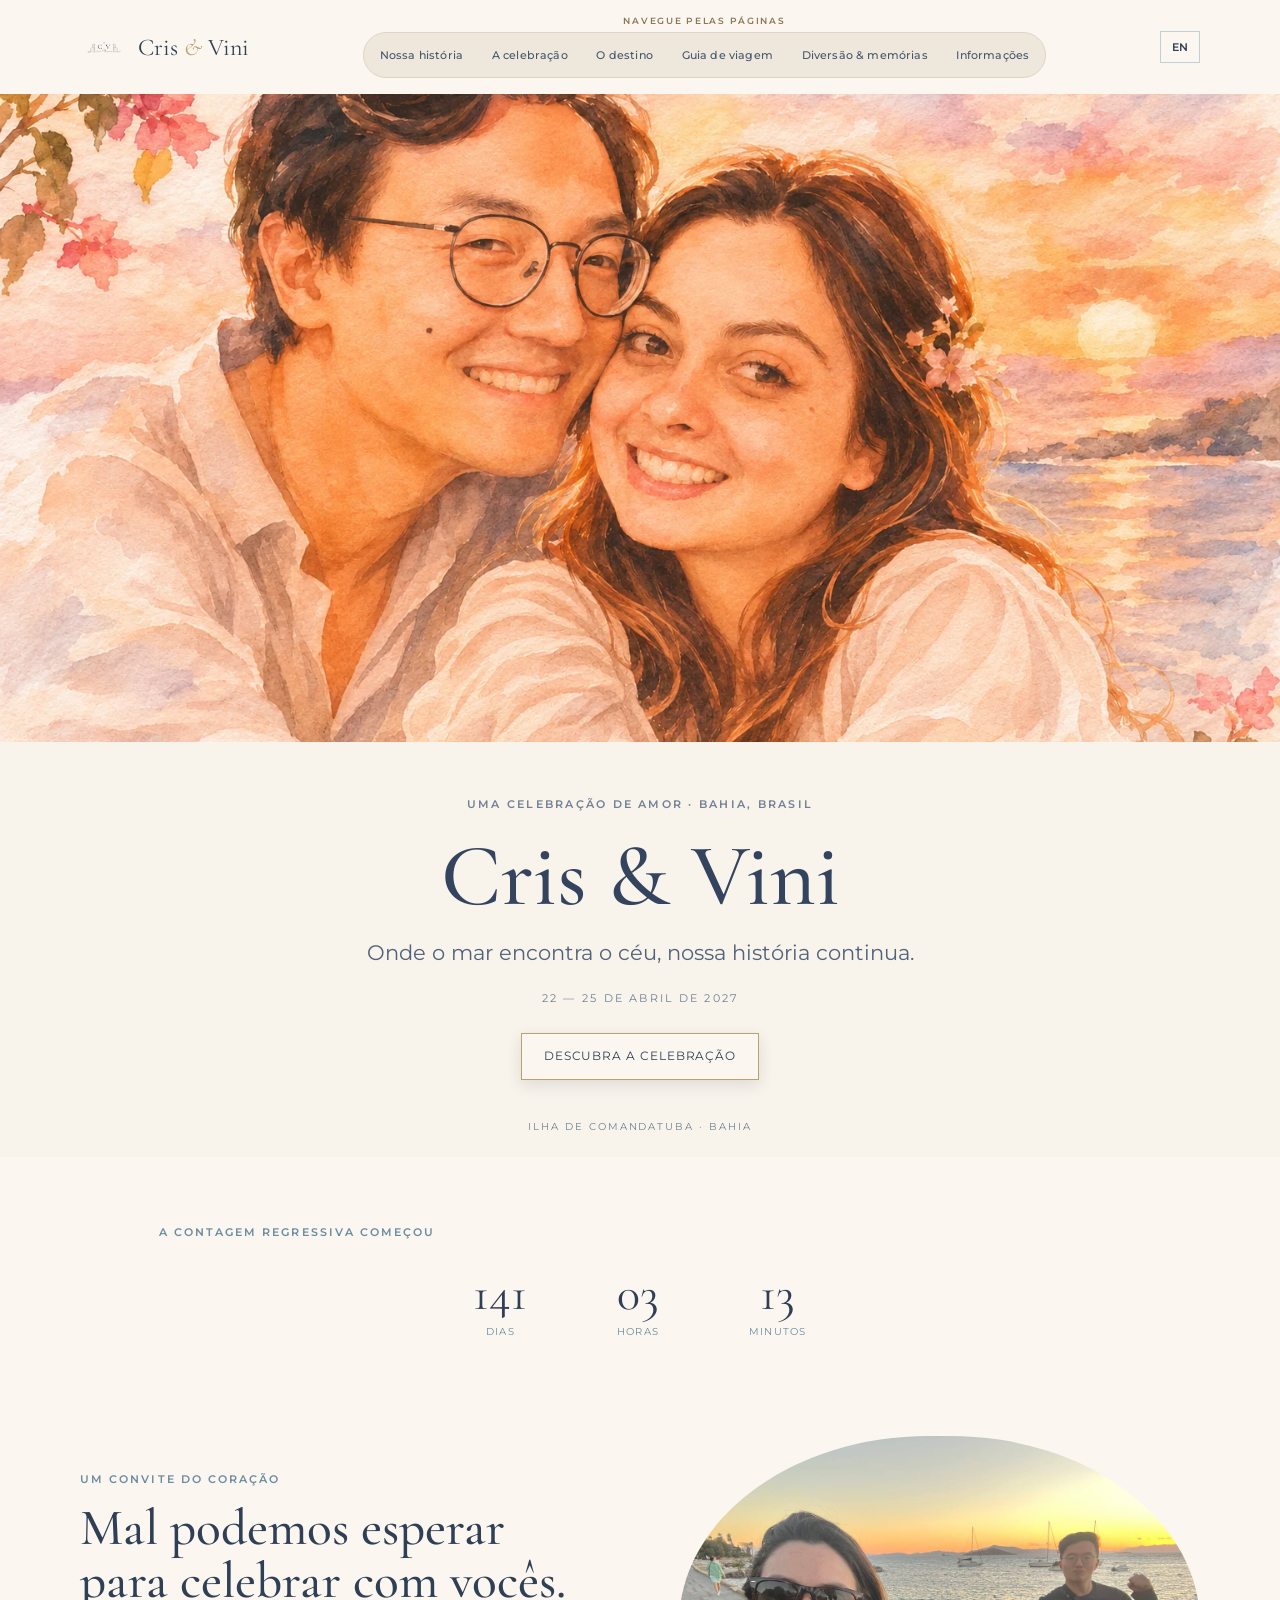
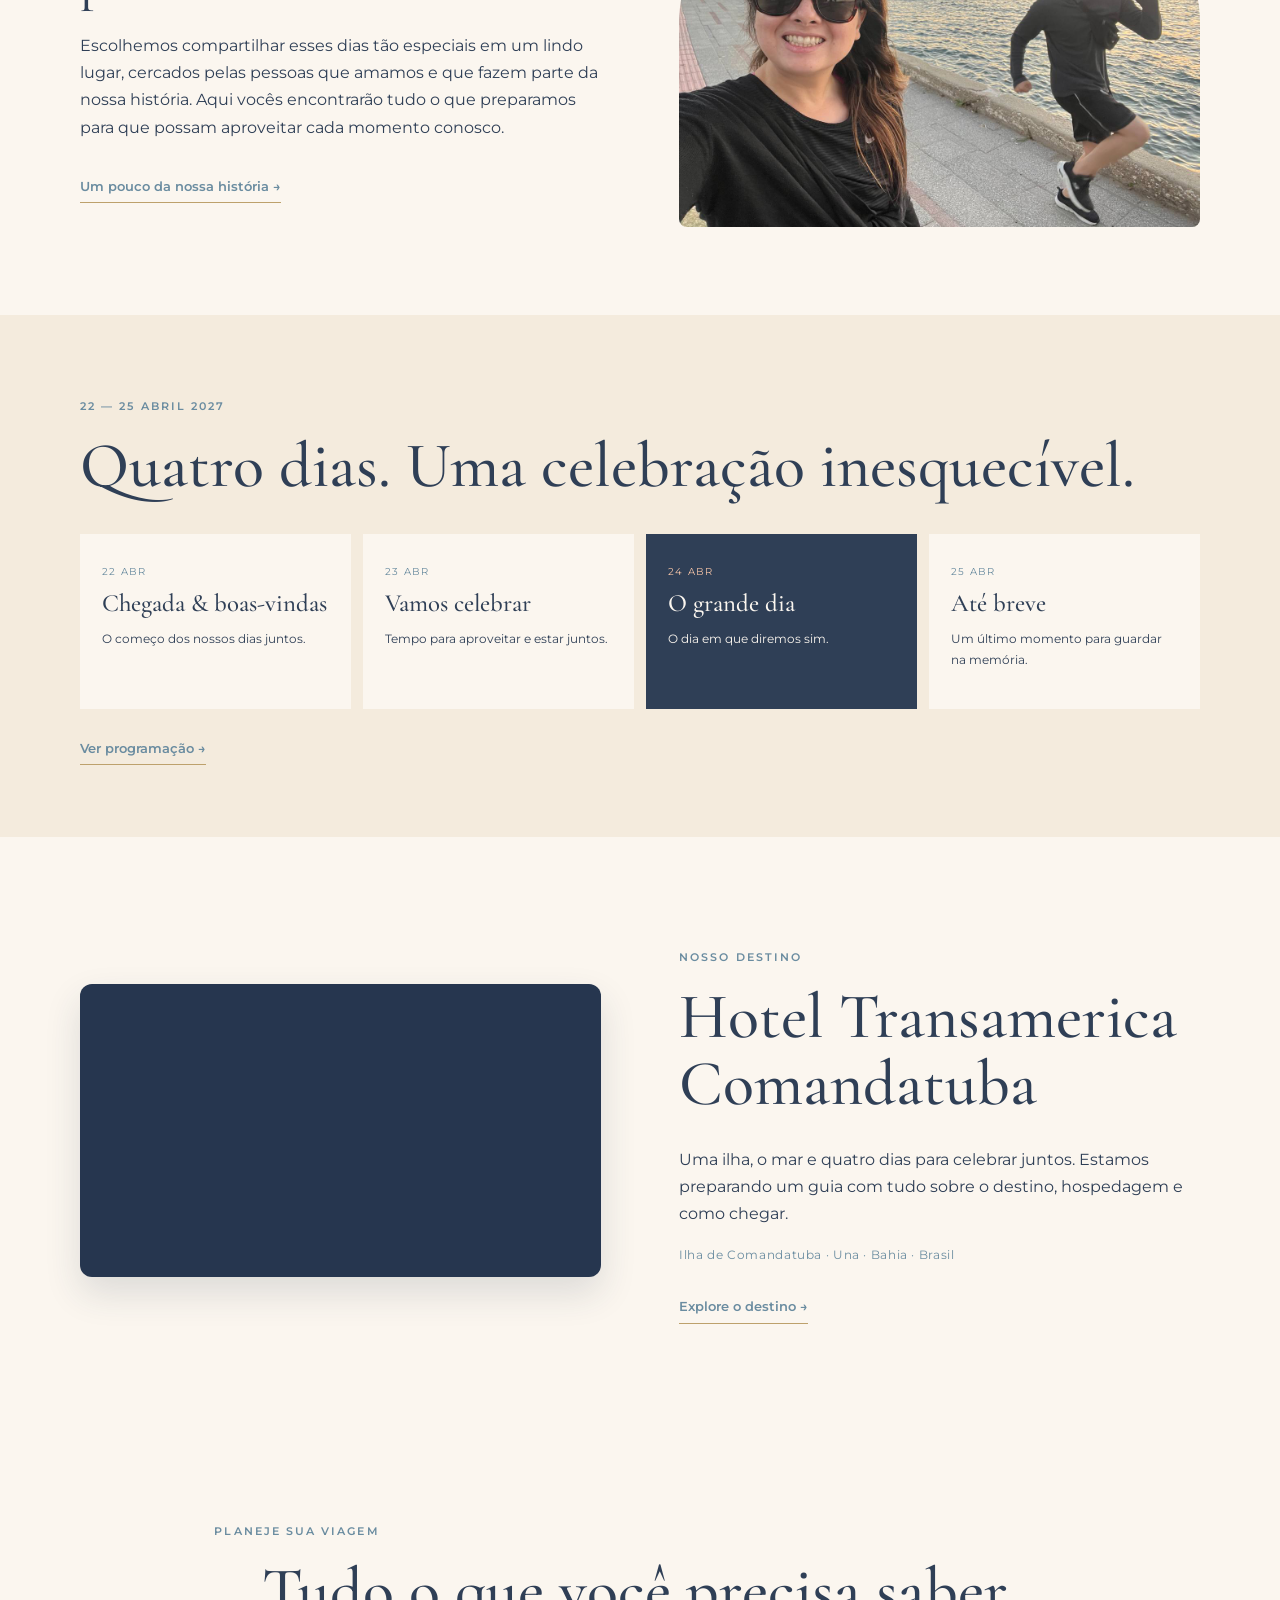
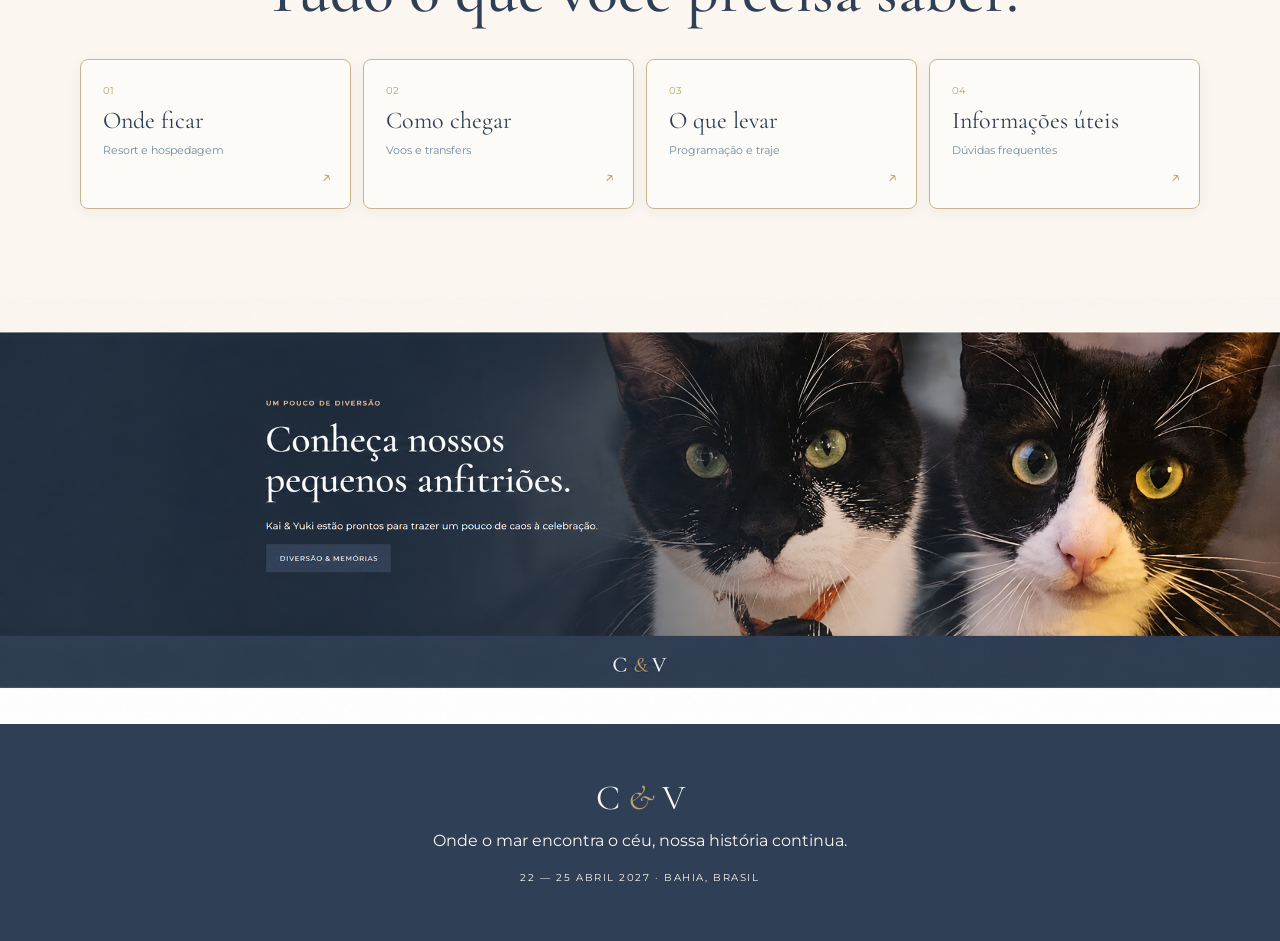
<file: index.html>
<!doctype html>
<html lang="pt-BR">
<head>
  <meta charset="utf-8">
  <meta name="viewport" content="width=device-width, initial-scale=1">
  <meta name="theme-color" content="#263b52">
  <meta name="description" content="Cris & Vini — nossa celebração em Comandatuba, Bahia, de 22 a 25 de abril de 2027.">
  <title>Cris & Vini — Nossa celebração</title>
  <link rel="preconnect" href="https://fonts.googleapis.com">
  <link rel="preconnect" href="https://fonts.gstatic.com" crossorigin>
  <link href="https://fonts.googleapis.com/css2?family=Cormorant+Garamond:wght@400;500;600;700&family=Montserrat:wght@300;400;500;600&display=swap" rel="stylesheet">
  <link rel="stylesheet" href="css/variables.css">
  <link rel="stylesheet" href="css/global.css">
  <link rel="stylesheet" href="css/navigation.css">
  <link rel="stylesheet" href="css/components.css">
  <link rel="stylesheet" href="css/responsive.css">
</head>
<body>
  <header class="site-header">
    <a class="brand" href="index.html" aria-label="Cris e Vini, início">
      <img src="assets/illustrations/monogram/wedding-monogram.png" alt="" class="brand-mark">
      <span>Cris <i>&</i> Vini</span>
    </a>
    <nav class="desktop-nav" aria-label="Navegação principal"><span class="nav-label" data-pt="NAVEGUE PELAS PÁGINAS" data-en="EXPLORE THE PAGES">NAVEGUE PELAS PÁGINAS</span><div class="nav-links">
      <a href="pages/our-story.html" data-pt="Nossa história" data-en="Our story">Nossa história</a>
      <a href="pages/celebration.html" data-pt="A celebração" data-en="The celebration">A celebração</a>
      <a href="pages/destination.html" data-pt="O destino" data-en="The destination">O destino</a>
      <a href="pages/travel-guide.html" data-pt="Guia de viagem" data-en="Travel guide">Guia de viagem</a>
      <a href="pages/fun-memories.html" data-pt="Diversão & memórias" data-en="Fun & memories">Diversão & memórias</a>
      <a href="pages/guest-information.html" data-pt="Informações" data-en="Guest information">Informações</a>
    </div></nav>
    <div class="header-actions">
      <button class="language-switch" id="languageSwitch" type="button" aria-label="Mudar idioma">EN</button>
      <button class="menu-toggle" id="menuToggle" type="button" aria-label="Abrir menu" aria-expanded="false">☰</button>
    </div>
  </header>

  <main>
    <section class="hero">
      <div class="hero-image" role="img" aria-label="Cris e Vini"></div>
      <div class="hero-shade"></div>
      <div class="hero-content">
        <p class="eyebrow" data-pt="UMA CELEBRAÇÃO DE AMOR · BAHIA, BRASIL" data-en="A CELEBRATION OF LOVE · BAHIA, BRAZIL">UMA CELEBRAÇÃO DE AMOR · BAHIA, BRASIL</p>
        <h1 data-pt="Cris & Vini" data-en="Cris & Vini">Cris & Vini</h1>
        <p class="tagline" data-pt="Onde o mar encontra o céu, nossa história continua." data-en="Where the sea meets the sky, our story continues.">Onde o mar encontra o céu, nossa história continua.</p>
        <p class="hero-date" data-pt="22 — 25 DE ABRIL DE 2027" data-en="22 — 25 APRIL 2027">22 — 25 DE ABRIL DE 2027</p>
        <a class="button button-light" href="pages/celebration.html" data-pt="Descubra a celebração" data-en="Discover the celebration">Descubra a celebração</a>
      </div>
      <div class="hero-bottom">ILHA DE COMANDATUBA · BAHIA</div>
    </section>

    <section class="countdown-section section-wrap">
      <p class="eyebrow" data-pt="A CONTAGEM REGRESSIVA COMEÇOU" data-en="THE COUNTDOWN HAS BEGUN">A CONTAGEM REGRESSIVA COMEÇOU</p>
      <div class="countdown" id="countdown" data-date="2027-04-24T17:00:00-03:00">
        <div><strong id="days">—</strong><span data-pt="dias" data-en="days">dias</span></div>
        <div><strong id="hours">—</strong><span data-pt="horas" data-en="hours">horas</span></div>
        <div><strong id="minutes">—</strong><span data-pt="minutos" data-en="minutes">minutos</span></div>
      </div>
    </section>

    <section class="intro-section section-wrap split">
      <div class="intro-copy">
        <p class="eyebrow" data-pt="UM CONVITE DO CORAÇÃO" data-en="A NOTE FROM THE HEART">UM CONVITE DO CORAÇÃO</p>
        <h2 data-pt="Mal podemos esperar para celebrar com vocês." data-en="We can't wait to celebrate with you.">Mal podemos esperar para celebrar com vocês.</h2>
        <p data-pt="Escolhemos compartilhar esses dias tão especiais em um lindo lugar, cercados pelas pessoas que amamos e que fazem parte da nossa história. Aqui vocês encontrarão tudo o que preparamos para que possam aproveitar cada momento conosco." data-en="We've chosen to share these special days in a place, surrounded by the people we love and who are part of our story. Here you'll find everything we've prepared to help you enjoy every moment with us.">Escolhemos compartilhar esses dias tão especiais em um lugar que amamos, cercados pelas pessoas que fazem parte da nossa história. Aqui vocês encontrarão tudo o que preparamos para que possam aproveitar cada momento conosco.</p>
        <a class="text-link" href="pages/our-story.html" data-pt="Um pouco da nossa história →" data-en="A little about our story →">Um pouco da nossa história →</a>
      </div>
      <img class="rounded-photo" src="assets/images/couple/our-story-together.jpg" alt="Cris e Vini juntos">
    </section>

    <section class="celebration-preview">
      <div class="section-wrap">
        <p class="eyebrow">22 — 25 ABRIL 2027</p>
        <h2 data-pt="Quatro dias. Uma celebração inesquecível." data-en="Four days. One unforgettable celebration.">Quatro dias. Uma celebração inesquecível.</h2>
        <div class="day-grid">
          <article class="day-card"><span>22 ABR</span><h3 data-pt="Chegada & boas-vindas" data-en="Arrival & welcome">Chegada & boas-vindas</h3><p data-pt="O começo dos nossos dias juntos." data-en="The beginning of our time together.">O começo dos nossos dias juntos.</p></article>
          <article class="day-card"><span>23 ABR</span><h3 data-pt="Vamos celebrar" data-en="Let's celebrate">Vamos celebrar</h3><p data-pt="Tempo para aproveitar e estar juntos." data-en="Time to enjoy the destination together.">Tempo para aproveitar e estar juntos.</p></article>
          <article class="day-card featured"><span>24 ABR</span><h3 data-pt="O grande dia" data-en="The wedding day">O grande dia</h3><p data-pt="O dia em que diremos sim." data-en="The day we say I do.">O dia em que diremos sim.</p></article>
          <article class="day-card"><span>25 ABR</span><h3 data-pt="Até breve" data-en="Until next time">Até breve</h3><p data-pt="Um último momento para guardar na memória." data-en="One last moment to remember.">Um último momento para guardar na memória.</p></article>
        </div>
        <a class="text-link" href="pages/celebration.html" data-pt="Ver programação →" data-en="See the programme →">Ver programação →</a>
      </div>
    </section>

    <section class="destination-preview section-wrap split">
      <div class="destination-video">
    <iframe
        src="https://www.youtube-nocookie.com/embed/KfftTH2ZF_k"
        title="Cris & Vini — Nosso destino"
        allow="accelerometer; autoplay; clipboard-write; encrypted-media; gyroscope; picture-in-picture; web-share"
        referrerpolicy="strict-origin-when-cross-origin"
        allowfullscreen>
    </iframe>
</div>
      <div>
        <p class="eyebrow" data-pt="NOSSO DESTINO" data-en="OUR DESTINATION">NOSSO DESTINO</p>
        <h2>Hotel Transamerica Comandatuba</h2>
        <p data-pt="Uma ilha, o mar e quatro dias para celebrar juntos. Estamos preparando um guia com tudo sobre o destino, hospedagem e como chegar." data-en="An island, the ocean and four days to celebrate together. We're preparing a guide to the destination, accommodation and how to get there.">Uma ilha, o mar e quatro dias para celebrar juntos. Estamos preparando um guia com tudo sobre o destino, hospedagem e como chegar.</p>
        <p class="location-line">Ilha de Comandatuba · Una · Bahia · Brasil</p>
        <a class="text-link" href="pages/destination.html" data-pt="Explore o destino →" data-en="Explore the destination →">Explore o destino →</a>
      </div>
    </section>

    <section class="quick-links section-wrap">
      <p class="eyebrow" data-pt="PLANEJE SUA VIAGEM" data-en="PLAN YOUR TRIP">PLANEJE SUA VIAGEM</p>
      <h2 data-pt="Tudo o que você precisa saber." data-en="Everything you need to know.">Tudo o que você precisa saber.</h2>
      <div class="link-grid">
        <a href="pages/destination.html"><span>01</span><b data-pt="Onde ficar" data-en="Where to stay">Onde ficar</b><small data-pt="Resort e hospedagem" data-en="Resort & accommodation">Resort e hospedagem</small></a>
        <a href="pages/travel-guide.html"><span>02</span><b data-pt="Como chegar" data-en="Getting there">Como chegar</b><small data-pt="Voos e transfers" data-en="Flights & transfers">Voos e transfers</small></a>
        <a href="pages/celebration.html"><span>03</span><b data-pt="O que levar" data-en="What to pack">O que levar</b><small data-pt="Programação e traje" data-en="Schedule & dress code">Programação e traje</small></a>
        <a href="pages/guest-information.html"><span>04</span><b data-pt="Informações úteis" data-en="Useful information">Informações úteis</b><small data-pt="Dúvidas frequentes" data-en="Frequently asked questions">Dúvidas frequentes</small></a>
      </div>
    </section>

<section class="memories-banner-image">
    <a href="pages/fun-memories.html"
       aria-label="Conheça Kai e Yuki e descubra nossas memórias">
        <img
            src="assets/images/kai-yuki-banner.png"
            alt="Kai e Yuki, nossos pequenos anfitriões, em um banner azul de casamento."
        >
    </a>
</section>

  <footer class="site-footer">
    <div class="footer-monogram">C <i>&</i> V</div>
    <p data-pt="Onde o mar encontra o céu, nossa história continua." data-en="Where the sea meets the sky, our story continues.">Onde o mar encontra o céu, nossa história continua.</p>
    <small>22 — 25 ABRIL 2027 · BAHIA, BRASIL</small>
  </footer>
  <script src="js/language.js"></script>
  <script src="js/navigation.js"></script>
  <script src="js/countdown.js"></script>
</body>
</html>
</file>
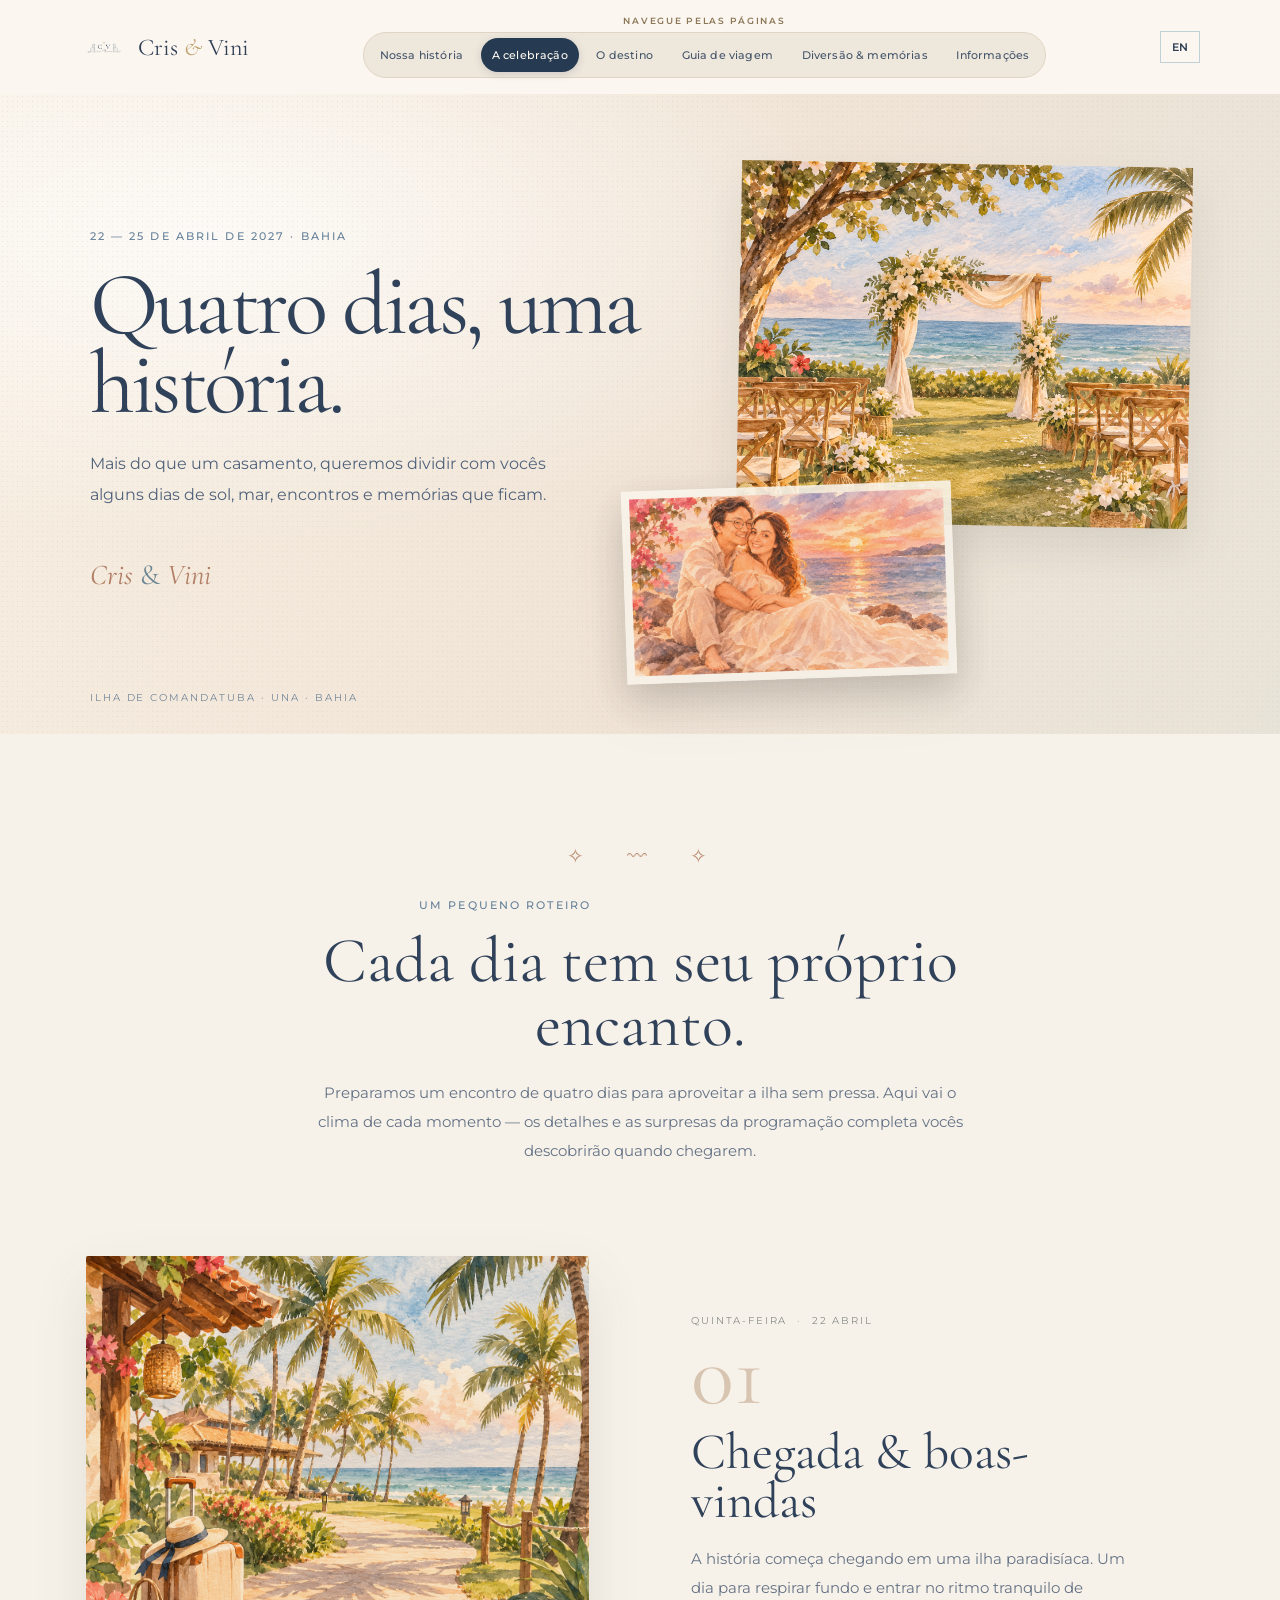
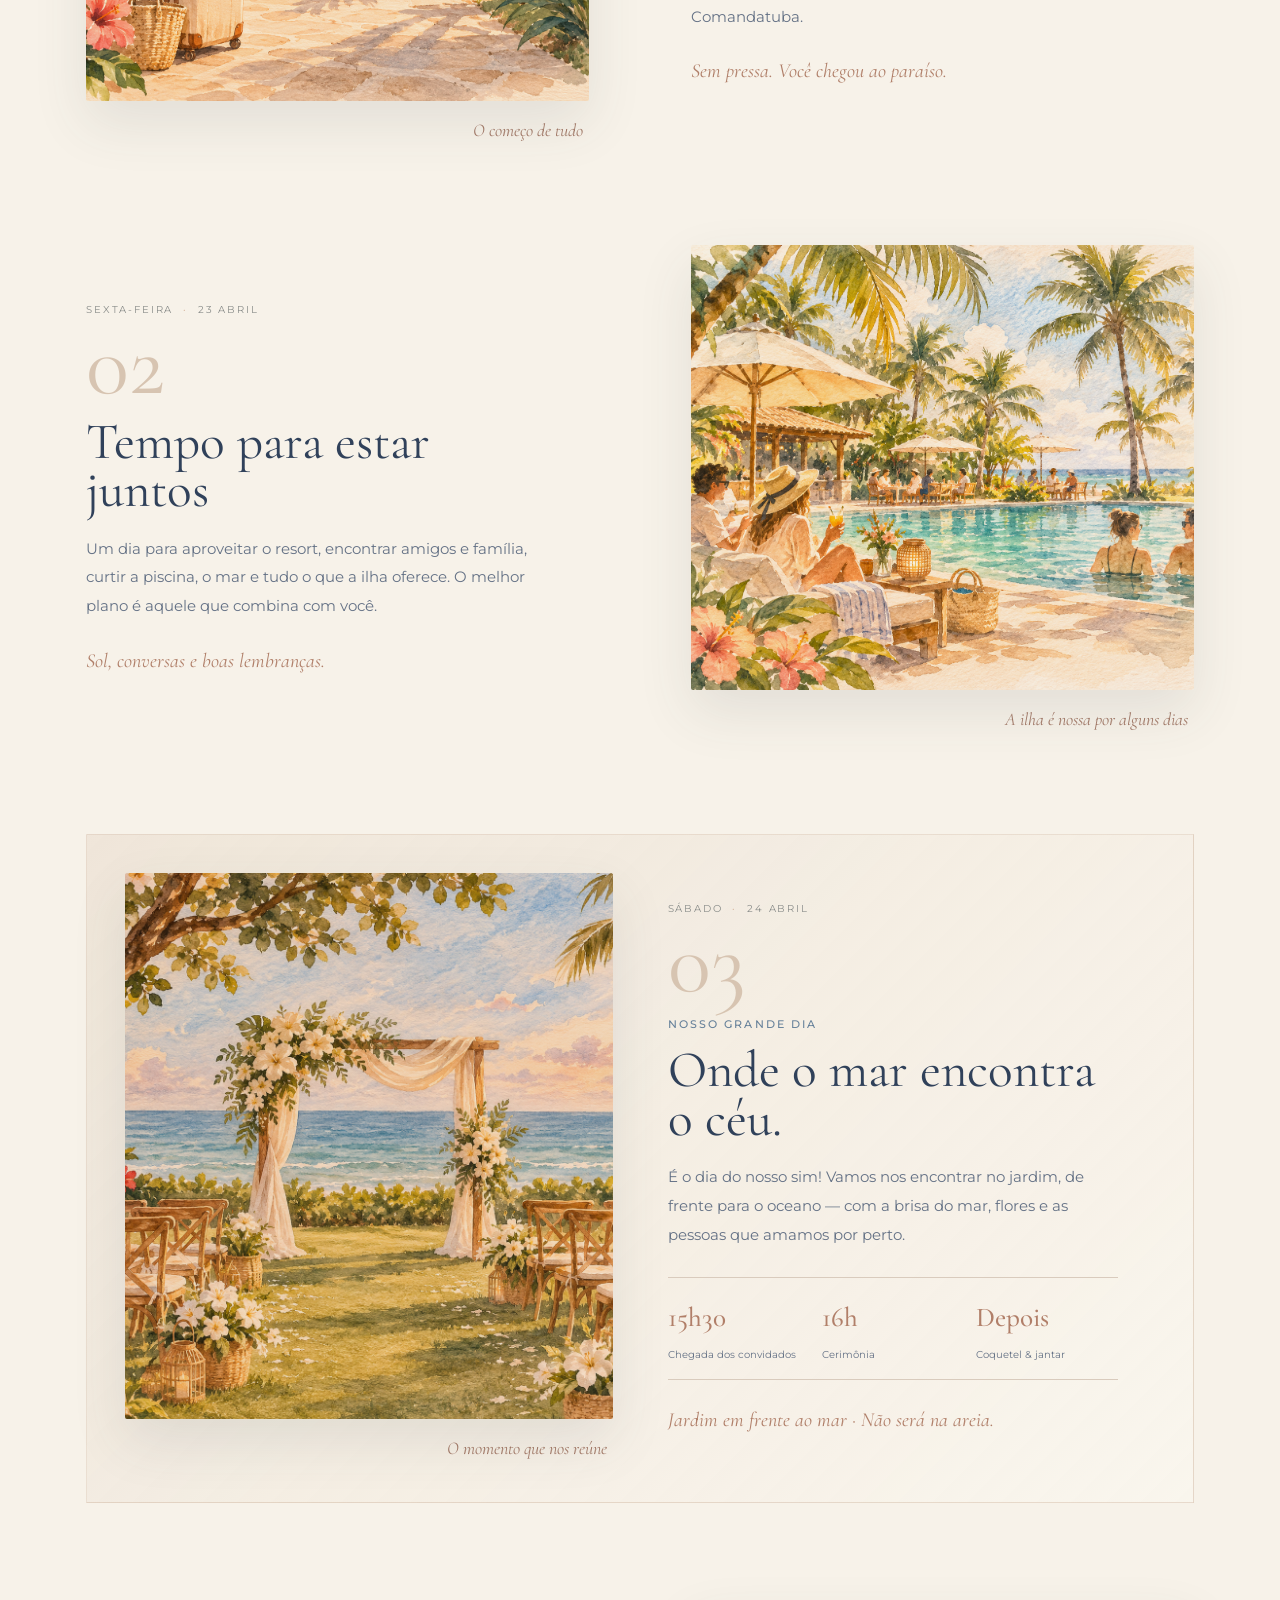
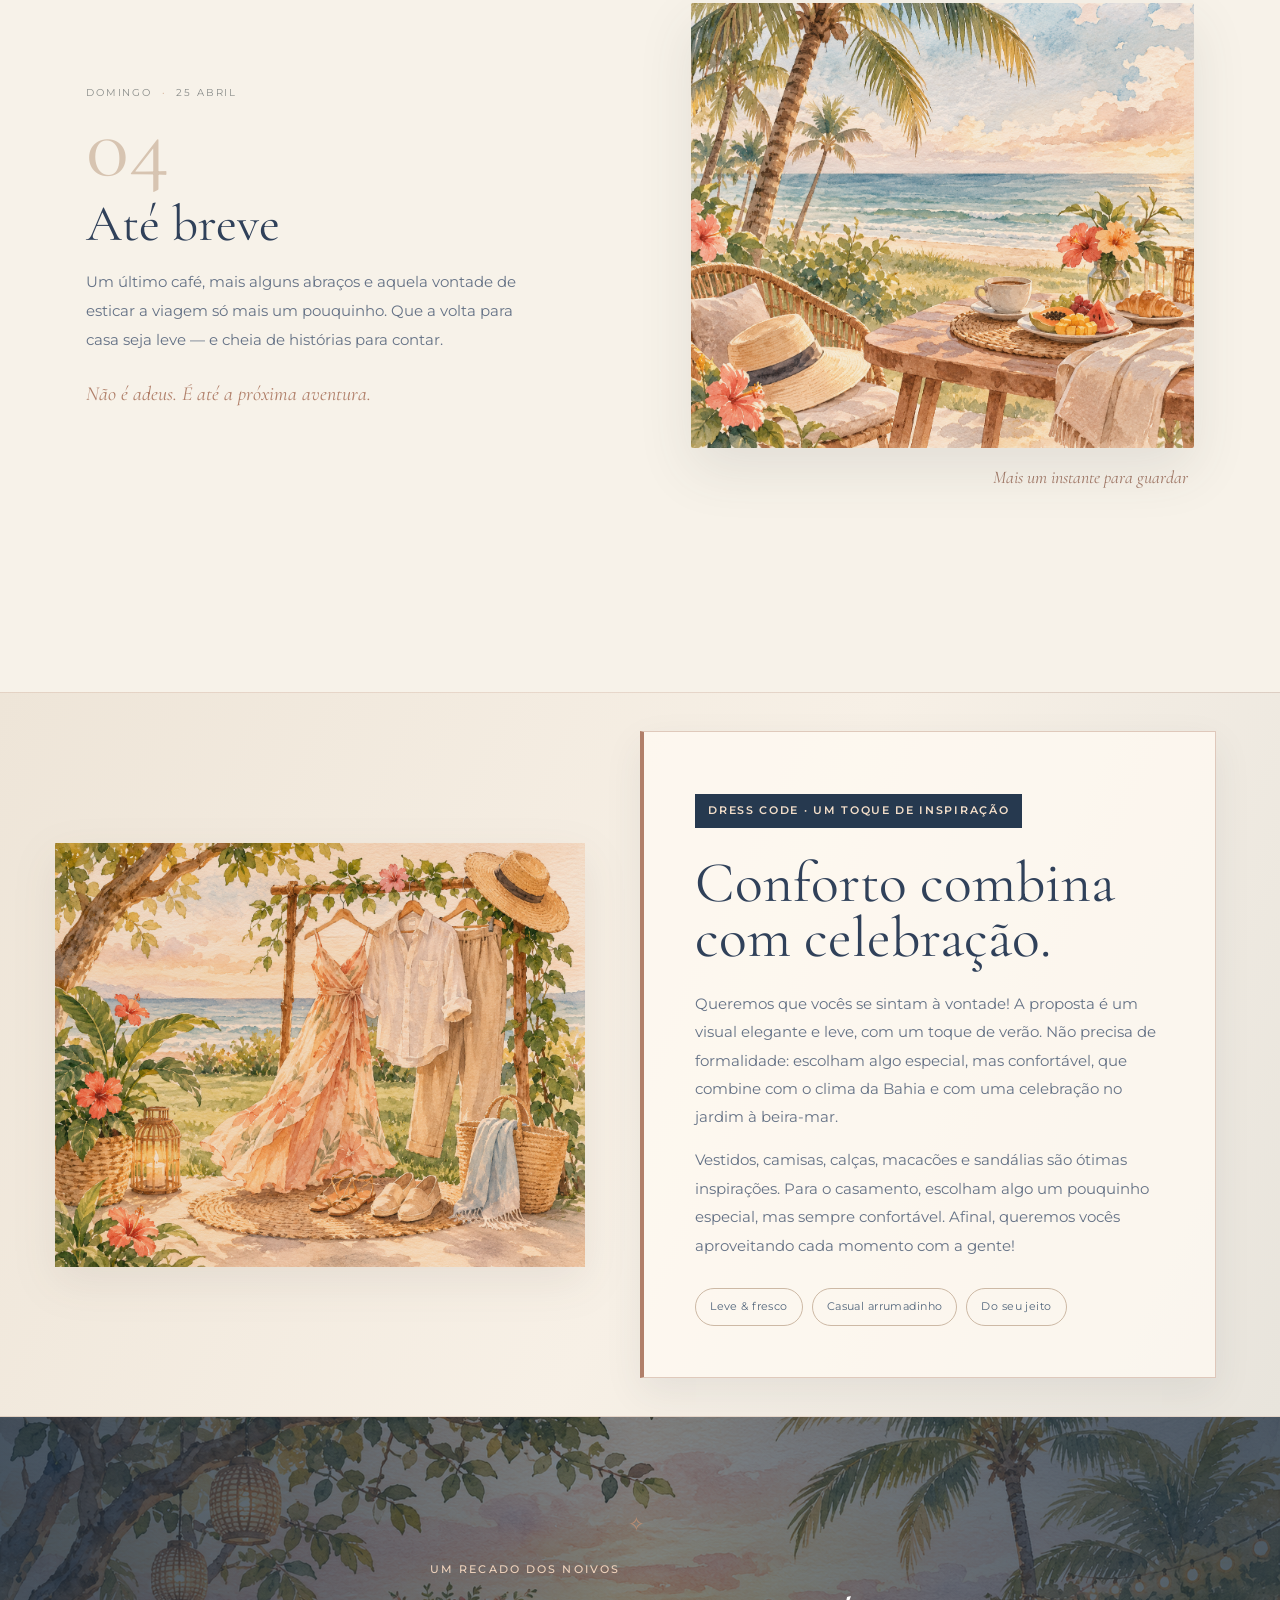
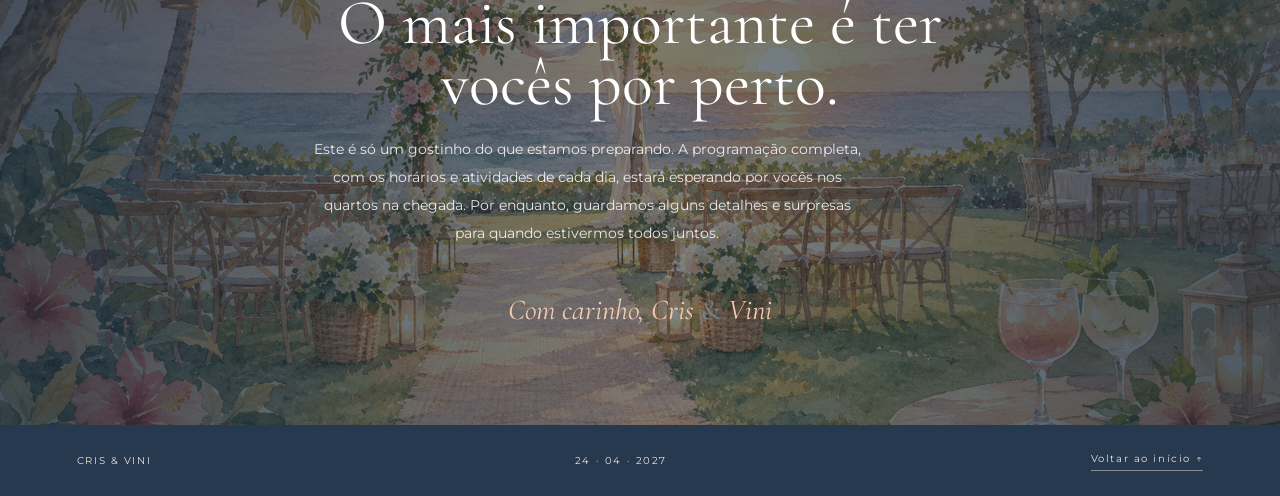
<file: pages/celebration.html>
<!doctype html>
<html lang="pt-BR">
<head>
  <meta charset="utf-8">
  <meta name="viewport" content="width=device-width, initial-scale=1">
  <meta name="theme-color" content="#f4ecdf">
  <meta name="description" content="Quatro dias para celebrar juntos na Ilha de Comandatuba. Cris & Vini, abril de 2027.">
  <title>A celebração | Cris & Vini</title>
  <link rel="preconnect" href="https://fonts.googleapis.com">
  <link rel="preconnect" href="https://fonts.gstatic.com" crossorigin>
  <link href="https://fonts.googleapis.com/css2?family=Cormorant+Garamond:wght@400;500;600;700&family=Montserrat:wght@300;400;500;600&display=swap" rel="stylesheet">
  <link rel="stylesheet" href="../css/variables.css">
  <link rel="stylesheet" href="../css/global.css">
  <link rel="stylesheet" href="../css/navigation.css">
  <link rel="stylesheet" href="../css/components.css">
  <link rel="stylesheet" href="../css/responsive.css">
  <link rel="stylesheet" href="../css/celebration.css">
</head>
<body>
<header class="site-header">
  <a class="brand" href="../index.html" aria-label="Cris e Vini, início">
    <img src="../assets/illustrations/monogram/wedding-monogram.png" alt="" class="brand-mark">
    <span>Cris <i>&</i> Vini</span>
  </a>
  <nav class="desktop-nav" aria-label="Navegação principal"><span class="nav-label" data-pt="NAVEGUE PELAS PÁGINAS" data-en="EXPLORE THE PAGES">NAVEGUE PELAS PÁGINAS</span><div class="nav-links">
    <a href="our-story.html" data-pt="Nossa história" data-en="Our story">Nossa história</a>
    <a href="celebration.html" aria-current="page" data-pt="A celebração" data-en="The celebration">A celebração</a>
    <a href="destination.html" data-pt="O destino" data-en="The destination">O destino</a>
    <a href="travel-guide.html" data-pt="Guia de viagem" data-en="Travel guide">Guia de viagem</a>
    <a href="fun-memories.html" data-pt="Diversão & memórias" data-en="Fun & memories">Diversão & memórias</a>
    <a href="guest-information.html" data-pt="Informações" data-en="Guest information">Informações</a>
  </div></nav>
  <div class="header-actions">
    <button class="language-switch" id="languageSwitch" type="button" aria-label="Mudar idioma">EN</button>
    <button class="menu-toggle" id="menuToggle" type="button" aria-label="Abrir menu" aria-expanded="false">☰</button>
  </div>
</header>

<main class="celebration-page">
  <section class="celebration-hero">
    <div class="hero-wash"></div>
    <div class="celebration-hero-copy">
      <p class="eyebrow" data-pt="22 — 25 DE ABRIL DE 2027 · BAHIA" data-en="22 — 25 APRIL 2027 · BAHIA">22 — 25 DE ABRIL DE 2027 · BAHIA</p>
      <h1 data-pt="Quatro dias, uma história." data-en="Four days, one story.">Quatro dias, uma história.</h1>
      <p data-pt="Mais do que um casamento, queremos dividir com vocês alguns dias de sol, mar, encontros e memórias que ficam." data-en="More than a wedding, we want to share a few days of sunshine, ocean air, reunions and memories that stay with us.">Mais do que um casamento, queremos dividir com vocês alguns dias de sol, mar, encontros e memórias que ficam.</p>
      <span class="hero-signature">Cris <i>&</i> Vini</span>
    </div>
    <div class="hero-art" aria-label="Cris e Vini e o cenário da cerimônia">
      <figure class="hero-art-ceremony">
        <img src="../assets/images/Cerimonia/day-wedding-watercolor.png" alt="Ilustração em aquarela do jardim onde será realizada a cerimônia, diante do oceano">
      </figure>
      <figure class="hero-art-couple">
        <img src="../assets/images/couple/casal.png" alt="Cris e Vini juntos à beira-mar ao pôr do sol, em uma ilustração em aquarela">
        
      </figure>
    </div>
    <div class="hero-bottom-note" data-pt="ILHA DE COMANDATUBA · UNA · BAHIA" data-en="COMANDATUBA ISLAND · UNA · BAHIA">ILHA DE COMANDATUBA · UNA · BAHIA</div>
  </section>

  <section class="welcome-note">
    <span class="ornament">✧ &nbsp; 〰 &nbsp; ✧</span>
    <p class="eyebrow" data-pt="UM PEQUENO ROTEIRO" data-en="A LITTLE OVERVIEW">UM PEQUENO ROTEIRO</p>
    <h2 data-pt="Cada dia tem seu próprio encanto." data-en="Every day has its own little magic.">Cada dia tem seu próprio encanto.</h2>
    <p data-pt="Preparamos um encontro de quatro dias para aproveitar a ilha sem pressa. Aqui vai o clima de cada momento — os detalhes e as surpresas da programação completa vocês descobrirão quando chegarem." data-en="We have planned four days to enjoy the island at an easy pace. Here is the feeling of each day — the details and little surprises of the full programme will be waiting for you when you arrive.">Preparamos um encontro de quatro dias para aproveitar a ilha sem pressa. Aqui vai o clima de cada momento — os detalhes e as surpresas da programação completa vocês descobrirão quando chegarem.</p>
  </section>

  <section class="days-story" aria-label="Os quatro dias da celebração">
    <article class="day-story day-left">
      <div class="day-art">
        <img src="../assets/images/Cerimonia/day-arrival-watercolor.png" alt="Ilustração em aquarela de uma mala em um caminho tropical que leva ao mar" loading="lazy">
        <span class="art-caption" data-pt="O começo de tudo" data-en="Where it all begins">O começo de tudo</span>
      </div>
      <div class="day-copy">
        <p class="day-date">QUINTA-FEIRA <span>·</span> 22 ABRIL</p>
        <p class="day-number">01</p>
        <h2 data-pt="Chegada & boas-vindas" data-en="Arrival & welcome">Chegada & boas-vindas</h2>
        <p data-pt="A história começa chegando em uma ilha paradisíaca. Um dia para respirar fundo e entrar no ritmo tranquilo de Comandatuba." data-en="Our story begins as we arrive on a paradise island. A day to take a deep breath and ease into the tranquil rhythm of Comandatuba.">A história começa chegando em uma ilha paradisíaca. Um dia para respirar fundo e entrar no ritmo tranquilo de Comandatuba.</p>
        <span class="little-note" data-pt="Sem pressa. Você chegou ao paraíso." data-en="No rush. You've arrived in paradise.">Sem pressa. Você chegou ao paraíso.</span>
      </div>
    </article>

    <article class="day-story day-right">
      <div class="day-copy">
        <p class="day-date">SEXTA-FEIRA <span>·</span> 23 ABRIL</p>
        <p class="day-number">02</p>
        <h2 data-pt="Tempo para estar juntos" data-en="Time to be together">Tempo para estar juntos</h2>
        <p data-pt="Um dia para aproveitar o resort, encontrar amigos e família, curtir a piscina, o mar e tudo o que a ilha oferece. O melhor plano é aquele que combina com você." data-en="A day to enjoy the resort, catch up with friends and family, and make the most of the pool, the sea and everything the island has to offer. The best plan is the one that feels right to you.">Um dia para aproveitar o resort, encontrar amigos e família, curtir a piscina, o mar e tudo o que a ilha oferece. O melhor plano é aquele que combina com você.</p>
        <span class="little-note" data-pt="Sol, conversas e boas lembranças." data-en="Sunshine, conversations and lovely memories.">Sol, conversas e boas lembranças.</span>
      </div>
      <div class="day-art">
        <img src="../assets/images/Cerimonia/day-together-watercolor.png" alt="Ilustração em aquarela de hóspedes aproveitando a piscina tropical do resort" loading="lazy">
        <span class="art-caption" data-pt="A ilha é nossa por alguns dias" data-en="The island is ours for a little while">A ilha é nossa por alguns dias</span>
      </div>
    </article>

    <article class="day-story day-left wedding-day">
      <div class="day-art">
        <img src="../assets/images/Cerimonia/day-wedding-watercolor.png" alt="Cerimônia de casamento no jardim diante do oceano ao pôr do sol" loading="lazy">
        <span class="art-caption" data-pt="O momento que nos reúne" data-en="The moment that brings us together">O momento que nos reúne</span>
      </div>
      <div class="day-copy">
        <p class="day-date">SÁBADO <span>·</span> 24 ABRIL</p>
        <p class="day-number">03</p>
        <p class="eyebrow" data-pt="NOSSO GRANDE DIA" data-en="OUR WEDDING DAY">NOSSO GRANDE DIA</p>
        <h2 data-pt="Onde o mar encontra o céu." data-en="Where the sea meets the sky.">Onde o mar encontra o céu.</h2>
        <p data-pt="É o dia do nosso sim! Vamos nos encontrar no jardim, de frente para o oceano — com a brisa do mar, flores e as pessoas que amamos por perto." data-en="It is the day we say I do! We will gather in the garden overlooking the ocean, with the sea breeze, flowers and the people we love around us.">É o dia do nosso sim! Vamos nos encontrar no jardim, de frente para o oceano — com a brisa do mar, flores e as pessoas que amamos por perto.</p>
        <div class="ceremony-details">
          <div><strong>15h30</strong><span data-pt="Chegada dos convidados" data-en="Guest arrival">Chegada dos convidados</span></div>
          <div><strong>16h</strong><span data-pt="Cerimônia" data-en="Ceremony">Cerimônia</span></div>
          <div><strong>Depois</strong><span data-pt="Coquetel & jantar" data-en="Cocktail & dinner">Coquetel & jantar</span></div>
        </div>
        <span class="little-note" data-pt="Jardim em frente ao mar · Não será na areia." data-en="Garden overlooking the ocean · Not on the sand.">Jardim em frente ao mar · Não será na areia.</span>
      </div>
    </article>

    <article class="day-story day-right">
      <div class="day-copy">
        <p class="day-date">DOMINGO <span>·</span> 25 ABRIL</p>
        <p class="day-number">04</p>
        <h2 data-pt="Até breve" data-en="Until next time">Até breve</h2>
        <p data-pt="Um último café, mais alguns abraços e aquela vontade de esticar a viagem só mais um pouquinho. Que a volta para casa seja leve — e cheia de histórias para contar." data-en="One last coffee, a few more hugs and that familiar wish to make the trip last just a little longer. May your journey home be easy, with plenty of stories to tell.">Um último café, mais alguns abraços e aquela vontade de esticar a viagem só mais um pouquinho. Que a volta para casa seja leve — e cheia de histórias para contar.</p>
        <span class="little-note" data-pt="Não é adeus. É até a próxima aventura." data-en="Not goodbye. Just until the next adventure.">Não é adeus. É até a próxima aventura.</span>
      </div>
      <div class="day-art">
        <img src="../assets/images/Cerimonia/day-farewell-watercolor.png" alt="Café da manhã tropical à beira-mar em aquarela" loading="lazy">
        <span class="art-caption" data-pt="Mais um instante para guardar" data-en="One more moment to keep">Mais um instante para guardar</span>
      </div>
    </article>
  </section>

  <section class="dress-code-section">
    <div class="dress-code-image">
      <img src="../assets/images/Cerimonia/dress-code-watercolor.png" alt="Inspiração de roupas leves de verão em aquarela" loading="lazy">
    </div>
    <div class="dress-code-copy">
      <p class="eyebrow" data-pt="DRESS CODE · UM TOQUE DE INSPIRAÇÃO" data-en="DRESS CODE · A LITTLE STYLE INSPIRATION">DRESS CODE · UM TOQUE DE INSPIRAÇÃO</p>
      <h2 data-pt="Conforto combina com celebração." data-en="Comfort is always in style.">Conforto combina com celebração.</h2>
      <p data-pt="Queremos que vocês se sintam à vontade! A proposta é um visual elegante e leve, com um toque de verão. Não precisa de formalidade: escolham algo especial, mas confortável, que combine com o clima da Bahia e com uma celebração no jardim à beira-mar." data-en="We want everyone to feel comfortable! The idea is an elegant, relaxed look with a touch of summer. No need for anything too formal: choose something special yet comfortable, suited to Bahia’s climate and a garden celebration by the sea.">Queremos que vocês se sintam à vontade! A proposta é um visual elegante e leve, com um toque de verão. Não precisa de formalidade: escolham algo especial, mas confortável, que combine com o clima da Bahia e com uma celebração no jardim à beira-mar.</p>
      <p data-pt="Vestidos, camisas, calças, macacões e sandálias são ótimas inspirações. Para o casamento, escolham algo um pouquinho especial, mas sempre confortável. Afinal, queremos vocês aproveitando cada momento com a gente!" data-en="Dresses, shirts, trousers, jumpsuits and sandals are all lovely options. For the wedding, choose something a little special, but always comfortable. Above all, we want you to enjoy every moment with us!">Vestidos, camisas, calças, macacões e sandálias são ótimas inspirações. Para o casamento, escolham algo um pouquinho especial, mas sempre confortável. Afinal, queremos vocês aproveitando cada momento com a gente!</p>
      <div class="style-chips">
        <span data-pt="Leve & fresco" data-en="Light & breathable">Leve & fresco</span>
        <span data-pt="Casual arrumadinho" data-en="Relaxed & polished">Casual arrumadinho</span>
        <span data-pt="Do seu jeito" data-en="Your own style">Do seu jeito</span>
      </div>
    </div>
  </section>

  <section class="final-note">
    <img src="../assets/images/Cerimonia/celebration-evening-watercolor.png" alt="Jardim de casamento iluminado ao pôr do sol diante do oceano" loading="lazy">
    <div class="final-note-overlay"></div>
    <div class="final-note-copy">
      <span class="ornament">✧</span>
      <p class="eyebrow" data-pt="UM RECADO DOS NOIVOS" data-en="A NOTE FROM THE COUPLE">UM RECADO DOS NOIVOS</p>
      <h2 data-pt="O mais importante é ter vocês por perto." data-en="The most important thing is having you with us.">O mais importante é ter vocês por perto.</h2>
      <p data-pt="Este é só um gostinho do que estamos preparando. A programação completa, com os horários e atividades de cada dia, estará esperando por vocês nos quartos na chegada. Por enquanto, guardamos alguns detalhes e surpresas para quando estivermos todos juntos." data-en="This is just a little taste of what we are preparing. The full programme, with each day's times and activities, will be waiting in your rooms when you arrive. For now, we are saving a few details and surprises for when we are all together.">Este é só um gostinho do que estamos preparando. A programação completa, com os horários e atividades de cada dia, estará esperando por vocês nos quartos na chegada. Por enquanto, guardamos alguns detalhes e surpresas para quando estivermos todos juntos.</p>
      <span class="hero-signature">Com carinho, Cris <i>&</i> Vini</span>
    </div>
  </section>
</main>

<footer class="celebration-footer">
  <span>CRIS & VINI</span>
  <span>24 · 04 · 2027</span>
  <a href="../index.html" data-pt="Voltar ao início ↑" data-en="Back to home ↑">Voltar ao início ↑</a>
</footer>

<script src="../js/language.js"></script>
<script src="../js/navigation.js"></script>
</body>
</html>
</file>
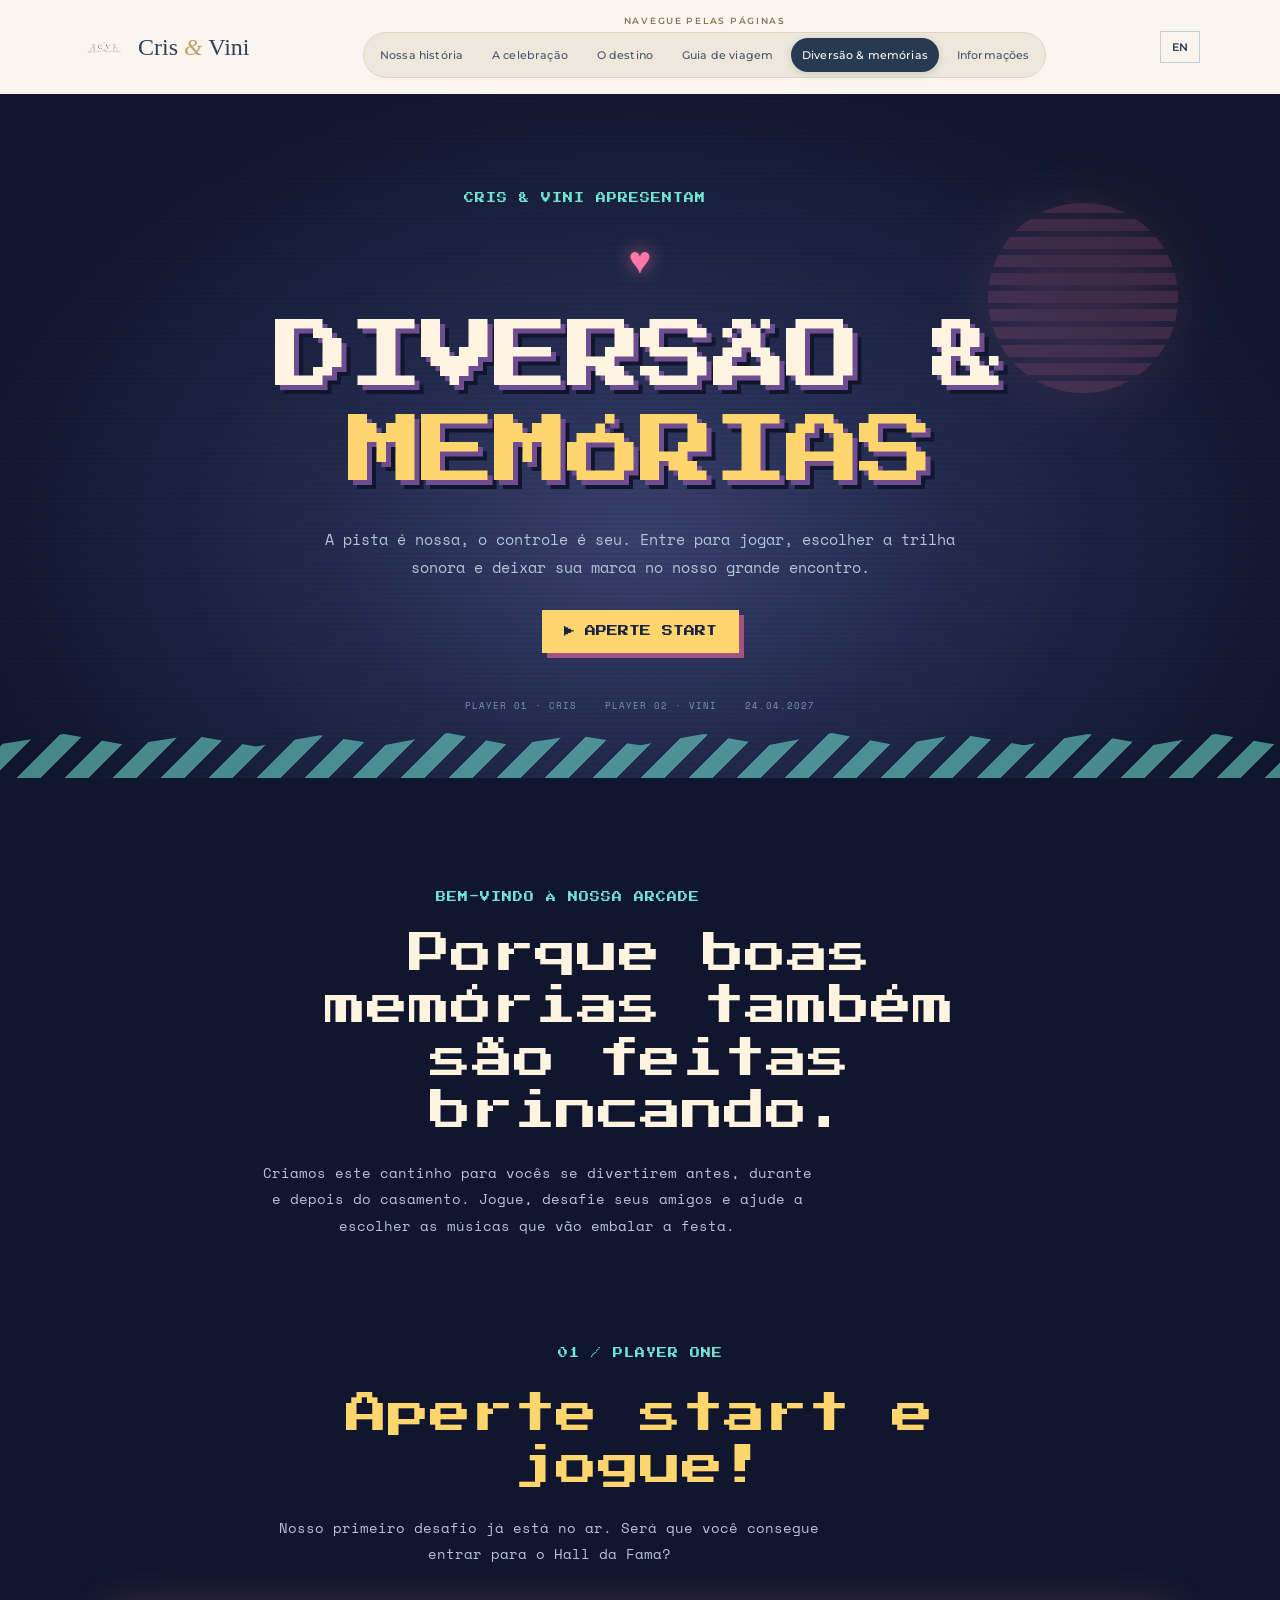
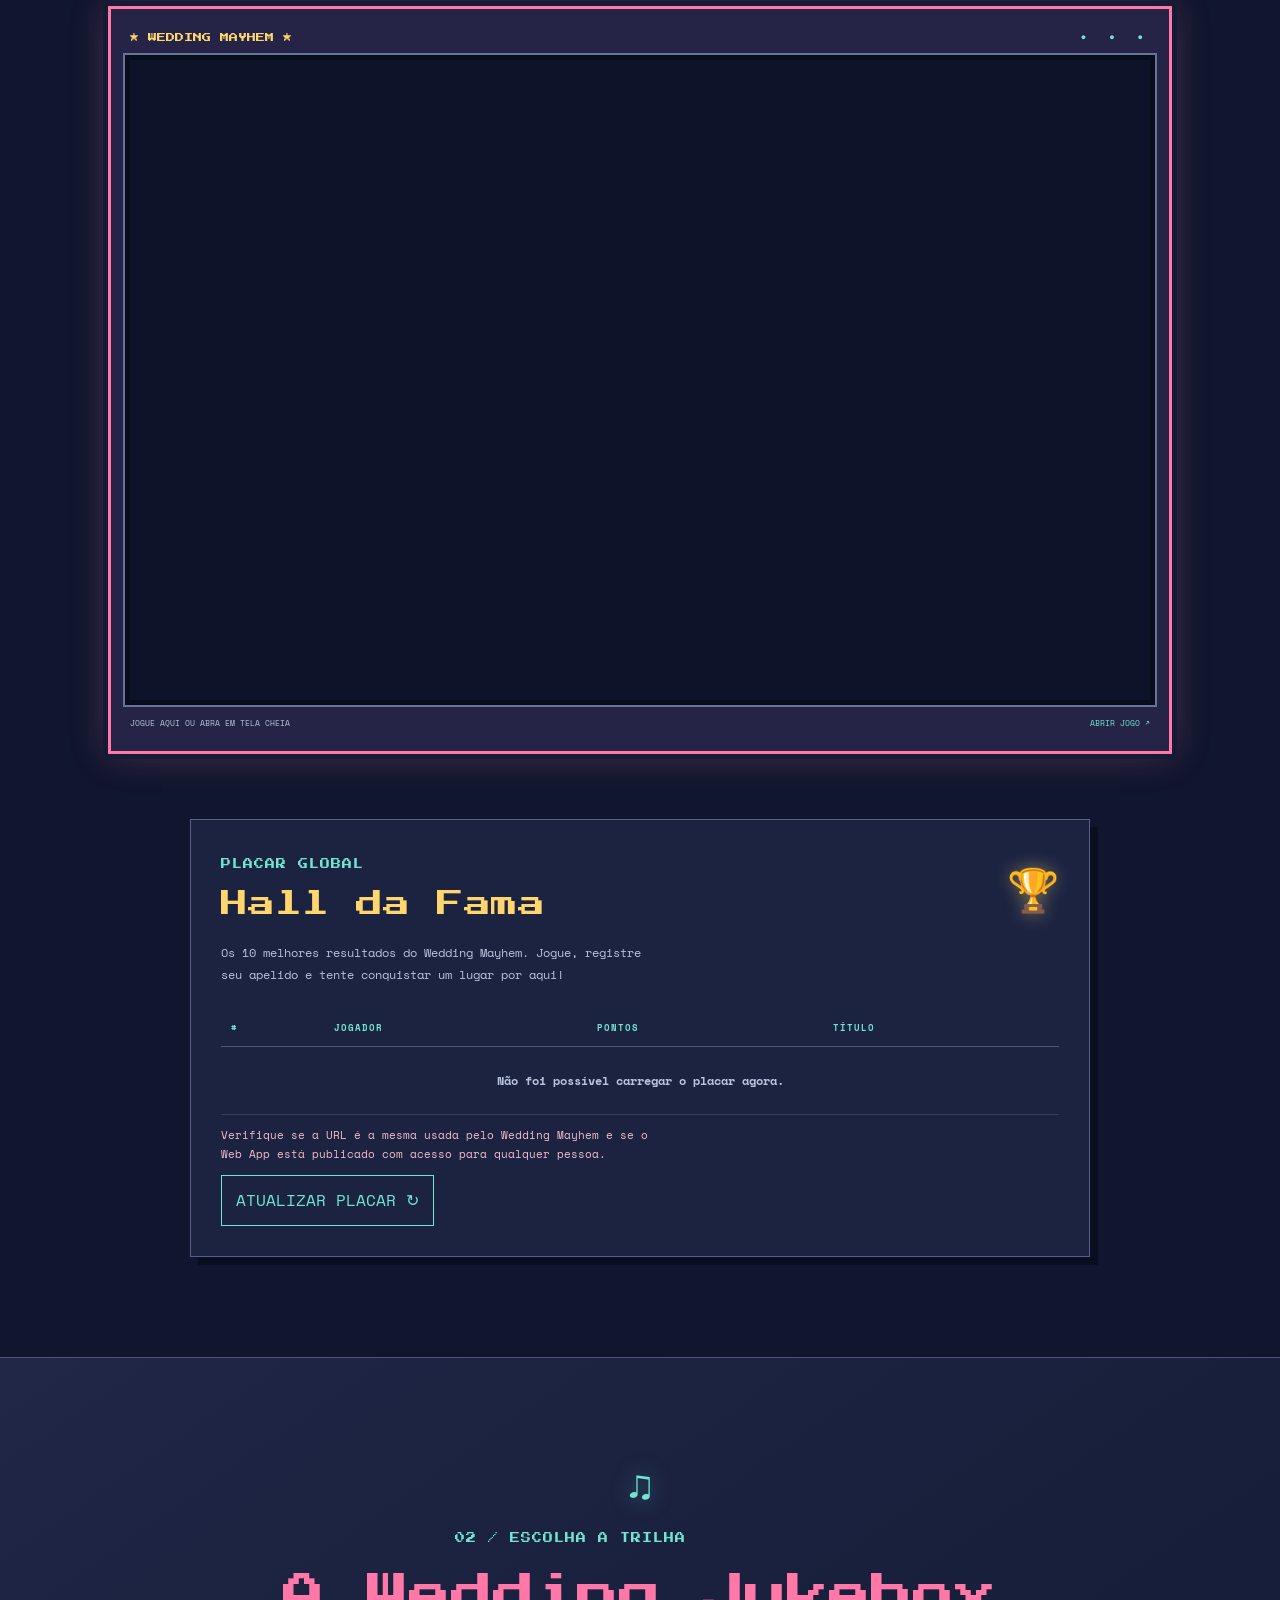
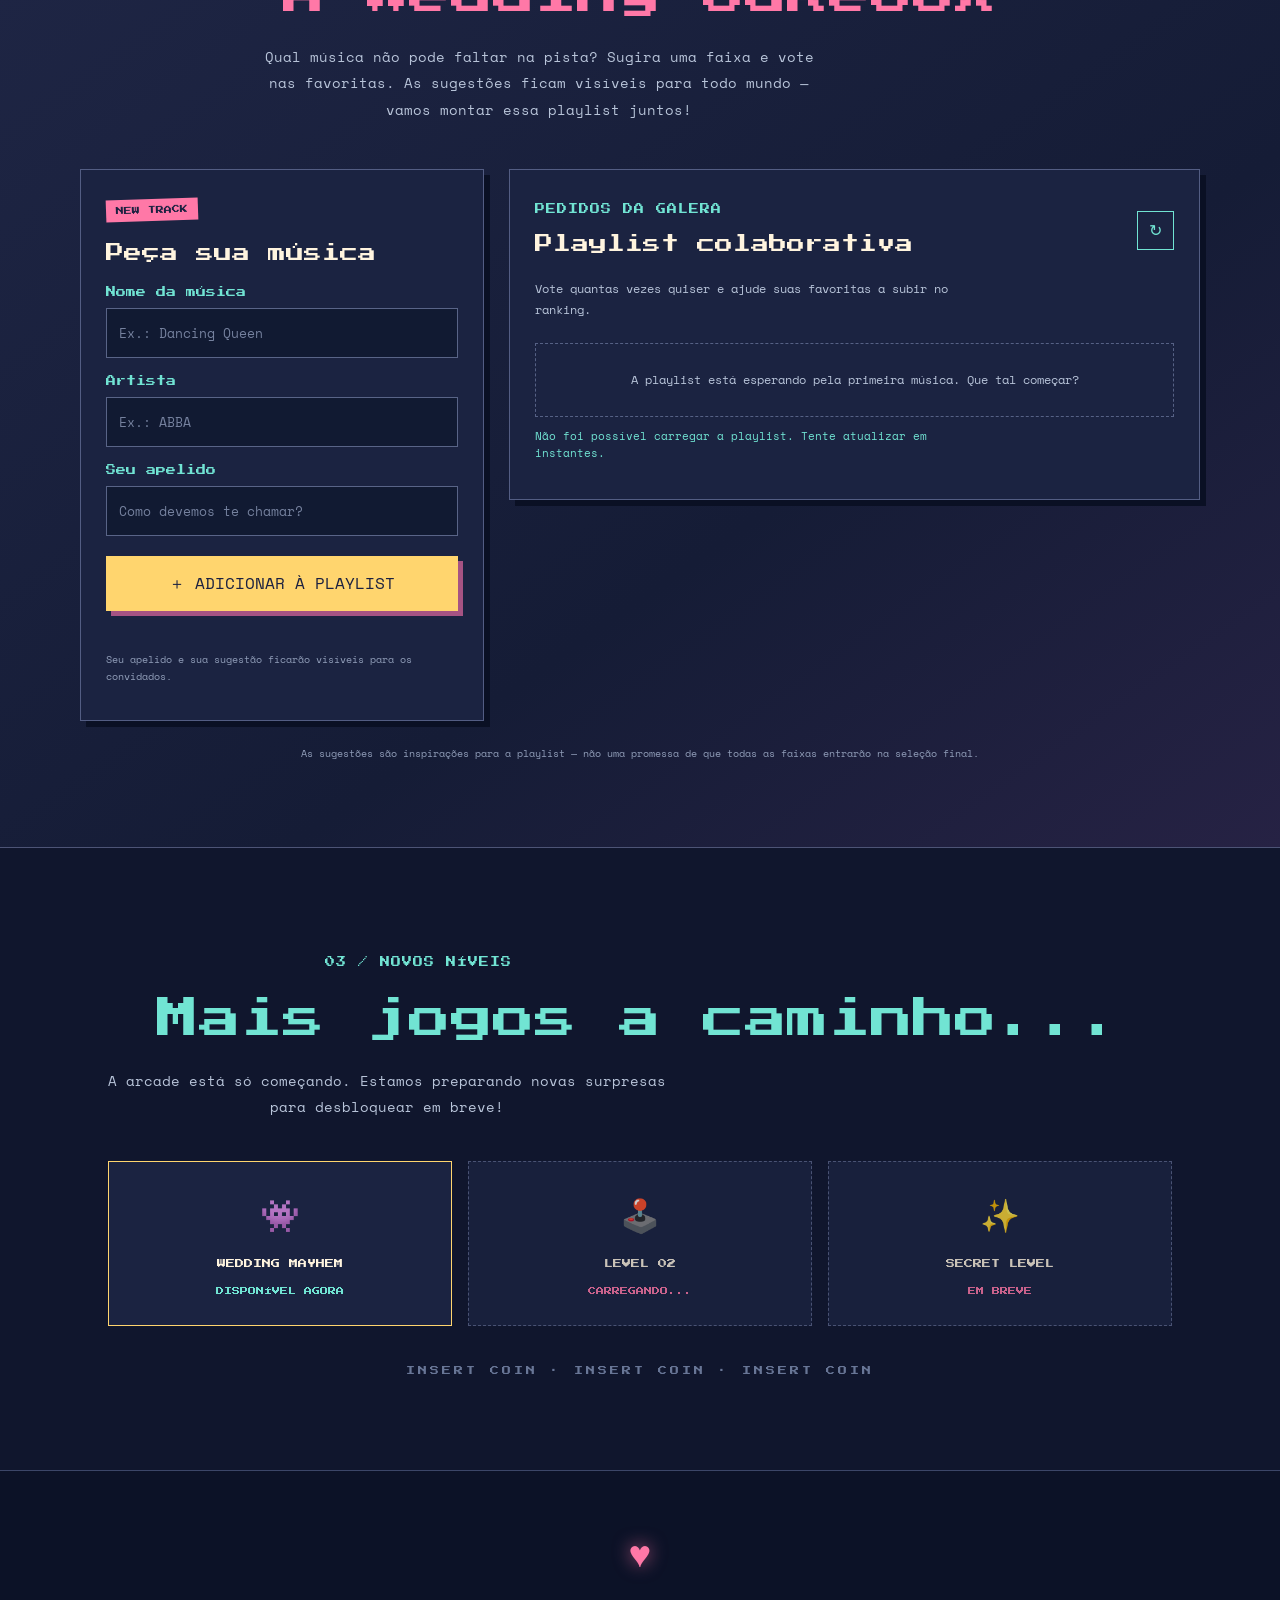
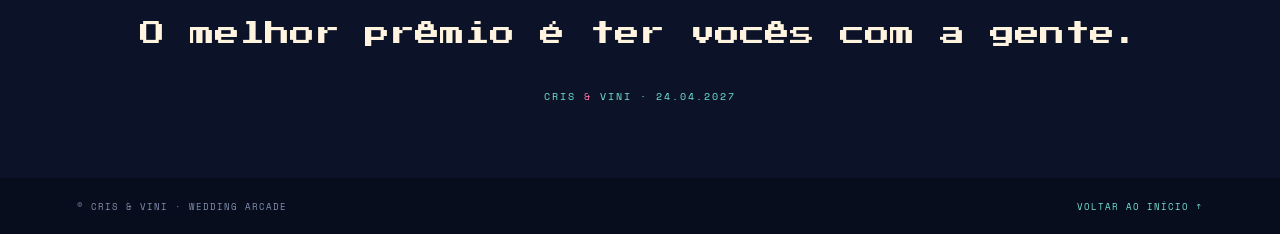
<file: pages/fun-memories.html>
<!doctype html>
<html lang="pt-BR">
<head>
  <meta charset="utf-8">
  <meta name="viewport" content="width=device-width, initial-scale=1">
  <meta name="theme-color" content="#11162d">
  <meta name="description" content="Jogos, música e memórias para celebrar com Cris & Vini.">
  <title>Diversão & memórias | Cris & Vini</title>
  <link rel="preconnect" href="https://fonts.googleapis.com">
  <link rel="preconnect" href="https://fonts.gstatic.com" crossorigin>
  <link href="https://fonts.googleapis.com/css2?family=Press+Start+2P&family=Space+Mono:wght@400;700&family=Montserrat:wght@300;400;500;600&display=swap" rel="stylesheet">
  <link rel="stylesheet" href="../css/variables.css">
  <link rel="stylesheet" href="../css/global.css">
  <link rel="stylesheet" href="../css/navigation.css">
  <link rel="stylesheet" href="../css/components.css">
  <link rel="stylesheet" href="../css/responsive.css">
  <link rel="stylesheet" href="../css/arcade.css">
</head>
<body class="arcade-body">
<header class="site-header arcade-header">
  <a class="brand" href="../index.html" aria-label="Cris e Vini, início">
    <img src="../assets/illustrations/monogram/wedding-monogram.png" alt="" class="brand-mark">
    <span>Cris <i>&</i> Vini</span>
  </a>
  <nav class="desktop-nav" aria-label="Navegação principal"><span class="nav-label" data-pt="NAVEGUE PELAS PÁGINAS" data-en="EXPLORE THE PAGES">NAVEGUE PELAS PÁGINAS</span><div class="nav-links">
    <a href="our-story.html" data-pt="Nossa história" data-en="Our story">Nossa história</a>
    <a href="celebration.html" data-pt="A celebração" data-en="The celebration">A celebração</a>
    <a href="destination.html" data-pt="O destino" data-en="The destination">O destino</a>
    <a href="travel-guide.html" data-pt="Guia de viagem" data-en="Travel guide">Guia de viagem</a>
    <a href="fun-memories.html" aria-current="page" data-pt="Diversão & memórias" data-en="Fun & memories">Diversão & memórias</a>
    <a href="guest-information.html" data-pt="Informações" data-en="Guest information">Informações</a>
  </div></nav>
  <div class="header-actions">
    <button class="language-switch" id="languageSwitch" type="button" aria-label="Mudar idioma">EN</button>
    <button class="menu-toggle" id="menuToggle" type="button" aria-label="Abrir menu" aria-expanded="false">☰</button>
  </div>
</header>

<main class="arcade-page">
  <section class="arcade-hero">
    <div class="arcade-scanlines" aria-hidden="true"></div>
    <div class="arcade-hero-inner">
      <p class="arcade-kicker" data-pt="CRIS & VINI APRESENTAM" data-en="CRIS & VINI PRESENT">CRIS & VINI APRESENTAM</p>
      <div class="pixel-heart" aria-hidden="true">♥</div>
      <h1><span data-pt="DIVERSÃO &" data-en="FUN &">DIVERSÃO &</span><br><em data-pt="MEMÓRIAS" data-en="MEMORIES">MEMÓRIAS</em></h1>
      <p class="arcade-subtitle" data-pt="A pista é nossa, o controle é seu. Entre para jogar, escolher a trilha sonora e deixar sua marca no nosso grande encontro." data-en="The floor is ours, the controller is yours. Come play, help choose the soundtrack and leave your mark on our big celebration.">A pista é nossa, o controle é seu. Entre para jogar, escolher a trilha sonora e deixar sua marca no nosso grande encontro.</p>
      <a class="pixel-button" href="#games"><span>▶</span> <span data-pt="APERTE START" data-en="PRESS START">APERTE START</span></a>
      <div class="hero-meta"><span>PLAYER 01 · CRIS</span><span>PLAYER 02 · VINI</span><span>24.04.2027</span></div>
    </div>
    <div class="pixel-sun" aria-hidden="true"></div>
    <div class="pixel-wave" aria-hidden="true"></div>
  </section>

  <section class="arcade-intro">
    <p class="section-pixel-label" data-pt="BEM-VINDO À NOSSA ARCADE" data-en="WELCOME TO OUR ARCADE">BEM-VINDO À NOSSA ARCADE</p>
    <h2 data-pt="Porque boas memórias também são feitas brincando." data-en="Because great memories are made by playing, too.">Porque boas memórias também são feitas brincando.</h2>
    <p data-pt="Criamos este cantinho para vocês se divertirem antes, durante e depois do casamento. Jogue, desafie seus amigos e ajude a escolher as músicas que vão embalar a festa." data-en="We made this little corner for you to have fun before, during and after the wedding. Play, challenge your friends and help choose the songs for the party.">Criamos este cantinho para vocês se divertirem antes, durante e depois do casamento. Jogue, desafie seus amigos e ajude a escolher as músicas que vão embalar a festa.</p>
  </section>

  <section class="arcade-section games-section" id="games">
    <div class="section-heading">
      <span class="section-pixel-label">01 / PLAYER ONE</span>
      <h2 data-pt="Aperte start e jogue!" data-en="Press start and play!">Aperte start e jogue!</h2>
      <p data-pt="Nosso primeiro desafio já está no ar. Será que você consegue entrar para o Hall da Fama?" data-en="Our first challenge is live. Can you make it into the Hall of Fame?">Nosso primeiro desafio já está no ar. Será que você consegue entrar para o Hall da Fama?</p>
    </div>
    <div class="game-cabinet">
      <div class="cabinet-top"><span>★ WEDDING MAYHEM ★</span><span class="cabinet-lights">● ● ●</span></div>
      <div class="game-frame-wrap">
        <iframe
          class="game-frame"
          src="https://ttianee.github.io/the-wedding-mayhem/"
          title="Wedding Mayhem — jogo de Cris & Vini"
          loading="lazy"
          allow="fullscreen"
          referrerpolicy="strict-origin-when-cross-origin"></iframe>
      </div>
      <div class="cabinet-bottom">
        <span data-pt="JOGUE AQUI OU ABRA EM TELA CHEIA" data-en="PLAY HERE OR OPEN FULL SCREEN">JOGUE AQUI OU ABRA EM TELA CHEIA</span>
        <a href="https://ttianee.github.io/the-wedding-mayhem/" target="_blank" rel="noopener" data-pt="ABRIR JOGO ↗" data-en="OPEN GAME ↗">ABRIR JOGO ↗</a>
      </div>
    </div>
    <div class="leaderboard-panel" id="leaderboard">
      <div class="leaderboard-title">
        <div><span class="section-pixel-label" data-pt="PLACAR GLOBAL" data-en="GLOBAL SCOREBOARD">PLACAR GLOBAL</span><h3 data-pt="Hall da Fama" data-en="Hall of Fame">Hall da Fama</h3></div>
        <span class="trophy-pixel" aria-hidden="true">🏆</span>
      </div>
      <p class="leaderboard-intro" data-pt="Os 10 melhores resultados do Wedding Mayhem. Jogue, registre seu apelido e tente conquistar um lugar por aqui!" data-en="The 10 best Wedding Mayhem scores. Play, enter your nickname and try to earn a place here!">Os 10 melhores resultados do Wedding Mayhem. Jogue, registre seu apelido e tente conquistar um lugar por aqui!</p>
      <div class="score-table-wrap">
        <table class="score-table">
          <thead><tr><th>#</th><th data-pt="JOGADOR" data-en="PLAYER">JOGADOR</th><th data-pt="PONTOS" data-en="SCORE">PONTOS</th><th data-pt="TÍTULO" data-en="TITLE">TÍTULO</th></tr></thead>
          <tbody id="leaderboardRows">
            <tr><td colspan="4" class="table-state" data-pt="Carregando o placar..." data-en="Loading the scoreboard...">Carregando o placar...</td></tr>
          </tbody>
        </table>
      </div>
      <p class="integration-note" id="leaderboardStatus" role="status" aria-live="polite"></p>
      <button class="arcade-outline-button" id="refreshLeaderboard" type="button" data-pt="ATUALIZAR PLACAR ↻" data-en="REFRESH SCORES ↻">ATUALIZAR PLACAR ↻</button>
    </div>
  </section>

  <section class="jukebox-section" id="jukebox">
    <div class="jukebox-header">
      <div class="jukebox-icon" aria-hidden="true">♫</div>
      <p class="section-pixel-label" data-pt="02 / ESCOLHA A TRILHA" data-en="02 / PICK THE SOUNDTRACK">02 / ESCOLHA A TRILHA</p>
      <h2 data-pt="A Wedding Jukebox" data-en="The Wedding Jukebox">A Wedding Jukebox</h2>
      <p data-pt="Qual música não pode faltar na pista? Sugira uma faixa e vote nas favoritas. As sugestões ficam visíveis para todo mundo — vamos montar essa playlist juntos!" data-en="Which song absolutely belongs on the dance floor? Suggest a track and vote for your favourites. Everyone can see the requests — let's build this playlist together!">Qual música não pode faltar na pista? Sugira uma faixa e vote nas favoritas. As sugestões ficam visíveis para todo mundo — vamos montar essa playlist juntos!</p>
    </div>
    <div class="jukebox-layout">
      <form class="song-form" id="songForm">
        <span class="form-stamp">NEW TRACK</span>
        <h3 data-pt="Peça sua música" data-en="Request a song">Peça sua música</h3>
        <label for="songTitle" data-pt="Nome da música" data-en="Song title">Nome da música</label>
        <input id="songTitle" name="song" maxlength="120" required placeholder="Ex.: Dancing Queen">
        <label for="songArtist" data-pt="Artista" data-en="Artist">Artista</label>
        <input id="songArtist" name="artist" maxlength="100" required placeholder="Ex.: ABBA">
        <label for="songNickname" data-pt="Seu apelido" data-en="Your nickname">Seu apelido</label>
        <input id="songNickname" name="nickname" maxlength="32" required placeholder="Como devemos te chamar?">
        <button class="pixel-button submit-song" type="submit"><span>＋</span> <span data-pt="ADICIONAR À PLAYLIST" data-en="ADD TO PLAYLIST">ADICIONAR À PLAYLIST</span></button>
        <p class="form-status" id="songFormStatus" role="status" aria-live="polite"></p>
        <p class="form-small" data-pt="Seu apelido e sua sugestão ficarão visíveis para os convidados." data-en="Your nickname and song request will be visible to guests.">Seu apelido e sua sugestão ficarão visíveis para os convidados.</p>
      </form>
      <div class="song-board">
        <div class="song-board-head"><div><span class="section-pixel-label" data-pt="PEDIDOS DA GALERA" data-en="GUEST REQUESTS">PEDIDOS DA GALERA</span><h3 data-pt="Playlist colaborativa" data-en="Community playlist">Playlist colaborativa</h3></div><button id="refreshSongs" type="button" class="refresh-button" aria-label="Atualizar lista">↻</button></div>
        <p class="song-board-note" data-pt="Vote quantas vezes quiser e ajude suas favoritas a subir no ranking." data-en="Vote as many times as you like and help your favourites climb the ranking.">Vote quantas vezes quiser e ajude suas favoritas a subir no ranking.</p>
        <div id="songList" class="song-list" aria-live="polite">
          <div class="song-empty" data-pt="A playlist está esperando pela primeira música. Que tal começar?" data-en="The playlist is waiting for its first song. Why not start it?">A playlist está esperando pela primeira música. Que tal começar?</div>
        </div>
        <p class="song-list-status" id="songListStatus" role="status" aria-live="polite"></p>
      </div>
    </div>
    <p class="jukebox-footnote" data-pt="As sugestões são inspirações para a playlist — não uma promessa de que todas as faixas entrarão na seleção final." data-en="Requests are inspiration for the playlist — not a promise that every track will make the final selection.">As sugestões são inspirações para a playlist — não uma promessa de que todas as faixas entrarão na seleção final.</p>
  </section>

  <section class="coming-soon-section">
    <p class="section-pixel-label" data-pt="03 / NOVOS NÍVEIS" data-en="03 / NEW LEVELS">03 / NOVOS NÍVEIS</p>
    <h2 data-pt="Mais jogos a caminho..." data-en="More games are on the way...">Mais jogos a caminho...</h2>
    <p data-pt="A arcade está só começando. Estamos preparando novas surpresas para desbloquear em breve!" data-en="The arcade is just getting started. We're preparing new surprises to unlock soon!">A arcade está só começando. Estamos preparando novas surpresas para desbloquear em breve!</p>
    <div class="coming-games">
      <div class="coming-game available"><span class="game-icon">👾</span><b>WEDDING MAYHEM</b><small data-pt="DISPONÍVEL AGORA" data-en="AVAILABLE NOW">DISPONÍVEL AGORA</small></div>
      <div class="coming-game"><span class="game-icon">🕹️</span><b>LEVEL 02</b><small data-pt="CARREGANDO..." data-en="LOADING...">CARREGANDO...</small></div>
      <div class="coming-game"><span class="game-icon">✨</span><b>SECRET LEVEL</b><small data-pt="EM BREVE" data-en="COMING SOON">EM BREVE</small></div>
    </div>
    <div class="insert-coin" aria-hidden="true">INSERT COIN · INSERT COIN · INSERT COIN</div>
  </section>

  <section class="arcade-signoff">
    <div class="pixel-heart">♥</div>
    <p data-pt="O melhor prêmio é ter vocês com a gente." data-en="The best prize is having you with us.">O melhor prêmio é ter vocês com a gente.</p>
    <span>CRIS <i>&</i> VINI · 24.04.2027</span>
  </section>
</main>
<footer class="arcade-footer"><span>© CRIS & VINI · WEDDING ARCADE</span><a href="../index.html" data-pt="VOLTAR AO INÍCIO ↑" data-en="BACK HOME ↑">VOLTAR AO INÍCIO ↑</a></footer>

<script src="../js/arcade-config.js"></script>
<script src="../js/language.js"></script>
<script src="../js/navigation.js"></script>
<script src="../js/arcade.js"></script>
</body>
</html>
</file>
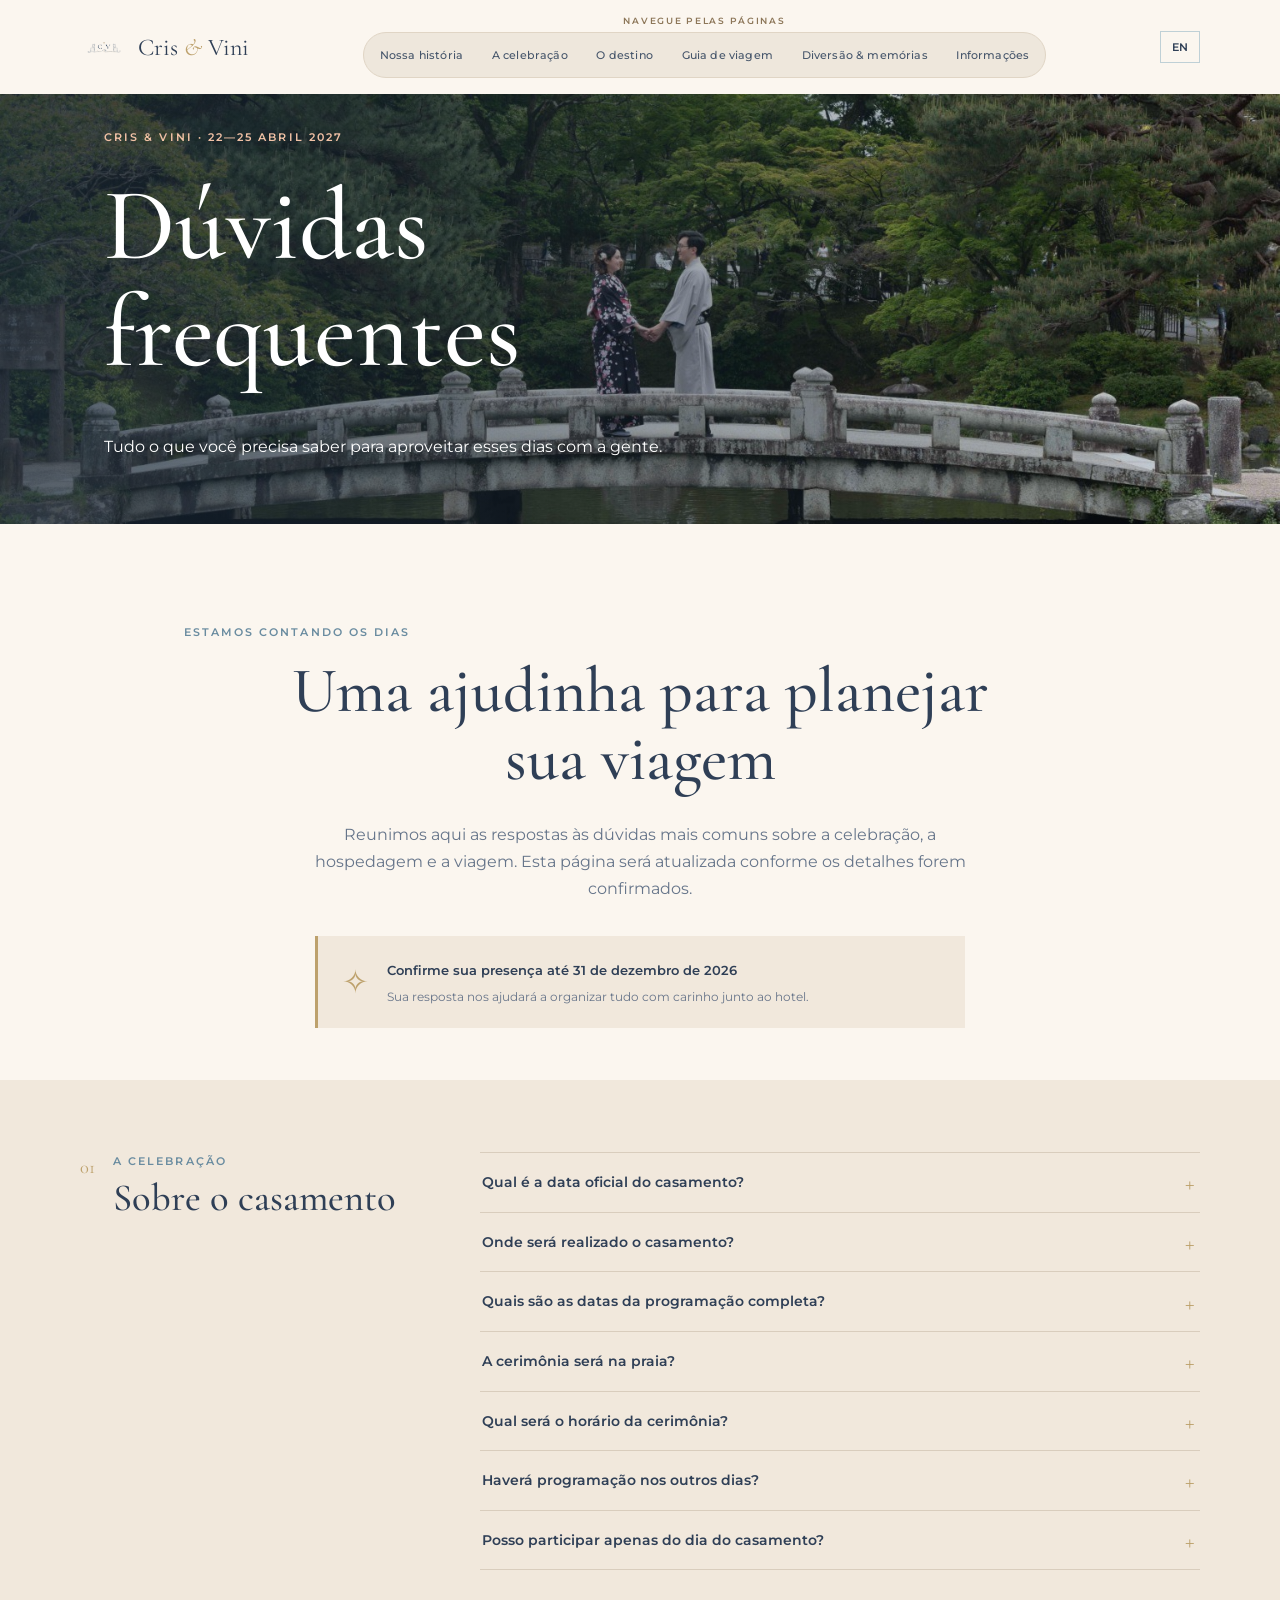
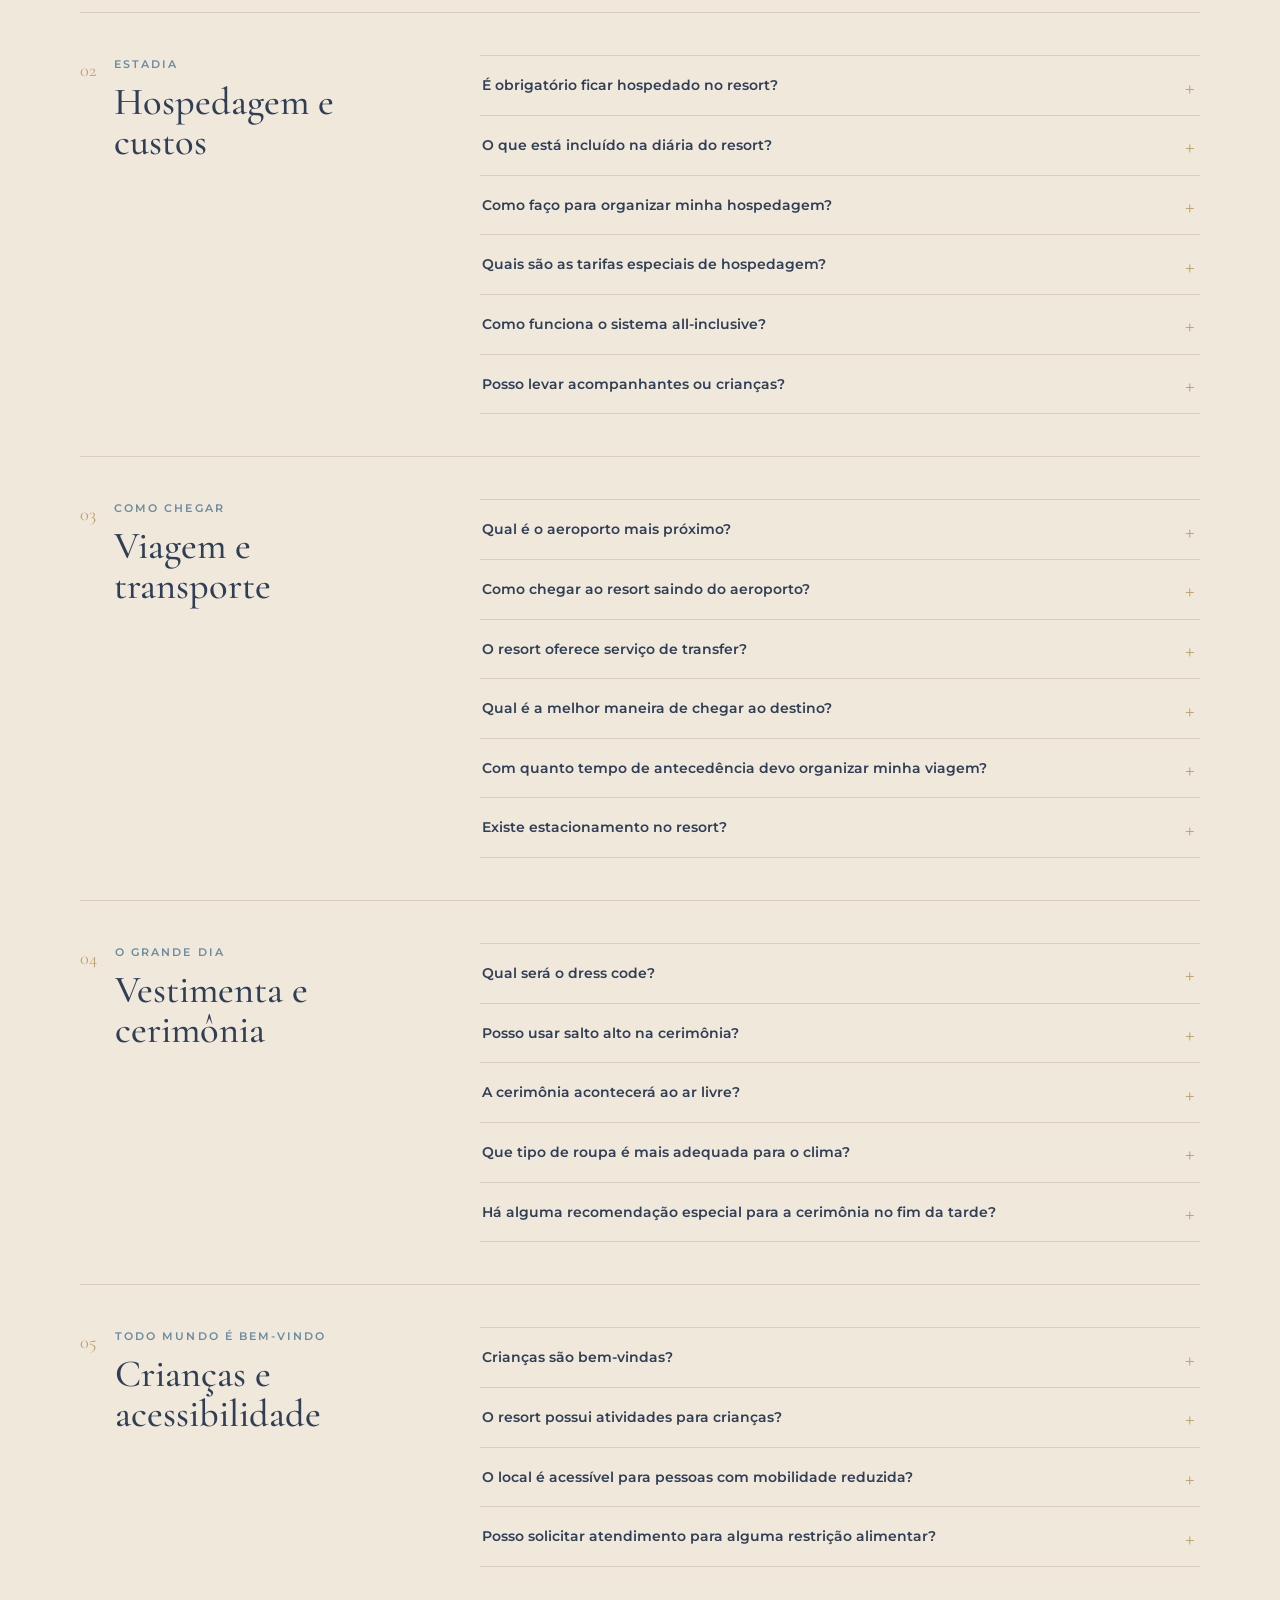
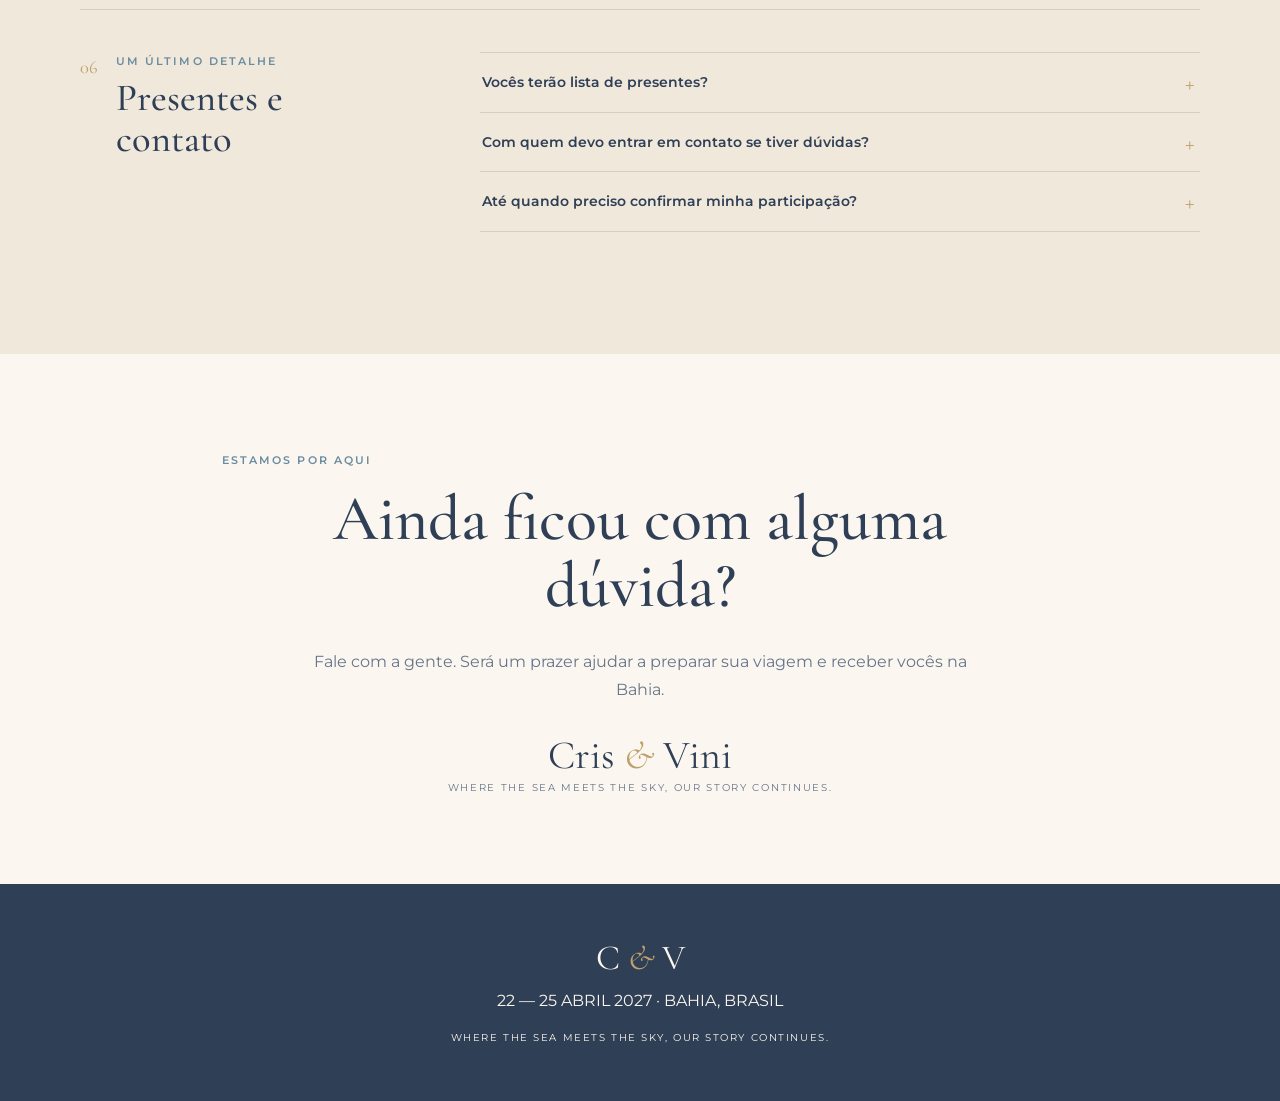
<file: pages/guest-information.html>
<!doctype html>
<html lang="pt-BR">
<head>
<meta charset="utf-8">
<meta name="viewport" content="width=device-width, initial-scale=1">
<title>Perguntas frequentes | Cris &amp; Vini</title>
<link rel="preconnect" href="https://fonts.googleapis.com">
<link rel="preconnect" href="https://fonts.gstatic.com" crossorigin>
<link href="https://fonts.googleapis.com/css2?family=Cormorant+Garamond:wght@400;500;600;700&family=Montserrat:wght@300;400;500;600&display=swap" rel="stylesheet">
<link rel="stylesheet" href="../css/variables.css">
<link rel="stylesheet" href="../css/global.css">
<link rel="stylesheet" href="../css/navigation.css">
<link rel="stylesheet" href="../css/components.css">
<link rel="stylesheet" href="../css/responsive.css">
<link rel="stylesheet" href="../css/guest-information.css">
</head>
<body>
<header class="site-header">
  <a class="brand" href="../index.html"><img src="../assets/illustrations/monogram/wedding-monogram.png" alt="" class="brand-mark"><span>Cris <i>&amp;</i> Vini</span></a>
  <nav class="desktop-nav" aria-label="Navegação principal"><span class="nav-label" data-pt="NAVEGUE PELAS PÁGINAS" data-en="EXPLORE THE PAGES">NAVEGUE PELAS PÁGINAS</span><div class="nav-links">
    <a href="our-story.html" data-pt="Nossa história" data-en="Our story">Nossa história</a>
    <a href="celebration.html" data-pt="A celebração" data-en="The celebration">A celebração</a>
    <a href="destination.html" data-pt="O destino" data-en="The destination">O destino</a>
    <a href="travel-guide.html" data-pt="Guia de viagem" data-en="Travel guide">Guia de viagem</a>
    <a href="fun-memories.html" data-pt="Diversão &amp; memórias" data-en="Fun &amp; memories">Diversão &amp; memórias</a>
    <a href="guest-information.html" data-pt="Informações" data-en="Guest information">Informações</a>
  </div></nav>
  <div class="header-actions">
    <button class="language-switch" id="languageSwitch" type="button">EN</button>
    <button class="menu-toggle" id="menuToggle" type="button" aria-label="Abrir menu">☰</button>
  </div>
</header>

<main>
  <section class="page-hero faq-hero">
    <img src="../assets/images/couple/our-adventures.jpg" alt="Paisagem de viagem de Cris e Vini">
    <div class="page-hero-overlay"></div>
    <div class="page-hero-content">
      <p class="eyebrow">CRIS &amp; VINI · 22—25 ABRIL 2027</p>
      <h1 data-pt="Dúvidas frequentes" data-en="Frequently asked questions">Dúvidas frequentes</h1>
      <p data-pt="Tudo o que você precisa saber para aproveitar esses dias com a gente." data-en="Everything you need to know to enjoy these days with us.">Tudo o que você precisa saber para aproveitar esses dias com a gente.</p>
    </div>
  </section>

  <section class="faq-intro section-wrap">
    <p class="eyebrow" data-pt="ESTAMOS CONTANDO OS DIAS" data-en="COUNTING DOWN THE DAYS">ESTAMOS CONTANDO OS DIAS</p>
    <h2 data-pt="Uma ajudinha para planejar sua viagem" data-en="A little help planning your trip">Uma ajudinha para planejar sua viagem</h2>
    <p data-pt="Reunimos aqui as respostas às dúvidas mais comuns sobre a celebração, a hospedagem e a viagem. Esta página será atualizada conforme os detalhes forem confirmados." data-en="We've gathered answers to common questions about the celebration, accommodation and travel. This page will be updated as more details are confirmed.">Reunimos aqui as respostas às dúvidas mais comuns sobre a celebração, a hospedagem e a viagem. Esta página será atualizada conforme os detalhes forem confirmados.</p>
    <div class="faq-date-note">
      <span class="faq-note-icon">✧</span>
      <div>
        <strong data-pt="Confirme sua presença até 31 de dezembro de 2026" data-en="Please RSVP by 31 December 2026">Confirme sua presença até 31 de dezembro de 2026</strong>
        <p data-pt="Sua resposta nos ajudará a organizar tudo com carinho junto ao hotel." data-en="Your reply will help us coordinate all the details with the hotel.">Sua resposta nos ajudará a organizar tudo com carinho junto ao hotel.</p>
      </div>
    </div>
  </section>

  <section class="faq-list-wrap">
    <div class="faq-list section-wrap">

      <section class="faq-category">
        <div class="faq-category-heading"><span>01</span><div><p class="eyebrow" data-pt="A CELEBRAÇÃO" data-en="THE CELEBRATION">A CELEBRAÇÃO</p><h2 data-pt="Sobre o casamento" data-en="About the wedding">Sobre o casamento</h2></div></div>
        <div class="faq-items">
          <details class="faq-item"><summary><span data-pt="Qual é a data oficial do casamento?" data-en="What is the wedding date?">Qual é a data oficial do casamento?</span></summary><div class="faq-answer"><p data-pt="Nosso casamento será no dia 24 de abril de 2027. Estamos muito felizes em compartilhar esse momento com vocês!" data-en="Our wedding will take place on 24 April 2027. We are so happy to share this moment with you!">Nosso casamento será no dia 24 de abril de 2027. Estamos muito felizes em compartilhar esse momento com vocês!</p></div></details>
          <details class="faq-item"><summary><span data-pt="Onde será realizado o casamento?" data-en="Where will the wedding take place?">Onde será realizado o casamento?</span></summary><div class="faq-answer"><p data-pt="No Hotel Transamerica Comandatuba, na Ilha de Comandatuba, município de Una, no litoral sul da Bahia." data-en="At Hotel Transamerica Comandatuba, on Comandatuba Island, in the municipality of Una, on the southern coast of Bahia, Brazil.">No Hotel Transamerica Comandatuba, na Ilha de Comandatuba, município de Una, no litoral sul da Bahia.</p></div></details>
          <details class="faq-item"><summary><span data-pt="Quais são as datas da programação completa?" data-en="What are the dates of the full celebration?">Quais são as datas da programação completa?</span></summary><div class="faq-answer"><p data-pt="Nossa programação será de 22 a 25 de abril de 2027: quatro dias para aproveitar a ilha, descansar e celebrar juntos." data-en="Our celebration will run from 22 to 25 April 2027: four days to enjoy the island, relax and celebrate together.">Nossa programação será de 22 a 25 de abril de 2027: quatro dias para aproveitar a ilha, descansar e celebrar juntos.</p></div></details>
          <details class="faq-item"><summary><span data-pt="A cerimônia será na praia?" data-en="Will the ceremony be on the beach?">A cerimônia será na praia?</span></summary><div class="faq-answer"><p data-pt="A cerimônia acontecerá no jardim do resort, em um espaço com vista para a praia. Queremos aproveitar toda a beleza natural da ilha!" data-en="The ceremony will take place in the resort garden, in a space overlooking the beach. We want to make the most of the island's natural beauty!">A cerimônia acontecerá no jardim do resort, em um espaço com vista para a praia. Queremos aproveitar toda a beleza natural da ilha!</p></div></details>
          <details class="faq-item"><summary><span data-pt="Qual será o horário da cerimônia?" data-en="What time will the ceremony start?">Qual será o horário da cerimônia?</span></summary><div class="faq-answer"><p data-pt="A previsão é às 16h do dia 24 de abril. O horário ainda será confirmado, então consulte esta página mais perto da data." data-en="The ceremony is tentatively scheduled for 4:00 pm on 24 April. The time is still to be confirmed, so please check this page closer to the date.">A previsão é às 16h do dia 24 de abril. O horário ainda será confirmado, então consulte esta página mais perto da data.</p></div></details>
          <details class="faq-item"><summary><span data-pt="Haverá programação nos outros dias?" data-en="Will there be activities on the other days?">Haverá programação nos outros dias?</span></summary><div class="faq-answer"><p data-pt="Sim! Estamos preparando atividades e momentos especiais ao longo dos quatro dias. Mas não se sintam obrigados a participar de tudo: fiquem à vontade para escolher o que mais combina com vocês e aproveitar a estadia no próprio ritmo." data-en="Yes! We're planning activities and special moments throughout the four days. There is no pressure to join everything: feel free to choose what suits you and enjoy your stay at your own pace.">Sim! Estamos preparando atividades e momentos especiais ao longo dos quatro dias. Mas não se sintam obrigados a participar de tudo: fiquem à vontade para escolher o que mais combina com vocês e aproveitar a estadia no próprio ritmo.</p></div></details>
          <details class="faq-item"><summary><span data-pt="Posso participar apenas do dia do casamento?" data-en="Can I attend only on the wedding day?">Posso participar apenas do dia do casamento?</span></summary><div class="faq-answer"><p data-pt="Sim! Será muito especial ter vocês conosco, mesmo que seja apenas no dia da celebração. Pedimos que entrem em contato conosco antecipadamente para organizarmos a participação com o hotel." data-en="Yes! We would love to have you with us, even if you can only join us on the wedding day. Please contact us in advance so we can coordinate your attendance with the hotel.">Sim! Será muito especial ter vocês conosco, mesmo que seja apenas no dia da celebração. Pedimos que entrem em contato conosco antecipadamente para organizarmos a participação com o hotel.</p></div></details>
        </div>
      </section>

      <section class="faq-category">
        <div class="faq-category-heading"><span>02</span><div><p class="eyebrow" data-pt="ESTADIA" data-en="YOUR STAY">ESTADIA</p><h2 data-pt="Hospedagem e custos" data-en="Accommodation and costs">Hospedagem e custos</h2></div></div>
        <div class="faq-items">
          <details class="faq-item"><summary><span data-pt="É obrigatório ficar hospedado no resort?" data-en="Do I have to stay at the resort?">É obrigatório ficar hospedado no resort?</span></summary><div class="faq-answer"><p data-pt="Não. Adoraríamos que vocês aproveitassem a experiência completa conosco, mas a hospedagem no resort é opcional. Se decidirem ficar em outro lugar, avisem Cris e Vini com antecedência para organizarmos sua participação com o hotel." data-en="No. We'd love you to enjoy the full experience with us, but staying at the resort is optional. If you plan to stay elsewhere, please let Cris and Vini know in advance so we can coordinate your attendance with the hotel.">Não. Adoraríamos que vocês aproveitassem a experiência completa conosco, mas a hospedagem no resort é opcional. Se decidirem ficar em outro lugar, avisem Cris e Vini com antecedência para organizarmos sua participação com o hotel.</p></div></details>
          <details class="faq-item"><summary><span data-pt="O que está incluído na diária do resort?" data-en="What is included in the resort rate?">O que está incluído na diária do resort?</span></summary><div class="faq-answer"><p data-pt="A hospedagem funciona no sistema all-inclusive, com refeições, lanches e bebidas alcoólicas e não alcoólicas incluídos. Isso contempla café da manhã, almoço, jantar, petiscos, chá da tarde e opções para a madrugada, além de bebidas nos restaurantes, bares e quiosques. O resort também oferece opções vegetarianas, incluídas na experiência all-inclusive." data-en="The resort operates on an all-inclusive basis, including meals, snacks, and alcoholic and non-alcoholic drinks. This includes breakfast, lunch, dinner, snacks, afternoon tea and late-night options, as well as drinks at the restaurants, bars and kiosks. Vegetarian options are also available and included in the all-inclusive experience.">A hospedagem funciona no sistema all-inclusive, com refeições, lanches e bebidas alcoólicas e não alcoólicas incluídos. Isso contempla café da manhã, almoço, jantar, petiscos, chá da tarde e opções para a madrugada, além de bebidas nos restaurantes, bares e quiosques. O resort também oferece opções vegetarianas, incluídas na experiência all-inclusive.</p></div></details>
          <details class="faq-item"><summary><span data-pt="Como faço para organizar minha hospedagem?" data-en="How do I arrange my accommodation?">Como faço para organizar minha hospedagem?</span></summary><div class="faq-answer"><p data-pt="Os quartos já estão reservados por Cris e Vini junto ao Hotel Transamerica Comandatuba. Para organizar sua hospedagem, entre em contato com os noivos informando a quantidade de quartos desejada e a categoria (single, duplo ou triplo). Cris e Vini encaminharão as informações ao hotel, que enviará diretamente a você um link individual para concluir o pagamento. Portanto, não faça a reserva pelo site do resort." data-en="The rooms have already been reserved by Cris and Vini with Hotel Transamerica Comandatuba. To arrange your stay, contact the couple and let them know how many rooms you need and which category (single, double or triple). Cris and Vini will pass the details to the hotel, which will send you an individual payment link directly. Please do not make a reservation through the resort's website.">Os quartos já estão reservados por Cris e Vini junto ao Hotel Transamerica Comandatuba. Para organizar sua hospedagem, entre em contato com os noivos informando a quantidade de quartos desejada e a categoria (single, duplo ou triplo). Cris e Vini encaminharão as informações ao hotel, que enviará diretamente a você um link individual para concluir o pagamento. Portanto, não faça a reserva pelo site do resort.</p></div></details>
          <details class="faq-item"><summary><span data-pt="Quais são as tarifas especiais de hospedagem?" data-en="What are the special accommodation rates?">Quais são as tarifas especiais de hospedagem?</span></summary><div class="faq-answer"><p data-pt="As tarifas especiais são por quarto, por diária: single R$ 1.031; duplo R$ 1.485; e triplo R$ 1.939. Os valores incluem impostos e o pagamento pode ser parcelado em até 10 vezes sem juros. Para organizar a reserva e receber o link individual de pagamento enviado pelo hotel, entre em contato com Cris e Vini." data-en="The special rates are per room, per night: single R$ 1,031; double R$ 1,485; and triple R$ 1,939. Taxes are included, and payment can be made in up to 10 interest-free instalments. To arrange your reservation and receive the individual payment link from the hotel, contact Cris and Vini.">As tarifas especiais são por quarto, por diária: single R$ 1.031; duplo R$ 1.485; e triplo R$ 1.939. Os valores incluem impostos e o pagamento pode ser parcelado em até 10 vezes sem juros. Para organizar a reserva e receber o link individual de pagamento enviado pelo hotel, entre em contato com Cris e Vini.</p></div></details>
          <details class="faq-item"><summary><span data-pt="Como funciona o sistema all-inclusive?" data-en="How does all-inclusive work?">Como funciona o sistema all-inclusive?</span></summary><div class="faq-answer"><p data-pt="Durante a estadia, vocês poderão aproveitar as refeições e bebidas incluídas sem pagar individualmente por cada consumo. O resort oferece café da manhã, almoço, jantar, lanches, petiscos, chá da tarde e opções para a madrugada, além de bebidas alcoólicas e não alcoólicas. Há também opções vegetarianas incluídas no all-inclusive. Algumas experiências, passeios e serviços especiais podem ter custo adicional." data-en="During your stay, you can enjoy the included meals and drinks without paying separately for each order. The resort offers breakfast, lunch, dinner, snacks, afternoon tea and late-night options, as well as alcoholic and non-alcoholic drinks. Vegetarian options are also included in the all-inclusive experience. Some experiences, excursions and special services may cost extra.">Durante a estadia, vocês poderão aproveitar as refeições e bebidas incluídas sem pagar individualmente por cada consumo. O resort oferece café da manhã, almoço, jantar, lanches, petiscos, chá da tarde e opções para a madrugada, além de bebidas alcoólicas e não alcoólicas. Há também opções vegetarianas incluídas no all-inclusive. Algumas experiências, passeios e serviços especiais podem ter custo adicional.</p>
          <details class="faq-item"><summary><span data-pt="Vou viajar sozinho(a). Posso dividir um quarto com outro convidado?" data-en="I'm travelling alone. Can I share a room with another guest?">Vou viajar sozinho(a). Posso dividir um quarto com outro convidado?</span></summary><div class="faq-answer"><p data-pt="Claro! Se você gostaria de dividir um quarto, avise Cris e Vini. Vamos ajudar a conectar convidados que também estejam procurando alguém para compartilhar a hospedagem." data-en="Of course! If you would like to share a room, let Cris and Vini know. We will help connect guests who are also looking for someone to share their accommodation.">Claro! Se você gostaria de dividir um quarto, avise Cris e Vini. Vamos ajudar a conectar convidados que também estejam procurando alguém para compartilhar a hospedagem.</p></div></details></div></details>
          <details class="faq-item"><summary><span data-pt="Posso levar acompanhantes ou crianças?" data-en="Can I bring a plus-one or children?">Posso levar acompanhantes ou crianças?</span></summary><div class="faq-answer"><p data-pt="A participação de acompanhantes depende das pessoas indicadas no convite. Se desejarem incluir alguém que não esteja indicado, conversem conosco antes de fazer a reserva. Crianças são bem-vindas! O resort informa que até duas crianças de 0 a 11 anos e 11 meses podem ter hospedagem cortesia no mesmo quarto dos pais, respeitando a capacidade máxima da acomodação." data-en="Plus-ones are subject to the guests named on your invitation. If you would like to include someone not listed, please speak to us before booking. Children are welcome! The resort states that up to two children aged 0 to 11 years and 11 months may stay free in the same room as their parents, subject to the room's maximum occupancy.">A participação de acompanhantes depende das pessoas indicadas no convite. Se desejarem incluir alguém que não esteja indicado, conversem conosco antes de fazer a reserva. Crianças são bem-vindas! O resort informa que até duas crianças de 0 a 11 anos e 11 meses podem ter hospedagem cortesia no mesmo quarto dos pais, respeitando a capacidade máxima da acomodação.</p></div></details>
        </div>
      </section>

      <section class="faq-category">
        <div class="faq-category-heading"><span>03</span><div><p class="eyebrow" data-pt="COMO CHEGAR" data-en="GETTING THERE">COMO CHEGAR</p><h2 data-pt="Viagem e transporte" data-en="Travel and transport">Viagem e transporte</h2></div></div>
        <div class="faq-items">
          <details class="faq-item"><summary><span data-pt="Qual é o aeroporto mais próximo?" data-en="Which is the nearest airport?">Qual é o aeroporto mais próximo?</span></summary><div class="faq-answer"><p data-pt="A ilha conta com o Aeroporto de Comandatuba. Para voos comerciais, o Aeroporto de Ilhéus (IOS) é uma das principais opções para chegar à região. Verifique as rotas e a disponibilidade de voos para as datas da viagem antes de comprar as passagens." data-en="The island has Comandatuba Airport. For scheduled commercial flights, Ilhéus Airport (IOS) is one of the main options for reaching the region. Please check routes and flight availability for your travel dates before booking.">A ilha conta com o Aeroporto de Comandatuba. Para voos comerciais, o Aeroporto de Ilhéus (IOS) é uma das principais opções para chegar à região. Verifique as rotas e a disponibilidade de voos para as datas da viagem antes de comprar as passagens.</p></div></details>
          <details class="faq-item"><summary><span data-pt="Como chegar ao resort saindo do aeroporto?" data-en="How do I get to the resort from the airport?">Como chegar ao resort saindo do aeroporto?</span></summary><div class="faq-answer"><p data-pt="O trajeto depende do aeroporto de chegada. Quem desembarcar em Ilhéus precisará organizar o deslocamento terrestre até a região de Una e o acesso à ilha. Recomendamos combinar o transporte com antecedência e confirmar as opções diretamente com o resort." data-en="The journey depends on your arrival airport. Guests landing in Ilhéus will need to arrange ground transport to the Una area and onward access to the island. We recommend arranging transport in advance and confirming the options directly with the resort.">O trajeto depende do aeroporto de chegada. Quem desembarcar em Ilhéus precisará organizar o deslocamento terrestre até a região de Una e o acesso à ilha. Recomendamos combinar o transporte com antecedência e confirmar as opções diretamente com o resort.</p></div></details>
          <details class="faq-item"><summary><span data-pt="O resort oferece serviço de transfer?" data-en="Does the resort offer a transfer service?">O resort oferece serviço de transfer?</span></summary><div class="faq-answer"><p data-pt="Sim! O hotel oferece serviço de transfer, e a contratação pode ser feita diretamente com o resort." data-en="Yes! The hotel offers a transfer service, which can be arranged directly with the resort.">Sim! O hotel oferece serviço de transfer, e a contratação pode ser feita diretamente com o resort.</p></div></details>
          <details class="faq-item"><summary><span data-pt="Qual é a melhor maneira de chegar ao destino?" data-en="What is the best way to reach the destination?">Qual é a melhor maneira de chegar ao destino?</span></summary><div class="faq-answer"><p data-pt="Para quem vem de outras cidades ou países, recomendamos pesquisar voos para Ilhéus e organizar o transporte até o resort com antecedência. Também vale verificar voos para o Aeroporto de Comandatuba, caso haja uma opção compatível com sua rota." data-en="If you are travelling from another city or country, we recommend looking at flights to Ilhéus and arranging onward transport to the resort in advance. You can also check flights to Comandatuba Airport if a suitable route is available.">Para quem vem de outras cidades ou países, recomendamos pesquisar voos para Ilhéus e organizar o transporte até o resort com antecedência. Também vale verificar voos para o Aeroporto de Comandatuba, caso haja uma opção compatível com sua rota.</p></div></details>
          <details class="faq-item"><summary><span data-pt="Com quanto tempo de antecedência devo organizar minha viagem?" data-en="How early should I plan my trip?">Com quanto tempo de antecedência devo organizar minha viagem?</span></summary><div class="faq-answer"><p data-pt="Como será um destination wedding, recomendamos começar a organizar voos e hospedagem o quanto antes. Reservar antecipadamente ajuda a encontrar opções de viagem e acomodação com mais tranquilidade." data-en="As this is a destination wedding, we recommend arranging flights and accommodation as early as possible. Booking ahead gives you more time and flexibility to find suitable travel and stay options.">Como será um destination wedding, recomendamos começar a organizar voos e hospedagem o quanto antes. Reservar antecipadamente ajuda a encontrar opções de viagem e acomodação com mais tranquilidade.</p></div></details>
          <details class="faq-item"><summary><span data-pt="Existe estacionamento no resort?" data-en="Is parking available at the resort?">Existe estacionamento no resort?</span></summary><div class="faq-answer"><p data-pt="Sim! O resort possui estacionamento para os hóspedes." data-en="Yes! The resort has parking facilities for guests.">Sim! O resort possui estacionamento para os hóspedes.</p></div></details>
        </div>
      </section>

      <section class="faq-category">
        <div class="faq-category-heading"><span>04</span><div><p class="eyebrow" data-pt="O GRANDE DIA" data-en="THE BIG DAY">O GRANDE DIA</p><h2 data-pt="Vestimenta e cerimônia" data-en="Attire and ceremony">Vestimenta e cerimônia</h2></div></div>
        <div class="faq-items">
          <details class="faq-item"><summary><span data-pt="Qual será o dress code?" data-en="What is the dress code?">Qual será o dress code?</span></summary><div class="faq-answer"><p data-pt="Queremos que todos se sintam confortáveis. Será uma celebração elegante e leve, em harmonia com o clima da Bahia e o cenário do jardim com vista para o mar." data-en="We want everyone to feel comfortable. It will be an elegant yet relaxed celebration, in harmony with Bahia’s climate and the garden overlooking the sea.">Queremos que todos se sintam confortáveis. Será uma celebração elegante e leve, em harmonia com o clima da Bahia e o cenário do jardim com vista para o mar.</p></div></details>
          <details class="faq-item"><summary><span data-pt="Posso usar salto alto na cerimônia?" data-en="Can I wear high heels to the ceremony?">Posso usar salto alto na cerimônia?</span></summary><div class="faq-answer"><p data-pt="Como a cerimônia será no jardim, e não diretamente na areia, o salto poderá ser uma opção. Ainda assim, recomendamos considerar o tipo de piso e escolher um calçado confortável." data-en="As the ceremony will be in the garden rather than directly on the sand, heels may be an option. Still, please consider the ground surface and choose comfortable footwear.">Como a cerimônia será no jardim, e não diretamente na areia, o salto poderá ser uma opção. Ainda assim, recomendamos considerar o tipo de piso e escolher um calçado confortável.</p></div></details>
          <details class="faq-item"><summary><span data-pt="A cerimônia acontecerá ao ar livre?" data-en="Will the ceremony be outdoors?">A cerimônia acontecerá ao ar livre?</span></summary><div class="faq-answer"><p data-pt="Sim! Nossa proposta é celebrar ao ar livre, no jardim do resort, com vista para a praia e a natureza ao redor." data-en="Yes! Our plan is to celebrate outdoors in the resort garden, overlooking the beach and surrounded by nature.">Sim! Nossa proposta é celebrar ao ar livre, no jardim do resort, com vista para a praia e a natureza ao redor.</p></div></details>
          <details class="faq-item"><summary><span data-pt="Que tipo de roupa é mais adequada para o clima?" data-en="What kind of clothing is best for the weather?">Que tipo de roupa é mais adequada para o clima?</span></summary><div class="faq-answer"><p data-pt="Abril na Bahia costuma ser quente e úmido. Sugerimos roupas leves e confortáveis para aproveitar a ilha. Não se esqueçam de levar roupas de banho e proteção solar." data-en="April in Bahia is generally warm and humid. We suggest light, comfortable clothing so you can enjoy the island. Don't forget swimwear and sun protection.">Abril na Bahia costuma ser quente e úmido. Sugerimos roupas leves e confortáveis para aproveitar a ilha. Não se esqueçam de levar roupas de banho e proteção solar.</p></div></details>
          <details class="faq-item"><summary><span data-pt="Há alguma recomendação especial para a cerimônia no fim da tarde?" data-en="Any special advice for the late-afternoon ceremony?">Há alguma recomendação especial para a cerimônia no fim da tarde?</span></summary><div class="faq-answer"><p data-pt="A cerimônia está prevista para o final da tarde. Recomendamos chegar com antecedência e escolher um look confortável para aproveitar o jardim, a vista para o mar e as fotos." data-en="The ceremony is planned for late afternoon. We recommend arriving in good time and choosing an outfit that lets you enjoy the garden, the sea view and the photos comfortably.">A cerimônia está prevista para o final da tarde. Recomendamos chegar com antecedência e escolher um look confortável para aproveitar o jardim, a vista para o mar e as fotos.</p></div></details>
        </div>
      </section>

      <section class="faq-category">
        <div class="faq-category-heading"><span>05</span><div><p class="eyebrow" data-pt="TODO MUNDO É BEM-VINDO" data-en="EVERYONE IS WELCOME">TODO MUNDO É BEM-VINDO</p><h2 data-pt="Crianças e acessibilidade" data-en="Children and accessibility">Crianças e acessibilidade</h2></div></div>
        <div class="faq-items">
          <details class="faq-item"><summary><span data-pt="Crianças são bem-vindas?" data-en="Are children welcome?">Crianças são bem-vindas?</span></summary><div class="faq-answer"><p data-pt="Claro! Crianças são muito bem-vindas. O resort oferece opções de refeições infantis, atividades recreativas e estrutura para famílias. A programação pode variar durante a estadia." data-en="Of course! Children are very welcome. The resort offers children's meals, recreational activities and family facilities. The programme may vary during your stay.">Claro! Crianças são muito bem-vindas. O resort oferece opções de refeições infantis, atividades recreativas e estrutura para famílias. A programação pode variar durante a estadia.</p></div></details>
          <details class="faq-item"><summary><span data-pt="O resort possui atividades para crianças?" data-en="Does the resort offer activities for children?">O resort possui atividades para crianças?</span></summary><div class="faq-answer"><p data-pt="Sim. O resort divulga atividades recreativas e refeições infantis. Para famílias com bebês, há também uma Cozinha do Bebê disponível 24 horas, equipada para auxiliar durante a estadia." data-en="Yes. The resort advertises recreational activities and children's meals. Families travelling with babies can also use a 24-hour Baby Kitchen equipped to help during their stay.">Sim. O resort divulga atividades recreativas e refeições infantis. Para famílias com bebês, há também uma Cozinha do Bebê disponível 24 horas, equipada para auxiliar durante a estadia.</p></div></details>
          <details class="faq-item"><summary><span data-pt="O local é acessível para pessoas com mobilidade reduzida?" data-en="Is the venue accessible for guests with reduced mobility?">O local é acessível para pessoas com mobilidade reduzida?</span></summary><div class="faq-answer"><p data-pt="Sim! O resort possui adaptações para pessoas com mobilidade reduzida. Se precisarem de alguma assistência específica, recomendamos entrar em contato diretamente com o hotel antes da viagem." data-en="Yes! The resort has accessibility adaptations for guests with reduced mobility. If you need any specific assistance, we recommend contacting the hotel directly before travelling.">Sim! O resort possui adaptações para pessoas com mobilidade reduzida. Se precisarem de alguma assistência específica, recomendamos entrar em contato diretamente com o hotel antes da viagem.</p></div></details>
          <details class="faq-item"><summary><span data-pt="Posso solicitar atendimento para alguma restrição alimentar?" data-en="Can I request meals for a dietary restriction?">Posso solicitar atendimento para alguma restrição alimentar?</span></summary><div class="faq-answer"><p data-pt="Sim! O hotel informa que possui estrutura para lidar com restrições alimentares. Sinalize suas necessidades diretamente ao resort com antecedência e, se possível, avise-nos também para acompanharmos a organização." data-en="Yes! The hotel says it has facilities to accommodate dietary restrictions. Please inform the resort directly in advance and, if possible, let us know as well so we can help coordinate.">Sim! O hotel informa que possui estrutura para lidar com restrições alimentares. Sinalize suas necessidades diretamente ao resort com antecedência e, se possível, avise-nos também para acompanharmos a organização.</p></div></details>
        </div>
      </section>

      <section class="faq-category">
        <div class="faq-category-heading"><span>06</span><div><p class="eyebrow" data-pt="UM ÚLTIMO DETALHE" data-en="ONE LAST THING">UM ÚLTIMO DETALHE</p><h2 data-pt="Presentes e contato" data-en="Gifts and contact">Presentes e contato</h2></div></div>
        <div class="faq-items">
          <details class="faq-item"><summary><span data-pt="Vocês terão lista de presentes?" data-en="Will you have a gift registry?">Vocês terão lista de presentes?</span></summary><div class="faq-answer"><p data-pt="Sua presença já será o nosso maior presente! Sabemos que viajar para celebrar conosco é um gesto muito especial, e somos muito gratos por isso." data-en="Your presence will be our greatest gift! We know that travelling to celebrate with us is a very special gesture, and we are truly grateful.">Sua presença já será o nosso maior presente! Sabemos que viajar para celebrar conosco é um gesto muito especial, e somos muito gratos por isso.</p></div></details>
          <details class="faq-item"><summary><span data-pt="Com quem devo entrar em contato se tiver dúvidas?" data-en="Who should I contact if I have questions?">Com quem devo entrar em contato se tiver dúvidas?</span></summary><div class="faq-answer"><p data-pt="Podem falar diretamente com Cris e Vini. Ficaremos felizes em ajudar com dúvidas sobre a viagem, hospedagem ou programação." data-en="Please contact Cris and Vini directly. We'll be happy to help with questions about travel, accommodation or the programme.">Podem falar diretamente com Cris e Vini. Ficaremos felizes em ajudar com dúvidas sobre a viagem, hospedagem ou programação.</p></div></details>
          <details class="faq-item"><summary><span data-pt="Até quando preciso confirmar minha participação?" data-en="When is the RSVP deadline?">Até quando preciso confirmar minha participação?</span></summary><div class="faq-answer"><p data-pt="Pedimos, por gentileza, que confirmem sua participação até 31 de dezembro de 2026, para que possamos organizar todos os detalhes com o hotel." data-en="Please RSVP by 31 December 2026, so we can coordinate all the details with the hotel.">Pedimos, por gentileza, que confirmem sua participação até 31 de dezembro de 2026, para que possamos organizar todos os detalhes com o hotel.</p></div></details>
        </div>
      </section>
    </div>
  </section>

  <section class="faq-contact section-wrap">
    <p class="eyebrow" data-pt="ESTAMOS POR AQUI" data-en="WE'RE HERE FOR YOU">ESTAMOS POR AQUI</p>
    <h2 data-pt="Ainda ficou com alguma dúvida?" data-en="Still have a question?">Ainda ficou com alguma dúvida?</h2>
    <p data-pt="Fale com a gente. Será um prazer ajudar a preparar sua viagem e receber vocês na Bahia." data-en="Get in touch. We'll be happy to help you plan your trip and welcome you to Bahia.">Fale com a gente. Será um prazer ajudar a preparar sua viagem e receber vocês na Bahia.</p>
    <div class="faq-signoff">Cris <i>&amp;</i> Vini</div>
    <p class="faq-tagline">WHERE THE SEA MEETS THE SKY, OUR STORY CONTINUES.</p>
  </section>
</main>

<footer class="site-footer">
  <div class="footer-monogram">C <i>&amp;</i> V</div>
  <p>22 — 25 ABRIL 2027 · BAHIA, BRASIL</p>
  <small>WHERE THE SEA MEETS THE SKY, OUR STORY CONTINUES.</small>
</footer>
<script src="../js/language.js"></script>
<script src="../js/navigation.js"></script>
</body>
</html>
</file>
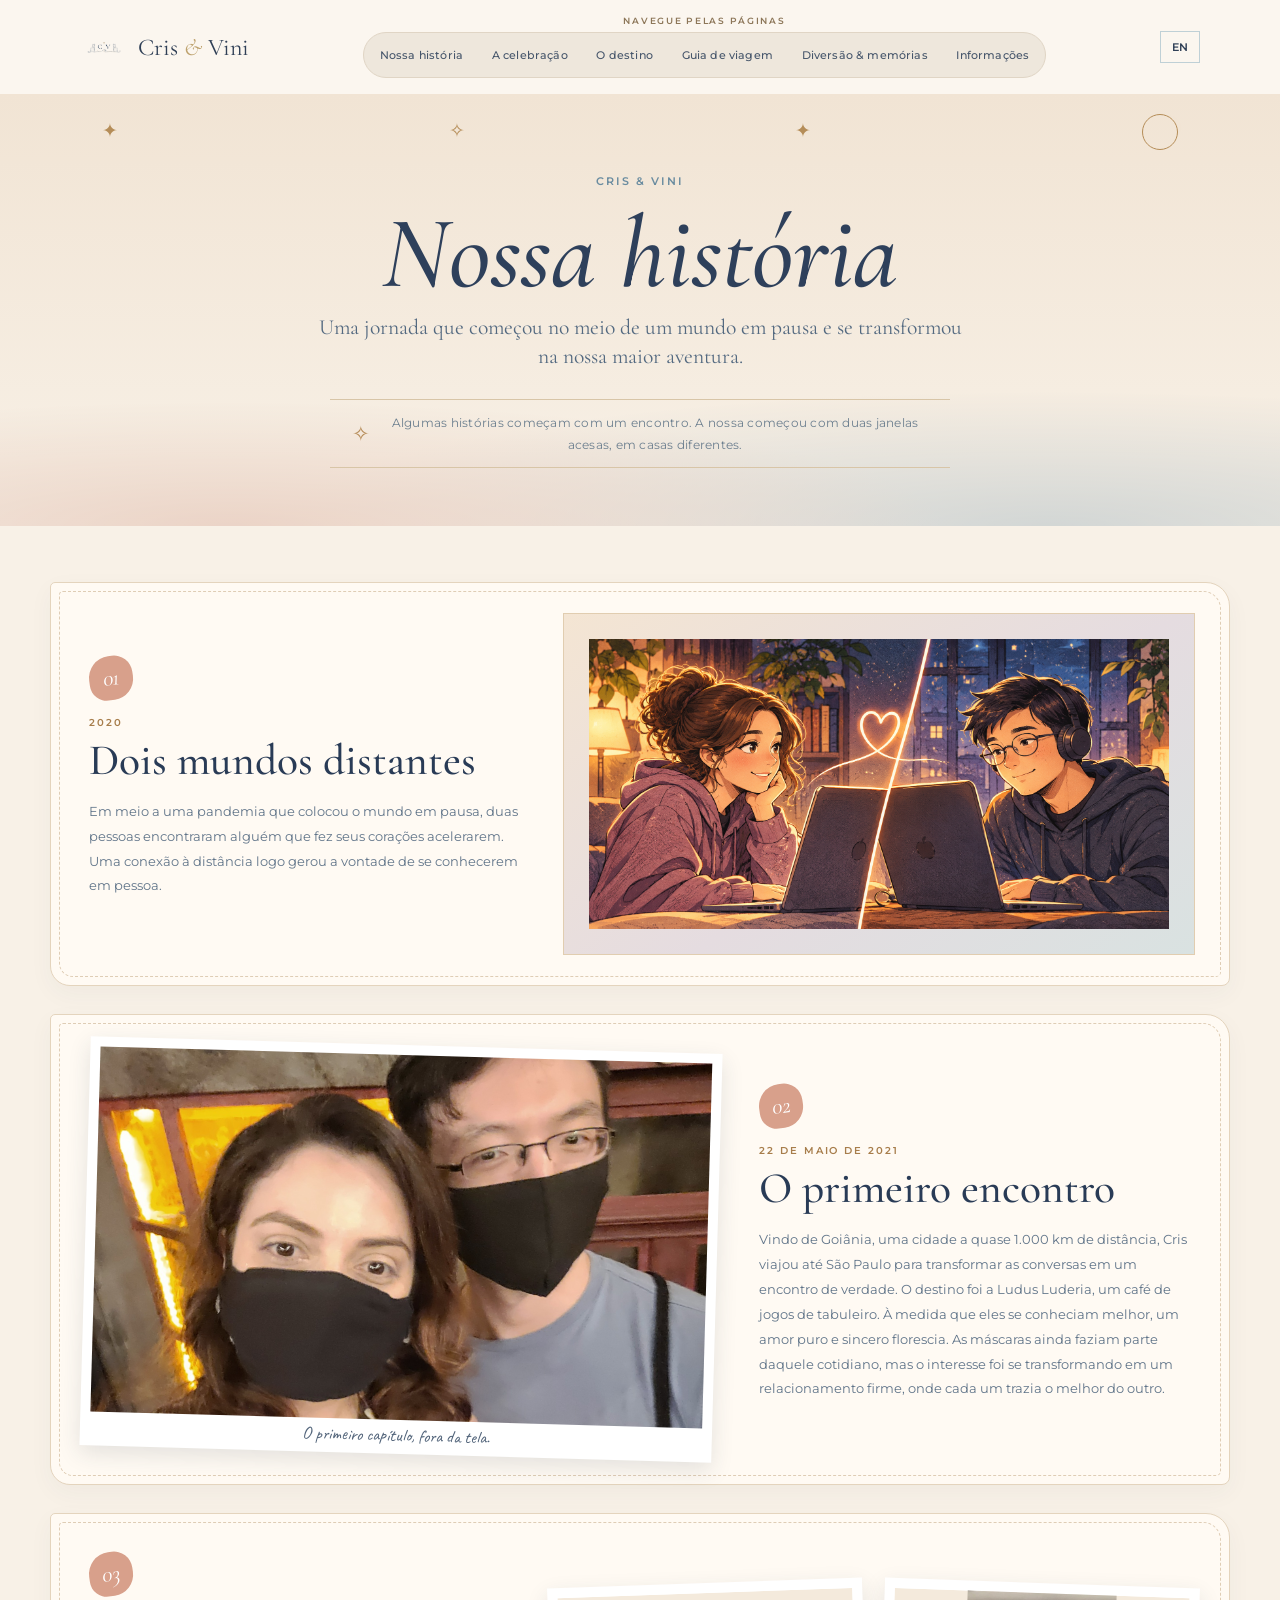
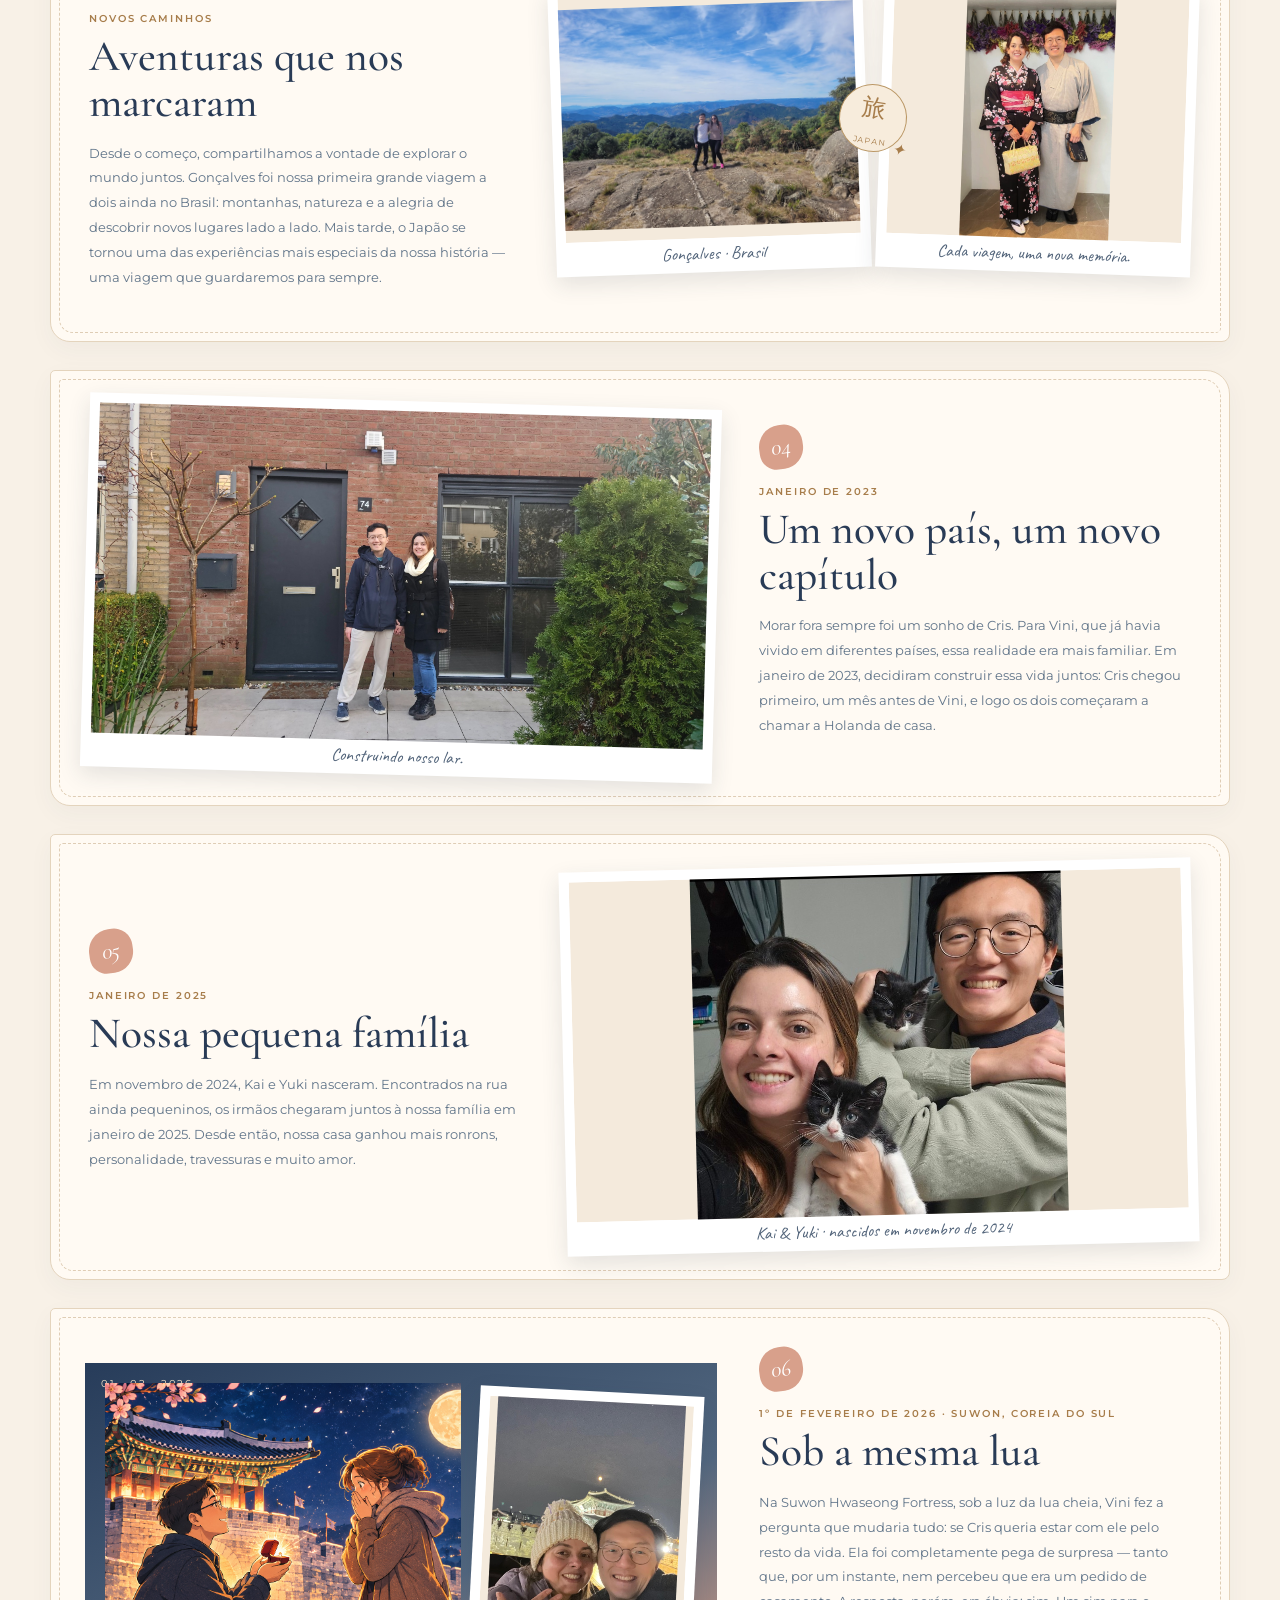
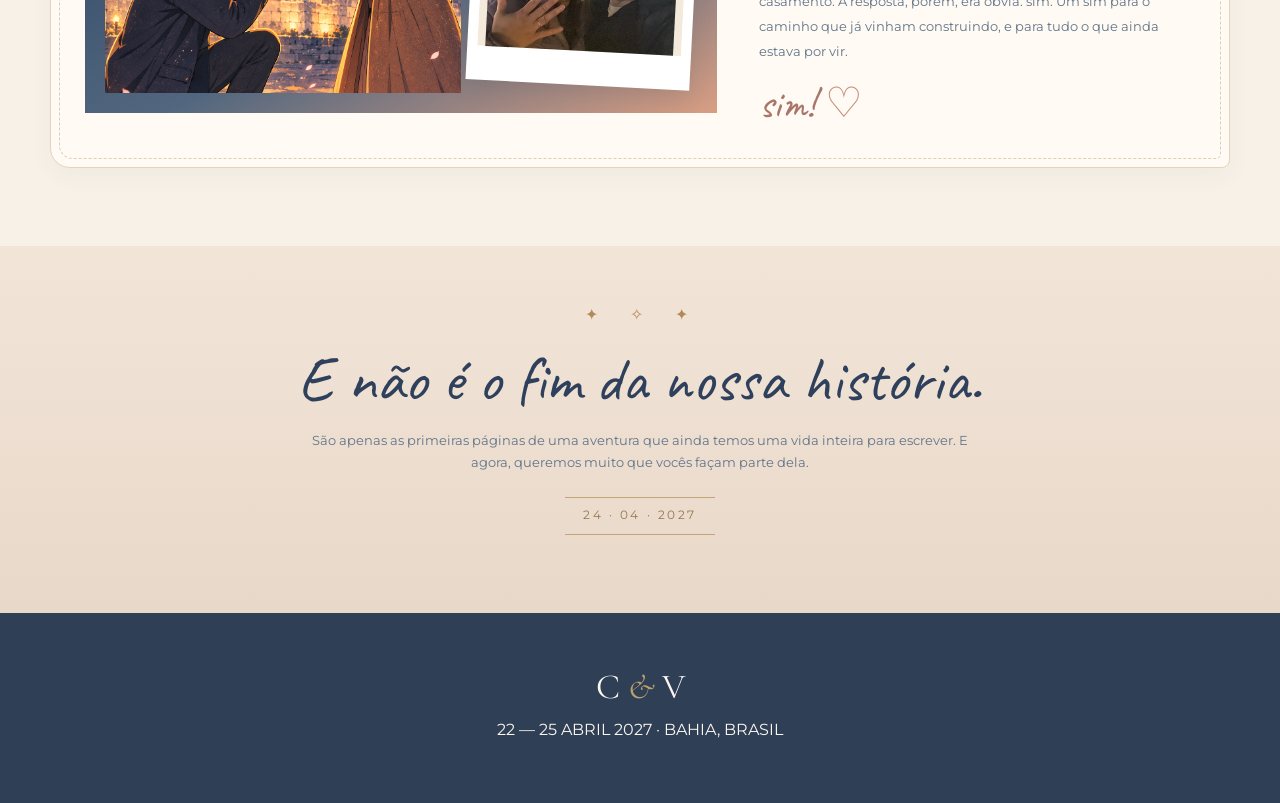
<file: pages/our-story.html>
<!doctype html>
<html lang="pt-BR">
<head>
<meta charset="utf-8"><meta name="viewport" content="width=device-width, initial-scale=1">
<title>Nossa história | Cris & Vini</title>
<link rel="preconnect" href="https://fonts.googleapis.com"><link rel="preconnect" href="https://fonts.gstatic.com" crossorigin>
<link href="https://fonts.googleapis.com/css2?family=Cormorant+Garamond:wght@400;500;600;700&family=Montserrat:wght@300;400;500;600&family=Caveat:wght@500;600&display=swap" rel="stylesheet">
<link rel="stylesheet" href="../css/variables.css"><link rel="stylesheet" href="../css/global.css"><link rel="stylesheet" href="../css/navigation.css"><link rel="stylesheet" href="../css/components.css"><link rel="stylesheet" href="../css/responsive.css">
<link rel="stylesheet" href="../css/story-manga.css">
</head>
<body>
<header class="site-header">
<a class="brand" href="../index.html"><img src="../assets/illustrations/monogram/wedding-monogram.png" alt="" class="brand-mark"><span>Cris <i>&</i> Vini</span></a>
<nav class="desktop-nav" aria-label="Navegação principal"><span class="nav-label" data-pt="NAVEGUE PELAS PÁGINAS" data-en="EXPLORE THE PAGES">NAVEGUE PELAS PÁGINAS</span><div class="nav-links">
<a href="our-story.html" data-pt="Nossa história" data-en="Our story">Nossa história</a><a href="celebration.html" data-pt="A celebração" data-en="The celebration">A celebração</a><a href="destination.html" data-pt="O destino" data-en="The destination">O destino</a><a href="travel-guide.html" data-pt="Guia de viagem" data-en="Travel guide">Guia de viagem</a><a href="fun-memories.html" data-pt="Diversão & memórias" data-en="Fun & memories">Diversão & memórias</a><a href="guest-information.html" data-pt="Informações" data-en="Guest information">Informações</a>
</div></nav><div class="header-actions"><button class="language-switch" id="languageSwitch" type="button">EN</button><button class="menu-toggle" id="menuToggle" type="button">☰</button></div>
</header>
<main class="story-page">
<section class="story-masthead">
<div class="story-skyline" aria-hidden="true"><span>✦</span><span>✧</span><span>✦</span><i class="moon"></i></div>
<p class="eyebrow">CRIS & VINI </p>
<h1 data-pt="Nossa história" data-en="Our story">Nossa história</h1>
<p class="story-deck" data-pt="Uma jornada que começou no meio de um mundo em pausa e se transformou na nossa maior aventura." data-en="A journey that began while the world stood still and became our greatest adventure.">Uma jornada que começou no meio de um mundo em pausa e se transformou na nossa maior aventura.</p>
<div class="story-intro-note"><span class="note-star">✧</span><span data-pt="Algumas histórias começam com um encontro. A nossa começou com duas janelas acesas, em casas diferentes." data-en="Some stories begin with a meeting. Ours began with two glowing windows, in two different homes.">Algumas histórias começam com um encontro. A nossa começou com duas janelas acesas, em casas diferentes.</span></div>
</section>

<section class="story-timeline">
<article class="story-panel panel-wide">
<div class="panel-copy"><span class="chapter-no">01</span><p class="eyebrow" data-pt="2020" data-en="2020">FIM DE 2020</p><h2 data-pt="Dois mundos distantes" data-en="Two worlds apart">Dois mundos distantes</h2>
<p data-pt="Em meio a uma pandemia que colocou o mundo em pausa, duas pessoas encontraram alguém que fez seus corações acelerarem. Uma conexão à distância logo gerou a vontade de se conhecerem em pessoa." data-en="In the middle of a pandemic that brought the world to a pause, two people found someone who made their hearts race. A long-distance connection soon sparked the desire to meet in person.">Em meio a uma pandemia que colocou o mundo em pausa, duas pessoas encontraram alguém que fez seus corações acelerarem. Uma conexão à distância logo gerou a vontade de se conhecerem em pessoa.</p></div>
<div class="illustration-scene windows-scene">
    <img
        src="../assets/illustrations/story-two-worlds.png"
        alt="Ilustração de Cris e Vini se conectando através de seus computadores, em duas casas diferentes."
    >
</div>
</article>

<article class="story-panel panel-photo">
<div class="panel-copy"><span class="chapter-no">02</span><p class="eyebrow" data-pt="22 DE MAIO DE 2021" data-en="22 MAY 2021">22 DE MAIO DE 2021</p><h2 data-pt="O primeiro encontro" data-en="The first date">O primeiro encontro</h2>
<p data-pt="Vindo de Goiânia, uma cidade a quase 1.000 km de distância, Cris viajou até São Paulo para transformar as conversas em um encontro de verdade. O destino foi a Ludus Luderia, um café de jogos de tabuleiro. À medida que eles se conheciam melhor, um amor puro e sincero florescia. As máscaras ainda faziam parte daquele cotidiano, mas o interesse foi se transformando em um relacionamento firme, onde cada um trazia o melhor do outro." data-en="Coming from Goiânia, a city almost 1,000 km away, Cris travelled to São Paulo to turn their conversations into a real-life meeting. The destination was Ludus Luderia, a board-game café. As they got to know each other better, a pure and sincere love blossomed. Masks were still part of everyday life, but their interest grew into a steady relationship in which each brought out the best in the other.">Vindo de Goiânia, uma cidade a quase 1.000 km de distância, Cris viajou até São Paulo para transformar as conversas em um encontro de verdade. O destino foi a Ludus Luderia, um café de jogos de tabuleiro. À medida que eles se conheciam melhor, um amor puro e sincero florescia. As máscaras ainda faziam parte daquele cotidiano, mas o interesse foi se transformando em um relacionamento firme, onde cada um trazia o melhor do outro.</p></div>
<figure class="memory-photo tilt-right"><img src="../assets/images/story/early-days-masks.jpg" alt="Cris e Vini juntos"><figcaption data-pt="O primeiro capítulo, fora da tela." data-en="The first chapter, beyond the screen.">O primeiro capítulo, fora da tela.</figcaption></figure>
</article>

<article class="story-panel panel-adventures">
<div class="panel-copy"><span class="chapter-no">03</span><p class="eyebrow" data-pt="NOVOS CAMINHOS" data-en="NEW PATHS">NOVOS CAMINHOS</p><h2 data-pt="Aventuras que nos marcaram" data-en="Adventures that shaped us">Aventuras que nos marcaram</h2>
<p data-pt="Desde o começo, compartilhamos a vontade de explorar o mundo juntos. Gonçalves foi nossa primeira grande viagem a dois ainda no Brasil: montanhas, natureza e a alegria de descobrir novos lugares lado a lado. Mais tarde, o Japão se tornou uma das experiências mais especiais da nossa história — uma viagem que guardaremos para sempre." data-en="From the beginning, we shared a desire to explore the world together. Gonçalves was our first big trip as a couple in Brazil: mountains, nature and the joy of discovering new places side by side. Later, Japan became one of the most meaningful experiences in our story — a journey we will always treasure.">Desde o começo, compartilhamos a vontade de explorar o mundo juntos. Gonçalves foi nossa primeira grande viagem a dois ainda no Brasil: montanhas, natureza e a alegria de descobrir novos lugares lado a lado. Mais tarde, o Japão se tornou uma das experiências mais especiais da nossa história — uma viagem que guardaremos para sempre.</p></div>
<div class="memory-pair"><figure class="memory-photo"><img src="../assets/images/story/goncalves-view.png" alt="Cris e Vini em uma aventura juntos"><figcaption>Gonçalves · Brasil</figcaption></figure><div class="travel-stamp"><span>旅</span><small>JAPAN</small><i>✦</i></div><figure class="memory-photo tilt-right"><img src="../assets/images/story/japan-kimono.jpg" alt="Cris e Vini em uma lembrança de viagem"><figcaption data-pt="Cada viagem, uma nova memória." data-en="Every journey, a new memory.">Cada viagem, uma nova memória.</figcaption></figure></div>
</article>

<article class="story-panel panel-move">
<div class="panel-copy"><span class="chapter-no">04</span><p class="eyebrow" data-pt="JANEIRO DE 2023" data-en="JANUARY 2023">JANEIRO DE 2023</p><h2 data-pt="Um novo país, um novo capítulo" data-en="A new country, a new chapter">Um novo país, um novo capítulo</h2>
<p data-pt="Morar fora sempre foi um sonho de Cris. Para Vini, que já havia vivido em diferentes países, essa realidade era mais familiar. Em janeiro de 2023, decidiram construir essa vida juntos: Cris chegou primeiro, um mês antes de Vini, e logo os dois começaram a chamar a Holanda de casa." data-en="Living abroad had always been a dream for Cris. For Vini, who had already lived in several countries, it was a more familiar reality. In January 2023, they decided to build that life together: Cris arrived first, one month before Vini, and soon they were both calling the Netherlands home.">Morar fora sempre foi um sonho de Cris. Para Vini, que já havia vivido em diferentes países, essa realidade era mais familiar. Em janeiro de 2023, decidiram construir essa vida juntos: Cris chegou primeiro, um mês antes de Vini, e logo os dois começaram a chamar a Holanda de casa.</p></div>
<figure class="memory-photo tilt-right"><img src="../assets/images/story/netherlands-new-home.jpg" alt="Cris e Vini juntos"><figcaption data-pt="Construindo nosso lar." data-en="Building our home.">O primeiro capítulo, fora da tela.</figcaption></figure>
</article>

<article class="story-panel panel-family">
<div class="panel-copy"><span class="chapter-no">05</span><p class="eyebrow" data-pt="JANEIRO DE 2025" data-en="JANUARY 2025">JANEIRO DE 2025</p><h2 data-pt="Nossa pequena família" data-en="Our little family">Nossa pequena família</h2>
<p data-pt="Em novembro de 2024, Kai e Yuki nasceram. Encontrados na rua ainda pequeninos, os irmãos chegaram juntos à nossa família em janeiro de 2025. Desde então, nossa casa ganhou mais ronrons, personalidade, travessuras e muito amor." data-en="Kai and Yuki were born in November 2024. Found on the streets as tiny kittens, the siblings joined our family together in January 2025. Since then, our home has gained more purrs, personality, mischief and so much love.">Em novembro de 2024, Kai e Yuki nasceram. Encontrados na rua ainda pequeninos, os irmãos chegaram juntos à nossa família em janeiro de 2025. Desde então, nossa casa ganhou mais ronrons, personalidade, travessuras e muito amor.</p></div>
<figure class="memory-photo family-photo"><img src="../assets/illustrations/cats/1000136559.jpg" alt="Kai e Yuki, os gatos da família"><figcaption data-pt="Kai & Yuki · nascidos em novembro de 2024" data-en="Kai & Yuki · born November 2024">Kai & Yuki · nascidos em novembro de 2024</figcaption></figure>
</article>

<article class="story-panel panel-proposal">
<div class="panel-copy"><span class="chapter-no">06</span><p class="eyebrow" data-pt="1º DE FEVEREIRO DE 2026 · SUWON, COREIA DO SUL" data-en="1 FEBRUARY 2026 · SUWON, SOUTH KOREA">1º DE FEVEREIRO DE 2026 · SUWON, COREIA DO SUL</p><h2 data-pt="Sob a mesma lua" data-en="Under the same moon">Sob a mesma lua</h2>
<p data-pt="Na Suwon Hwaseong Fortress, sob a luz da lua cheia, Vini fez a pergunta que mudaria tudo: se Cris queria estar com ele pelo resto da vida. Ela foi completamente pega de surpresa — tanto que, por um instante, nem percebeu que era um pedido de casamento. A resposta, porém, era óbvia: sim. Um sim para o caminho que já vinham construindo, e para tudo o que ainda estava por vir." data-en="At Suwon Hwaseong Fortress, beneath the full moon, Vini asked the question that would change everything: whether Cris wanted to be with him for the rest of her life. She was completely taken by surprise — so much so that, for a moment, she did not even realise it was a proposal. The answer, however, was obvious: yes. A yes to the path they had already been building, and to everything still to come.">Na Suwon Hwaseong Fortress, sob a luz da lua cheia, Vini fez a pergunta que mudaria tudo: se Cris queria estar com ele pelo resto da vida. Ela foi completamente pega de surpresa — tanto que, por um instante, nem percebeu que era um pedido de casamento. A resposta, porém, era óbvia: sim. Um sim para o caminho que já vinham construindo, e para tudo o que ainda estava por vir.</p><span class="handwritten-yes">sim! <span>♡</span></span></div>
<div class="proposal-art">

    <span class="proposal-date">01 · 02 · 2026</span>

  

    <!-- Manga-style fortress illustration -->
    <div class="proposal-manga">
        <img
            src="../assets/illustrations/suwon-proposal-manga.png"
            alt="Ilustração manga de um pedido de casamento sob a lua cheia na fortaleza de Suwon"
        >
    </div>

    <!-- Your real photograph -->
    <figure class="memory-photo proposal-photo">
        <img
            src="../assets/images/story/proposal.png"
            alt="Cris e Vini na noite do pedido de casamento em Suwon"
        >
        <figcaption> </figcaption>
    </figure>

</div>

</article>


</section>
<section class="story-ending"><div class="ending-stars">✦　✧　✦</div><p class="ending-script" data-pt="E não é o fim da nossa história." data-en="And this is not the end of our story.">E não é o fim da nossa história.</p><p data-pt="São apenas as primeiras páginas de uma aventura que ainda temos uma vida inteira para escrever. E agora, queremos muito que vocês façam parte dela." data-en="These are only the first pages of an adventure we still have a lifetime to write. And now, we would love for you to be part of it.">São apenas as primeiras páginas de uma aventura que ainda temos uma vida inteira para escrever. E agora, queremos muito que vocês façam parte dela.</p><span class="ending-date">24 · 04 · 2027</span></section>
</main>
<footer class="site-footer"><div class="footer-monogram">C <i>&</i> V</div><p>22 — 25 ABRIL 2027 · BAHIA, BRASIL</p></footer>
<script src="../js/language.js"></script><script src="../js/navigation.js"></script>
</body></html>
</file>
<file: css/variables.css>
:root{--cream:#f4ebdd;--paper:#fbf6ef;--ink:#2f3f56;--ocean:#6a8ca0;--rose:#d8a7b0;--peach:#f2c2a6;--mist:#bfd0d6;--gold:#bda16c;--serif:'Cormorant Garamond',Georgia,serif;--sans:'Montserrat',Arial,sans-serif;--content:1120px}


:root {
    --ocean-navy: #263954;
    --ocean-blue: #405875;
    --sea-muted: #71849a;
    --sunset-gold: #ad8050;
    --paper-cream: #fbf7f0;
    --paper-warm: #f1e8dc;
}

/* Stronger text contrast */
body {
    color: var(--ocean-navy);
    background: var(--paper-cream);
}

.hero h1,
.hero .eyebrow,
.hero-date,
.hero .tagline {
    color: var(--ocean-navy);
}

/* Navigation contrast */
.nav-brand,
.nav-links a {
    color: var(--ocean-navy);
}

.nav-links a:hover {
    color: var(--sunset-gold);
}
</file>
<file: css/global.css>
*{box-sizing:border-box}html{scroll-behavior:smooth}body{margin:0;background:var(--paper);color:var(--ink);font-family:var(--sans);font-weight:400;line-height:1.7}a{color:inherit;text-decoration:none}img{max-width:100%;display:block}.section-wrap{width:min(var(--content),calc(100% - 48px));margin-inline:auto;padding-block:88px}.eyebrow{font-size:.68rem;letter-spacing:.19em;font-weight:600;color:var(--ocean)}h1,h2,h3{font-family:var(--serif);font-weight:500;line-height:1.05;margin:.25em 0 .45em}h1{font-size:clamp(3.4rem,8vw,7rem)}h2{font-size:clamp(2.3rem,5vw,4rem)}p{max-width: sixty;max-width:62ch}.text-link{display:inline-block;margin-top:18px;color:var(--ocean);font-size:.82rem;font-weight:600;border-bottom:1px solid var(--gold);padding-bottom:5px}.button{display:inline-block;padding:13px 22px;font-size:.72rem;letter-spacing:.08em;text-transform:uppercase}.button-light{background:var(--paper);color:var(--ink)}.button-dark{background:var(--ink);color:var(--paper)}.split{display:grid;grid-template-columns:1fr 1fr;gap:7%;align-items:center}.rounded-photo{width:100%;max-height:540px;object-fit:cover;border-radius:48% 48% 8px 8px}.site-footer{text-align:center;background:var(--ink);color:var(--paper);padding:52px 24px}.site-footer p{margin:8px auto}.site-footer small{letter-spacing:.15em;font-size:.65rem}.footer-monogram{font:2.2rem var(--serif)}.footer-monogram i{color:var(--gold)}
</file>
<file: css/navigation.css>
.site-header {
  min-height: 94px;
  height: auto;
  padding: 10px max(24px,calc((100% - var(--content))/2));
  display:flex;
  align-items:center;
  justify-content:space-between;
  gap: clamp(14px, 2vw, 30px);
  background:var(--paper);
  position:relative;
  z-index:10;
}
.brand{display:flex;align-items:center;gap:10px;font:1.5rem var(--serif);white-space:nowrap;flex-shrink:0}
.brand i{color:var(--gold)}
.brand-mark{width:42px;height:42px;object-fit:contain}
.desktop-nav{
  display:flex;
  flex-direction:column;
  align-items:center;
  gap:6px;
  min-width:0;
}
.nav-label{
  display:block;
  color:#8c7658;
  font:600 .54rem var(--sans);
  letter-spacing:.2em;
  text-transform:uppercase;
}
.nav-links{
  display:flex;
  align-items:center;
  justify-content:center;
  gap:clamp(3px,.55vw,9px);
  padding:5px;
  background:#eee7dc;
  border:1px solid #e0d5c5;
  border-radius:999px;
}
.desktop-nav .nav-links a{
  display:inline-flex;
  align-items:center;
  justify-content:center;
  min-height:34px;
  padding:7px clamp(7px,.85vw,13px);
  border-radius:999px;
  color:#46566b;
  font:500 .66rem var(--sans);
  letter-spacing:.015em;
  white-space:nowrap;
  text-decoration:none;
  transition:background .2s ease,color .2s ease,box-shadow .2s ease,transform .2s ease;
}
.desktop-nav .nav-links a:hover,.desktop-nav .nav-links a:focus-visible{
  background:#fffaf2;
  color:#263b52;
  box-shadow:0 2px 8px rgba(38,59,82,.10);
  outline:none;
}
.desktop-nav .nav-links a[aria-current="page"]{
  background:#263b52;
  color:#fffaf2;
  box-shadow:0 2px 8px rgba(38,59,82,.16);
}
.desktop-nav .nav-links a:focus-visible{outline:2px solid var(--gold);outline-offset:2px}
.header-actions{display:flex;gap:10px;flex-shrink:0}
.language-switch,.menu-toggle{border:1px solid var(--mist);background:transparent;color:var(--ink);padding:8px 11px;cursor:pointer;font:600 .7rem var(--sans)}
.menu-toggle{display:none}
@media(max-width:1100px) and (min-width:821px){
  .site-header{gap:12px}
  .brand{font-size:1.22rem}
  .brand-mark{width:34px;height:34px}
  .nav-links{gap:1px;padding:4px}
  .desktop-nav .nav-links a{font-size:.59rem;padding:6px 7px}
}
@media(max-width:820px){
  .site-header{height:70px;min-height:70px;padding:0 18px}
  .menu-toggle{display:block}
  .desktop-nav{
    display:none;
    position:absolute;
    top:70px;left:0;right:0;
    align-items:stretch;
    gap:10px;
    background:var(--paper);
    padding:17px 20px 22px;
    border-top:1px solid #e8dfd2;
    box-shadow:0 12px 20px #1b2d3a18;
  }
  .desktop-nav.open{display:flex}
  .nav-label{padding:0 7px 2px}
  .nav-links{
    display:grid;
    grid-template-columns:repeat(2,minmax(0,1fr));
    gap:7px;
    padding:0;
    background:transparent;
    border:0;
    border-radius:0;
  }
  .desktop-nav .nav-links a{
    justify-content:flex-start;
    min-height:42px;
    padding:10px 13px;
    border:1px solid #e0d5c5;
    border-radius:8px;
    background:#f8f3eb;
    font-size:.76rem;
  }
  .desktop-nav .nav-links a[aria-current="page"]{background:#263b52;color:#fffaf2;border-color:#263b52}
}
@media(max-width:420px){
  .nav-links{grid-template-columns:1fr}
  .brand{font-size:1.22rem}
  .brand-mark{width:34px;height:34px}
}

/* Mobile navigation: make the page menu unmistakable */
@media(max-width:820px){
  .site-header{
    min-height:76px;
    height:76px;
    padding:0 14px;
    gap:8px;
  }
  .brand{font-size:1.18rem;gap:7px}
  .brand-mark{width:31px;height:31px}
  .header-actions{gap:7px;align-items:center}
  .language-switch{
    min-width:44px;
    min-height:42px;
    padding:8px 10px;
    border:1px solid #c9b99f;
    background:#fffaf2;
    font-size:.72rem;
  }
  .menu-toggle{
    display:inline-flex;
    align-items:center;
    justify-content:center;
    gap:8px;
    min-height:44px;
    min-width:112px;
    padding:9px 12px;
    border:1px solid #263b52;
    border-radius:5px;
    background:#263b52;
    color:#fffaf2;
    box-shadow:0 3px 9px rgba(38,59,82,.18);
    font:700 .78rem var(--sans);
    letter-spacing:.07em;
  }
  .menu-toggle span{font-size:.68rem;letter-spacing:.12em}
  .desktop-nav{
    top:76px;
    padding:18px 18px 22px;
    border-top:3px solid #b99a70;
  }
  .nav-label{
    color:#806849;
    font-size:.62rem;
    letter-spacing:.18em;
    padding:0 4px 6px;
  }
  .nav-links{gap:8px}
  .desktop-nav .nav-links a{
    min-height:48px;
    padding:11px 12px;
    border:1px solid #d9cbb8;
    background:#fffaf2;
    box-shadow:0 2px 5px rgba(38,59,82,.06);
    font-size:.78rem;
    font-weight:600;
  }
  .desktop-nav .nav-links a[aria-current="page"]{
    background:#263b52;
    color:#fffaf2;
    border-color:#263b52;
  }
}
@media(max-width:380px){
  .brand{font-size:1.05rem}
  .brand-mark{width:27px;height:27px}
  .menu-toggle{min-width:100px;padding:8px 9px}
}
</file>
<file: css/components.css>
/* =========================================
   HERO
   Portrait image and editorial text
   ========================================= */

.hero {
    min-height: auto;
    height: auto;
    display: flex;
    flex-direction: column;
    position: relative;
    text-align: center;
    background: #f8f3eb;
    color: white;
    overflow: hidden;
}

.hero-image {
    position: relative;
    width: 100%;
    height: min(72vh, 680px);
    min-height: 420px;
    background: url('../assets/images/couple/hero-watercolor.webp')
        center 43% / cover no-repeat;
}

.hero-shade {
    display: none;
}

.hero-content {
    position: relative;
    z-index: 2;
    width: 100%;
    max-width: none;
    margin: 0;
    padding: 42px 24px 38px;
    background: #f8f3eb;
    color: #34445e;
    text-align: center;
    align-items: center;
}

.hero h1 {
    color: #34445e;
    font-size: clamp(3.5rem, 7vw, 5.5rem);
    line-height: 1;
    margin: 12px 0 16px;
    text-shadow: none;
}

.hero .eyebrow,
.hero-date {
    width: 100%;
    color: #718096;
    text-align: center;
    text-shadow: none;
    letter-spacing: 0.2em;
    font-size: 0.7rem;
    margin-left: auto;
    margin-right: auto;
}

.hero .eyebrow {
    margin-bottom: 18px;
}

.hero .tagline {
    color: #52627a;
    font-size: clamp(1rem, 1.8vw, 1.3rem);
    font-family: italic 1.35rem var(--serif);
    margin: 0 auto;
    max-width: 650px;
    line-height: 1.6;
}

.hero-date {
    margin: 20px auto 24px;
}

.hero-bottom {
    position: relative;
    bottom: auto;
    padding: 0 20px 22px;
    background: #f8f3eb;
    color: #718096;
    letter-spacing: 0.2em;
    font-size: 0.62rem;
    text-align: center;
}


/* =========================================
   NAVIGATION — WEDDING MONOGRAM
   ========================================= */

.nav-brand img,
.brand-mark {
    width: 48px;
    height: 48px;
    object-fit: contain;
    flex-shrink: 0;
}


/* =========================================
   HERO DATE AND CAT MONOGRAM
   ========================================= */

.hero-date-row {
    display: flex;
    align-items: center;
    justify-content: center;
    gap: 28px;
    width: 100%;
    margin: 0 auto 35px;
}

.hero-date-row .hero-date {
    margin: 0;
    color: var(--ink);
    font-size: 0.75rem;
    letter-spacing: 0.18em;
    font-weight: 600;
}

.countdown-monogram {
    display: block !important;
    width: 220px !important;
    height: auto !important;
    max-width: none !important;
    flex-shrink: 0;
}


/* =========================================
   COUNTDOWN
   ========================================= */

.countdown-section {
    text-align: center;
    padding-block: 55px;
}

.countdown {
    display: flex;
    justify-content: center;
    gap: clamp(28px, 7vw, 90px);
    margin-top: 24px;
}

.countdown div {
    display: grid;
}

.countdown strong {
    font: 3rem var(--serif);
}

.countdown span {
    font-size: 0.65rem;
    text-transform: uppercase;
    letter-spacing: 0.12em;
    color: var(--ocean);
}


/* =========================================
   INTRODUCTION
   ========================================= */

.intro-section {
    padding-top: 40px;
}

.intro-copy h2 {
    font-size: clamp(2.3rem, 4vw, 3.4rem);
}


/* =========================================
   CELEBRATION PREVIEW
   ========================================= */

.celebration-preview {
    background: var(--cream);
    padding-block: 72px;
}

.celebration-preview .section-wrap {
    padding-block: 0;
}

.day-grid {
    display: grid;
    grid-template-columns: repeat(4, 1fr);
    gap: 12px;
    margin: 35px 0 10px;
}

.day-card {
    background: var(--paper);
    padding: 22px;
    min-height: 175px;
}

.day-card span {
    font-size: 0.65rem;
    letter-spacing: 0.12em;
    color: var(--ocean);
}

.day-card h3 {
    font-size: 1.55rem;
}

.day-card p {
    font-size: 0.78rem;
}

.day-card.featured {
    background: var(--ink);
    color: var(--paper);
}

.day-card.featured span {
    color: var(--peach);
}


/* =========================================
   DESTINATION PREVIEW
   ========================================= */

.destination-preview {
    padding-block: 100px;
}

.location-line {
    font-size: 0.78rem;
    color: var(--ocean);
    letter-spacing: 0.05em;
}


/* =========================================
   QUICK LINKS
   ========================================= */

.quick-links {
    text-align: center;
}

.link-grid {
    display: grid;
    grid-template-columns: repeat(4, 1fr);
    gap: 12px;
    margin-top: 35px;
    text-align: left;
}

.link-grid a {
    padding: 22px;
    border: 1px solid var(--mist);
    display: flex;
    flex-direction: column;
    gap: 6px;
    transition: 0.2s;
}

.link-grid a:hover {
    background: var(--cream);
    transform: translateY(-3px);
}

.link-grid span {
    font-size: 0.65rem;
    color: var(--gold);
}

.link-grid b {
    font: 1.5rem var(--serif);
}

.link-grid small {
    font-size: 0.7rem;
    color: var(--ocean);
}



/* =========================================
   MEMORIES BANNER — KAI & YUKI
   Full portrait photo, no cropping
   ========================================= */

.memories-banner {
    position: relative;
    min-height: 460px;
    display: flex;
    align-items: center;
    padding: 65px max(24px, calc((100% - var(--content)) / 2));

    background-color: var(--ink);
    background-image:
        linear-gradient(
            90deg,
            rgba(28, 45, 62, 1) 0%,
            rgba(28, 45, 62, 0.96) 38%,
            rgba(28, 45, 62, 0.35) 65%,
            rgba(28, 45, 62, 0.05) 100%
        ),
        url('../assets/images/kai-yuki-together.jpg');

    background-size: 100% 100%, auto 100%;
    background-position: center, right center;
    background-repeat: no-repeat;

    color: white;
}

.memories-content {
    position: relative;
    z-index: 2;
    max-width: 550px;
}

.memories-banner .eyebrow {
    color: var(--peach);
}


/* Mobile layout */

@media (max-width: 700px) {
    .memories-banner {
        min-height: 620px;
        align-items: flex-start;
        padding: 55px 24px 300px;

        background-image:
            linear-gradient(
                180deg,
                rgba(28, 45, 62, 1) 0%,
                rgba(28, 45, 62, 0.96) 38%,
                rgba(28, 45, 62, 0.05) 75%
            ),
            url('../assets/images/kai-yuki-together.jpg');

        background-size: 100% 100%, auto 55%;
        background-position: center, center bottom;
        background-repeat: no-repeat;
    }

    .memories-content {
        max-width: 100%;
    }
}



/* =========================================
   INTERNAL PAGE HERO
   ========================================= */

.page-hero {
    height: 430px;
    position: relative;
    display: flex;
    align-items: end;
    overflow: hidden;
    color: white;
}

.page-hero > img {
    position: absolute;
    width: 100%;
    height: 100%;
    object-fit: cover;
}

.page-hero-overlay {
    position: absolute;
    inset: 0;
    background: linear-gradient(
        90deg,
        rgba(26, 42, 58, 0.72),
        rgba(26, 42, 58, 0.12)
    );
}

.page-hero-content {
    position: relative;
    padding: 50px max(24px, calc((100% - var(--content)) / 2));
    max-width: 850px;
}

.page-hero-content .eyebrow {
    color: var(--peach);
}

.page-hero-content p:last-child {
    max-width: 600px;
}


/* =========================================
   PAGE CONTENT
   ========================================= */

.page-content {
    min-height: 380px;
}

.content-placeholder {
    margin: 35px 0;
    padding: 55px 25px;
    background: var(--cream);
    text-align: center;
    color: var(--ocean);
}

.content-placeholder span {
    font: 2rem var(--serif);
    color: var(--gold);
}

.content-placeholder p {
    margin: 8px auto;
}


/* =========================================
   DESTINATION VIDEO — LANDSCAPE RECTANGLE
   ========================================= */

.destination-video {
    position: relative;
    width: 100%;
    aspect-ratio: 16 / 9;
    overflow: hidden;
    border-radius: 14px;
    background: #26364f;
    box-shadow: 0 16px 36px rgba(38, 54, 79, .14);
}

.destination-video iframe {
    position: absolute;
    inset: 0;
    width: 100%;
    height: 100%;
    border: 0;
}

.memories-banner-image {
    width: 100%;
    overflow: hidden;
    background: #26364f;
}

.memories-banner-image img {
    display: block;
    width: 100%;
    height: auto;
}
</file>
<file: css/responsive.css>
@media(max-width:1050px){.desktop-nav{gap:10px}.desktop-nav a{font-size:.58rem}.brand{font-size:1.25rem}.brand-mark{width:34px;height:34px}}@media(max-width:820px){.site-header{height:70px}.menu-toggle{display:block}.desktop-nav{display:none;position:absolute;top:70px;left:0;right:0;background:var(--paper);padding:18px 24px 24px;box-shadow:0 12px 20px #1b2d3a18;flex-direction:column}.desktop-nav.open{display:flex}.desktop-nav a{font-size:.8rem;padding:8px 0}.split{grid-template-columns:1fr;gap:30px}.day-grid{grid-template-columns:repeat(2,1fr)}.link-grid{grid-template-columns:repeat(2,1fr)}.hero{min-height:680px}.intro-section .rounded-photo{order:-1;max-height:420px}}@media(max-width:480px){.section-wrap{width:calc(100% - 36px);padding-block:62px}.hero{min-height:620px}.hero .tagline{font-size:1.15rem}.countdown strong{font-size:2.3rem}.day-grid,.link-grid{grid-template-columns:1fr 1fr}.day-card{padding:15px;min-height:160px}.day-card h3{font-size:1.3rem}.page-hero{height:360px}.page-hero-content{padding:30px 20px}.brand{font-size:1.2rem}.brand-mark{width:30px;height:30px}}


/* HERO — mobile adjustments */
@media (max-width: 820px) {
  .hero {
    min-height: 680px;
  }

  .hero-image {
    background-position: 48% center;
  }

  .hero-content {
    width: 100%;
    padding: 30px 22px 82px;
  }

  .hero h1 {
    font-size: clamp(3.5rem, 13vw, 5rem);
  }
}

@media (max-width: 480px) {
  .hero {
    min-height: 650px;
  }

  .hero-image {
    background-position: 48% center;
  }

  .hero-content {
    padding-bottom: 85px;
  }

  .hero .tagline {
    font-size: 1.1rem;
  }

  .hero-date {
    margin: 18px 0 22px;
  }
}

@media (max-width: 820px) {
  .hero-image {
    height: 58vh;
    min-height: 380px;
    background-position: center center;
  }

  .hero-content {
    padding: 32px 20px 28px;
  }

  .hero h1 {
    font-size: clamp(3.2rem, 12vw, 4.5rem);
  }
}

@media (max-width: 480px) {
  .hero-image {
    height: 52vh;
    min-height: 340px;
  }

  .hero-content {
    padding: 28px 18px 24px;
  }

  .hero .tagline {
    font-size: 1rem;
  }
}
@media (max-width: 600px) {
    .hero-date-row {
        gap: 14px;
        flex-wrap: wrap;
    }

    .countdown-monogram {
        width: 150px !important;
    }
}


/* 2026 visual refinement — clearer actions and consistent mobile layout */
.hero .button,
.button {
    border: 1px solid var(--gold);
    box-shadow: 0 5px 14px rgba(34, 49, 68, .12);
    transition: transform .2s ease, box-shadow .2s ease, background-color .2s ease;
}
.hero .button:hover,
.button:hover {
    transform: translateY(-2px);
    box-shadow: 0 9px 20px rgba(34, 49, 68, .18);
}
.link-grid a {
    position: relative;
    min-height: 150px;
    border: 1px solid #c7b58f;
    border-radius: 8px;
    background: rgba(255,255,255,.55);
    box-shadow: 0 4px 14px rgba(34,49,68,.05);
    text-decoration: none;
}
.link-grid a::after {
    content: "↗";
    position: absolute;
    right: 18px;
    bottom: 16px;
    color: var(--gold);
    font-size: 1.1rem;
    transition: transform .2s ease;
}
.link-grid a:hover,
.link-grid a:focus-visible {
    background: #fffaf2;
    border-color: var(--gold);
    box-shadow: 0 10px 24px rgba(34,49,68,.12);
    transform: translateY(-3px);
}
.link-grid a:hover::after,
.link-grid a:focus-visible::after { transform: translate(2px,-2px); }
.link-grid a:focus-visible,
.button:focus-visible,
.text-link:focus-visible {
    outline: 3px solid var(--gold);
    outline-offset: 4px;
}
.destination-video {
    width: 100%;
    aspect-ratio: 16 / 9;
    border-radius: 12px;
}
.destination-video iframe {
    left: 0;
    width: 100%;
    transform: none;
}
@media (max-width: 760px) {
    .section-wrap { width: min(100% - 36px, 680px); }
    .destination-preview { padding-block: 58px; }
    .destination-video { width: 100%; margin: 0; aspect-ratio: 16 / 9; }
    .link-grid { gap: 12px; }
    .link-grid a { min-height: 138px; padding: 17px 15px 28px; }
    .link-grid b { font-size: 1.25rem; line-height: 1.15; }
    .link-grid small { line-height: 1.45; }
}
@media (max-width: 420px) {
    .link-grid { grid-template-columns: 1fr; }
    .link-grid a { min-height: 112px; padding: 16px 18px 25px; }
    .hero .button { width: min(100%, 320px); text-align: center; }
    .countdown { gap: 12px; }
    .countdown strong { font-size: 2rem; }
}
</file>
<file: css/celebration.css>
/* Celebration page — Golden Ocean watercolor treatment */
.celebration-page{background:#f7f2e9;color:#30415a;overflow:hidden}
.celebration-page h1,.celebration-page h2,.celebration-page h3{font-family:"Cormorant Garamond",Georgia,serif;font-weight:400}
.celebration-hero{position:relative;min-height:620px;background:#e9dfd1;display:grid;grid-template-columns:1fr 1fr;align-items:center;padding:70px max(7vw,32px) 80px;isolation:isolate}
.hero-wash{position:absolute;inset:0;background:radial-gradient(ellipse at 16% 22%,rgba(255,255,255,.75),transparent 44%),linear-gradient(110deg,#f7eee1 0%,#f0e4d6 54%,#e8e3d8 100%);z-index:-2}
.celebration-hero:after{content:"";position:absolute;inset:0;opacity:.18;pointer-events:none;background-image:radial-gradient(#b49d84 .55px,transparent .55px);background-size:5px 5px;z-index:-1}
.celebration-hero-copy{max-width:560px;position:relative;z-index:2;padding:30px 0}
.celebration-hero h1{font-size:clamp(4rem,7vw,7.2rem);line-height:.88;letter-spacing:-.04em;margin:20px 0 24px;color:#30415a}
.celebration-hero-copy>p:not(.eyebrow){font-size:1.03rem;line-height:1.9;max-width:460px;color:#50627a}
.eyebrow{font-size:.66rem;letter-spacing:.2em;text-transform:uppercase;color:#66819a;font-weight:500}
.hero-signature{display:inline-block;margin-top:24px;font-family:"Cormorant Garamond",Georgia,serif;font-size:1.8rem;font-style:italic;color:#b17e66}
.hero-signature i{font-style:normal;color:#6e8795}
.hero-art{position:relative;justify-self:end;width:min(100%,600px);height:490px;filter:drop-shadow(0 20px 24px rgba(72,65,54,.12))}
.hero-art figure{margin:0;position:absolute}
.hero-art img{display:block;width:100%;height:auto;mix-blend-mode:multiply}
.hero-art-ceremony {
  top: 0;
  right: 0;
  width: 82%;
  transform: rotate(1deg);
  z-index: 1;
}

.hero-art-couple {
  left: -3%;
  bottom: -5%;
  width: 60%;
  z-index: 2;
  transform: rotate(-2deg);
  padding: 8px;
  background: rgba(249,244,235,.88);
  box-shadow: 0 14px 35px rgba(60,55,48,.16);
}


.hero-bottom-note{position:absolute;bottom:28px;left:max(7vw,32px);font-size:.62rem;letter-spacing:.2em;color:#73869a}
.welcome-note{text-align:center;max-width:760px;margin:0 auto;padding:105px 28px 90px}
.ornament{font-size:1.25rem;color:#b98d72;letter-spacing:.35em}
.welcome-note .eyebrow{margin:24px 0 14px}
.welcome-note h2{font-size:clamp(2.7rem,5vw,4.4rem);line-height:1;margin:0 0 22px}
.welcome-note>p:last-child{max-width:650px;margin:auto;line-height:1.9;color:#647286;font-size:.95rem}
.days-story{max-width:1180px;margin:0 auto;padding:0 36px 100px}
.day-story{display:grid;grid-template-columns:1fr 1fr;gap:clamp(45px,8vw,120px);align-items:center;margin:0 0 100px}
.day-art{position:relative;min-width:0}
.day-art img{display:block;width:100%;aspect-ratio:1.13/1;object-fit:cover;border-radius:2px;box-shadow:0 22px 55px rgba(66,70,72,.11);mix-blend-mode:multiply}
.day-art:before{content:"";position:absolute;inset:-13px 13px 13px -13px;border:1px solid rgba(180,145,116,.36);z-index:-1}
.art-caption{display:block;text-align:right;margin:14px 6px 0;font-family:"Cormorant Garamond",Georgia,serif;font-size:1.12rem;font-style:italic;color:#a47b69}
.day-copy{max-width:450px;position:relative;padding:18px 0}
.day-date{font-size:.64rem;letter-spacing:.18em;color:#8b8e8b;margin:0 0 6px}
.day-date span{color:#c89b7d;padding:0 5px}
.day-number{font-family:"Cormorant Garamond",Georgia,serif;font-size:5.6rem;line-height:.9;color:#d7c4b1;margin:0 0 12px}
.day-copy h2{font-size:clamp(2.7rem,4vw,4rem);line-height:.95;margin:0 0 20px;color:#30415a}
.day-copy>p:not(.day-date):not(.day-number):not(.eyebrow){font-size:.92rem;line-height:1.95;color:#657286;margin:0}
.little-note{display:block;margin-top:23px;font-family:"Cormorant Garamond",Georgia,serif;font-size:1.25rem;font-style:italic;color:#b07f69}
.day-right .day-art{order:2}
.day-right .day-copy{order:1}
.wedding-day{padding:38px;background:linear-gradient(135deg,rgba(236,225,211,.72),rgba(250,246,238,.92));border:1px solid rgba(186,151,123,.25);gap:55px}
.wedding-day .day-art img{aspect-ratio:1/1.12}
.wedding-day .eyebrow{margin:0 0 12px}
.ceremony-details{display:grid;grid-template-columns:repeat(3,1fr);gap:12px;margin:28px 0 8px;padding:17px 0;border-top:1px solid #d9cbbd;border-bottom:1px solid #d9cbbd}
.ceremony-details div{display:flex;flex-direction:column;gap:5px}
.ceremony-details strong{font-family:"Cormorant Garamond",Georgia,serif;font-size:1.7rem;font-weight:500;color:#b17f69}
.ceremony-details span{font-size:.65rem;line-height:1.5;color:#657286}
.dress-code-section{display:grid;grid-template-columns:1fr 1fr;background:#eee5d8;align-items:center}
.dress-code-image{min-height:610px;display:flex;align-items:center;justify-content:center;padding:55px}
.dress-code-image img{width:100%;max-width:660px;height:auto;mix-blend-mode:multiply;filter:drop-shadow(0 15px 22px rgba(65,55,43,.08))}
.dress-code-copy{padding:80px clamp(35px,7vw,110px) 80px 30px;max-width:680px}
.dress-code-copy h2{font-size:clamp(2.9rem,4.5vw,4.6rem);line-height:.95;margin:18px 0 24px}
.dress-code-copy p:not(.eyebrow){font-size:.91rem;line-height:1.95;color:#657286}
.style-chips{display:flex;flex-wrap:wrap;gap:9px;margin-top:28px}
.style-chips span{border:1px solid #cdb9a5;border-radius:30px;padding:9px 14px;font-size:.67rem;letter-spacing:.04em;color:#52667c}
.final-note{position:relative;min-height:570px;display:grid;place-items:center;text-align:center;overflow:hidden;background:#24384d}
.final-note>img{position:absolute;inset:0;width:100%;height:100%;object-fit:cover;opacity:.68}
.final-note-overlay{position:absolute;inset:0;background:linear-gradient(90deg,rgba(27,43,60,.72),rgba(27,43,60,.36),rgba(27,43,60,.68))}
.final-note-copy{position:relative;z-index:1;max-width:720px;padding:90px 28px;color:#fff}
.final-note-copy .eyebrow{color:#f0d4bd;margin:20px 0 14px}
.final-note-copy h2{font-size:clamp(2.9rem,5vw,4.8rem);line-height:.95;margin:0 0 20px}
.final-note-copy>p:not(.eyebrow){font-size:.9rem;line-height:1.95;color:rgba(255,255,255,.87)}
.final-note-copy .hero-signature{color:#f0cbb2}
.celebration-footer{display:flex;align-items:center;justify-content:space-between;gap:18px;padding:25px max(6vw,24px);background:#26394f;color:#e9e1d7;font-size:.62rem;letter-spacing:.16em}
.celebration-footer a{color:#e9e1d7;text-decoration:none;border-bottom:1px solid rgba(233,225,215,.5);padding-bottom:4px}
@media(max-width:800px){
 .celebration-hero{grid-template-columns:1fr;min-height:auto;padding:70px 26px 65px}
 .celebration-hero-copy{padding:10px 0 0}
 .celebration-hero h1{font-size:clamp(4rem,16vw,6rem)}
 .hero-art{width:min(100%,520px);height:auto;aspect-ratio:1.05/1;justify-self:center;margin:12px auto 18px}
 .hero-art-ceremony{width:88%}
 .hero-art-couple{width:72%}
 .hero-bottom-note{left:26px;bottom:18px}
 .welcome-note{padding:78px 25px 65px}
 .days-story{padding:0 24px 65px}
 .day-story{grid-template-columns:1fr;gap:26px;margin-bottom:68px}
 .day-right .day-art,.day-right .day-copy{order:initial}
 .day-copy{max-width:none;padding:0 4px}
 .day-art img{aspect-ratio:1.2/1}
 .day-number{font-size:4.6rem}
 .wedding-day{padding:22px;gap:24px}
 .wedding-day .day-art img{aspect-ratio:1.2/1}
 .ceremony-details{gap:7px}
 .ceremony-details span{font-size:.6rem}
 .dress-code-section{grid-template-columns:1fr}
 .dress-code-image{min-height:auto;padding:30px 22px 5px}
 .dress-code-copy{padding:30px 28px 65px}
 .final-note{min-height:620px}
 .celebration-footer{flex-wrap:wrap;justify-content:center;text-align:center}
}
@media(prefers-reduced-motion:no-preference){
 .day-art img{transition:transform .7s ease}
 .day-art:hover img{transform:translateY(-5px) rotate(-.4deg)}
}


/* Dress code emphasis — Golden Ocean */
.dress-code-section {
    position: relative;
    background: linear-gradient(115deg, #eee5d8 0%, #f7f0e6 55%, #e8e4dc 100%);
    border-top: 1px solid rgba(177,127,105,.22);
    border-bottom: 1px solid rgba(177,127,105,.22);
}
.dress-code-copy {
    position: relative;
    margin: 38px clamp(22px, 5vw, 72px) 38px 0;
    padding: clamp(28px, 4vw, 52px);
    background: rgba(255,250,243,.78);
    border: 1px solid rgba(177,127,105,.38);
    border-left: 4px solid #b17f69;
    box-shadow: 0 14px 36px rgba(49,63,79,.08);
}
.dress-code-copy .eyebrow {
    display: inline-block;
    padding: 8px 13px;
    background: #26394f;
    color: #f4dfca;
    letter-spacing: .16em;
    font-weight: 600;
}
.dress-code-copy h2 { margin-top: 18px; }
@media(max-width:800px) {
    .dress-code-copy {
        margin: 12px 20px 38px;
        padding: 28px 24px;
    }
    .dress-code-image { padding: 28px 22px 8px; }
}
</file>
<file: css/arcade.css>
/* A deliberate visual detour: 80s/90s arcade palette inside the Golden Ocean wedding site. */
:root{--arc-bg:#10162d;--arc-panel:#1b2341;--arc-panel2:#242d50;--arc-cream:#fff4df;--arc-muted:#b8c4d9;--arc-pink:#ff78a7;--arc-cyan:#71e4d3;--arc-yellow:#ffd56e;--arc-purple:#b69aff}
.arcade-body{background:var(--arc-bg);color:var(--arc-cream)}
.arcade-header{background:#faf6ef!important;color:#30415a!important}
.arcade-page{background:var(--arc-bg);color:var(--arc-cream);overflow:hidden;font-family:"Space Mono",monospace}
.arcade-page button,.arcade-page input{font:inherit}
.arcade-hero{min-height:660px;position:relative;overflow:hidden;display:grid;place-items:center;text-align:center;background:radial-gradient(ellipse at 50% 65%,#39416e 0,#20294b 38%,#10162d 76%);isolation:isolate;padding:85px 24px 65px}
.arcade-scanlines{position:absolute;inset:0;opacity:.16;pointer-events:none;background:repeating-linear-gradient(0deg,transparent 0 3px,rgba(0,0,0,.45) 4px 5px);z-index:-1}
.arcade-hero-inner{position:relative;z-index:2;max-width:900px}
.arcade-kicker,.section-pixel-label{font:10px "Press Start 2P",monospace;letter-spacing:1px;color:var(--arc-cyan);line-height:1.8}
.pixel-heart{font-size:38px;color:var(--arc-pink);text-shadow:0 0 18px #ff78a7aa;margin:20px 0 12px;animation:heartPulse 1.8s infinite}
.arcade-hero h1{font:clamp(32px,7vw,76px)/1.25 "Press Start 2P",monospace;letter-spacing:-3px;color:var(--arc-cream);text-shadow:5px 5px 0 #704c91,9px 9px 0 #10162d;margin:18px 0 25px}
.arcade-hero h1 em{font-style:normal;color:var(--arc-yellow)}
.arcade-subtitle{max-width:670px;margin:0 auto;color:var(--arc-muted);font:15px/1.9 "Space Mono",monospace}
.pixel-button{display:inline-flex;align-items:center;justify-content:center;gap:10px;margin-top:28px;padding:16px 22px;border:0;background:var(--arc-yellow);color:#1b2140;text-decoration:none;font:11px "Press Start 2P",monospace;box-shadow:5px 5px 0 #a65383;cursor:pointer;transition:transform .15s,box-shadow .15s}
.pixel-button:hover{transform:translate(2px,2px);box-shadow:3px 3px 0 #a65383}
.pixel-button:focus-visible,.arcade-page button:focus-visible,.arcade-page a:focus-visible,.arcade-page input:focus-visible{outline:3px solid white;outline-offset:3px}
.hero-meta{display:flex;justify-content:center;gap:28px;flex-wrap:wrap;margin-top:45px;color:#8492b0;font-size:9px;letter-spacing:1px}
.pixel-sun{position:absolute;width:190px;height:190px;border-radius:50%;right:8%;top:16%;opacity:.18;background:repeating-linear-gradient(0deg,#ff78a7 0 12px,transparent 12px 18px);filter:drop-shadow(0 0 30px #ff78a7)}
.pixel-wave{position:absolute;bottom:-1px;left:0;right:0;height:56px;background:linear-gradient(135deg,transparent 25%,#71e4d3 25% 50%,transparent 50% 75%,#71e4d3 75%);background-size:48px 48px;opacity:.55;clip-path:polygon(0 38%,5% 20%,10% 40%,15% 22%,20% 42%,25% 22%,30% 40%,35% 18%,40% 40%,45% 22%,50% 40%,55% 20%,60% 40%,65% 18%,70% 40%,75% 20%,80% 40%,85% 20%,90% 40%,95% 20%,100% 40%,100% 100%,0 100%)}
.arcade-intro{text-align:center;max-width:820px;margin:auto;padding:100px 28px 85px}
.arcade-intro h2,.section-heading h2,.jukebox-header h2,.coming-soon-section h2{font:clamp(26px,4vw,42px)/1.25 "Press Start 2P",monospace;color:var(--arc-cream);margin:22px 0}
.arcade-intro>p:last-child,.section-heading>p:last-child,.jukebox-header>p:last-child,.coming-soon-section>p:not(.section-pixel-label){font:14px/1.9 "Space Mono",monospace;color:var(--arc-muted)}
.arcade-section{max-width:1120px;margin:0 auto;padding:0 28px 100px}
.section-heading{text-align:center;margin:0 auto 38px;max-width:740px}
.section-heading h2{color:var(--arc-yellow)}
.game-cabinet{background:#252447;border:3px solid var(--arc-pink);padding:12px;box-shadow:0 0 0 5px #151a35,0 0 35px #ff78a744}
.cabinet-top,.cabinet-bottom{display:flex;justify-content:space-between;align-items:center;gap:12px;padding:10px 7px;color:var(--arc-yellow);font:9px "Press Start 2P",monospace}
.cabinet-lights{color:var(--arc-cyan);letter-spacing:7px}
.game-frame-wrap{background:#080c1b;border:2px solid #65749a;padding:5px}
.game-frame{display:block;width:100%;height:640px;border:0;background:#0d1429}
.cabinet-bottom{font:8px "Space Mono",monospace;color:var(--arc-muted)}
.cabinet-bottom a{color:var(--arc-cyan);text-decoration:none}
.leaderboard-panel{margin:65px auto 0;max-width:900px;background:var(--arc-panel);border:1px solid #566185;padding:30px;box-shadow:8px 8px 0 #090e20}
.leaderboard-title,.song-board-head{display:flex;justify-content:space-between;align-items:center;gap:18px}
.leaderboard-title h3,.song-board-head h3,.song-form h3{font:clamp(19px,3vw,27px) "Press Start 2P",monospace;margin:13px 0;color:var(--arc-yellow)}
.trophy-pixel{font-size:42px;filter:drop-shadow(0 0 9px #ffd56e77)}
.leaderboard-intro,.song-board-note{color:var(--arc-muted);font-size:12px;line-height:1.8}
.score-table-wrap{overflow-x:auto;margin-top:24px}
.score-table{width:100%;border-collapse:collapse;font:12px "Space Mono",monospace}
.score-table th{text-align:left;color:var(--arc-cyan);font-size:9px;letter-spacing:1px;padding:12px 10px;border-bottom:1px solid #4a5579}
.score-table td{padding:14px 10px;border-bottom:1px solid #35405f;color:var(--arc-cream)}
.score-table tbody tr:first-child td:first-child{color:var(--arc-yellow);font-weight:bold}
.score-table tbody tr:nth-child(2) td:first-child{color:#d9e4f4}
.score-table tbody tr:nth-child(3) td:first-child{color:#d69a76}
.table-state{text-align:center!important;color:var(--arc-muted)!important;padding:25px!important}
.integration-note{min-height:18px;color:#f2bdcc;font:11px/1.7 "Space Mono",monospace}
.arcade-outline-button,.refresh-button{border:1px solid var(--arc-cyan);background:transparent;color:var(--arc-cyan);padding:11px 14px;font:9px "Press Start 2P",monospace;cursor:pointer}
.jukebox-section{background:linear-gradient(145deg,#202747,#151c36 65%,#262244);padding:90px max(28px,calc((100% - 1120px)/2)) 85px;border-top:1px solid #4d5476;border-bottom:1px solid #4d5476}
.jukebox-header{text-align:center;max-width:760px;margin:0 auto 45px}
.jukebox-icon{font-size:42px;color:var(--arc-cyan);text-shadow:0 0 20px #71e4d388}
.jukebox-header h2{color:var(--arc-pink)}
.jukebox-layout{display:grid;grid-template-columns:minmax(260px,.82fr) minmax(0,1.4fr);gap:25px;align-items:start}
.song-form,.song-board{background:var(--arc-panel);border:1px solid #535d83;padding:25px;box-shadow:6px 6px 0 #0a1024}
.form-stamp{display:inline-block;color:#1b2140;background:var(--arc-pink);padding:7px 10px;font:8px "Press Start 2P",monospace;transform:rotate(-2deg)}
.song-form h3{color:var(--arc-cream);font-size:18px;margin:22px 0}
.song-form label{display:block;margin:15px 0 7px;color:var(--arc-cyan);font:10px "Press Start 2P",monospace;line-height:1.7}
.song-form input{width:100%;background:#111a32;border:1px solid #596487;color:var(--arc-cream);padding:13px 12px;font-size:13px}
.song-form input::placeholder{color:#75819e}
.submit-song{width:100%;font-size:9px;line-height:1.8;padding:14px 12px;margin-top:20px}
.form-status,.song-list-status{min-height:18px;color:var(--arc-cyan);font-size:11px;line-height:1.6}
.form-small,.jukebox-footnote{font-size:10px;line-height:1.7;color:#929fba}
.song-board-head h3{font-size:18px;color:var(--arc-cream)}
.refresh-button{font-size:21px;padding:5px 11px}
.song-list{display:grid;gap:10px;margin-top:22px}
.song-empty{border:1px dashed #566185;padding:25px;color:var(--arc-muted);font-size:12px;line-height:1.8;text-align:center}
.song-item{display:grid;grid-template-columns:38px minmax(0,1fr) auto;gap:12px;align-items:center;padding:13px;background:#111a32;border:1px solid #384568}
.song-rank{font:14px "Press Start 2P",monospace;color:var(--arc-yellow)}
.song-details{min-width:0}
.song-details strong{display:block;color:var(--arc-cream);font-size:12px;line-height:1.6;overflow-wrap:anywhere}
.song-details span{display:block;color:#9eabc4;font-size:10px;line-height:1.6;overflow-wrap:anywhere}
.song-details small{display:block;color:var(--arc-pink);font-size:9px;margin-top:5px}
.vote-button{border:1px solid var(--arc-pink);background:transparent;color:var(--arc-pink);padding:9px 10px;cursor:pointer;font:10px "Press Start 2P",monospace;white-space:nowrap}
.vote-button:hover{background:var(--arc-pink);color:#11162d}
.jukebox-footnote{text-align:center;max-width:800px;margin:24px auto 0}
.coming-soon-section{max-width:1120px;margin:0 auto;padding:95px 28px;text-align:center}
.coming-soon-section h2{color:var(--arc-cyan)}
.coming-games{display:grid;grid-template-columns:repeat(3,1fr);gap:16px;margin:40px 0}
.coming-game{min-height:165px;display:flex;flex-direction:column;align-items:center;justify-content:center;gap:13px;background:var(--arc-panel);border:1px dashed #596487;padding:18px;opacity:.78}
.coming-game.available{border:1px solid var(--arc-yellow);opacity:1}
.game-icon{font-size:32px}
.coming-game b{font:9px "Press Start 2P",monospace;color:var(--arc-cream);line-height:1.8}
.coming-game small{font:8px "Press Start 2P",monospace;color:var(--arc-pink);line-height:1.7}
.coming-game.available small{color:var(--arc-cyan)}
.insert-coin{color:#687696;font:9px "Press Start 2P",monospace;letter-spacing:3px;animation:blink 1.3s steps(2,start) infinite}
.arcade-signoff{text-align:center;padding:50px 20px 70px;background:#0c1227;border-top:1px solid #3c4668}
.arcade-signoff .pixel-heart{margin:0 0 10px}
.arcade-signoff p{font:clamp(17px,3vw,25px) "Press Start 2P",monospace;color:var(--arc-cream);line-height:1.8}
.arcade-signoff>span{font:10px "Space Mono",monospace;letter-spacing:2px;color:var(--arc-cyan)}
.arcade-signoff i{color:var(--arc-pink);font-style:normal}
.arcade-footer{display:flex;justify-content:space-between;gap:18px;flex-wrap:wrap;padding:22px max(6vw,24px);background:#080d1d;color:#8190ae;font:9px "Space Mono",monospace;letter-spacing:1px}
.arcade-footer a{color:var(--arc-cyan);text-decoration:none}
@keyframes blink{50%{opacity:.35}}@keyframes heartPulse{50%{transform:scale(1.12);text-shadow:0 0 28px #ff78a7}}
@media(max-width:800px){.arcade-hero{min-height:590px}.game-frame{height:540px}.jukebox-layout{grid-template-columns:1fr}.coming-games{grid-template-columns:1fr}.leaderboard-panel{padding:20px}.jukebox-section{padding:70px 20px}.arcade-intro{padding:75px 24px}}
@media(max-width:520px){.arcade-hero{padding:65px 18px 60px}.arcade-hero h1{font-size:clamp(25px,8vw,42px);letter-spacing:-2px;text-shadow:3px 3px 0 #704c91,6px 6px 0 #10162d}.arcade-kicker,.section-pixel-label{font-size:8px}.arcade-subtitle{font-size:12px}.hero-meta{gap:12px;font-size:8px}.game-frame{height:480px}.cabinet-top,.cabinet-bottom{font-size:7px;flex-wrap:wrap}.score-table{font-size:10px}.score-table th{font-size:8px}.score-table td{padding:12px 7px}.song-form,.song-board{padding:18px}.song-item{grid-template-columns:28px minmax(0,1fr) auto;gap:8px;padding:10px}.vote-button{font-size:8px;padding:8px 7px}.arcade-signoff p{font-size:15px}}
@media(prefers-reduced-motion:reduce){.pixel-heart,.insert-coin{animation:none}.pixel-button{transition:none}}

/* Mobile Jukebox layout: prevent form and vote controls from creating horizontal scroll */
.arcade-page,
.arcade-page *{
  box-sizing:border-box;
}
.arcade-page{width:100%;max-width:100%;overflow-x:clip}
.jukebox-section{width:100%;max-width:100%;min-width:0}
.jukebox-layout,
.song-form,
.song-board,
.song-list,
.song-item{min-width:0;max-width:100%}
.song-form input,
.song-form button,
.song-board button{box-sizing:border-box;max-width:100%}
.song-form input{display:block;width:100%;min-width:0}
.submit-song{white-space:normal;overflow-wrap:anywhere}
.song-details{overflow-wrap:anywhere}
.song-details strong,.song-details span,.song-details small{overflow-wrap:anywhere;word-break:break-word}
@media(max-width:520px){
  .jukebox-section{padding:52px 14px 58px}
  .jukebox-header{padding:0 5px;margin-bottom:28px}
  .jukebox-layout{grid-template-columns:minmax(0,1fr);gap:18px}
  .song-form,.song-board{width:100%;padding:16px 14px;min-width:0}
  .song-form h3,.song-board-head h3{font-size:clamp(15px,4.5vw,18px);line-height:1.45;overflow-wrap:anywhere}
  .song-form label{font-size:clamp(8px,2.7vw,10px);line-height:1.6}
  .song-form input{font-size:16px;padding:13px 10px}
  .submit-song{
    width:100%;
    min-height:54px;
    padding:12px 9px;
    font-size:clamp(8px,2.5vw,10px);
    line-height:1.55;
  }
  .song-item{
    grid-template-columns:24px minmax(0,1fr);
    gap:8px;
    padding:10px;
  }
  .song-rank{font-size:11px}
  .song-details strong{font-size:11px}
  .song-details span{font-size:10px}
  .vote-button{
    grid-column:2;
    justify-self:start;
    max-width:100%;
    white-space:normal;
    overflow-wrap:anywhere;
    font-size:8px;
    line-height:1.5;
    padding:8px 9px;
  }
  .song-empty{padding:18px 12px;font-size:11px}
  .form-small,.form-status,.song-list-status{overflow-wrap:anywhere}
}
@media(max-width:360px){
  .jukebox-section{padding-left:10px;padding-right:10px}
  .song-form,.song-board{padding:14px 11px}
  .submit-song{font-size:8px}
}
</file>
<file: css/guest-information.css>
/* Guest FAQ — Golden Ocean */
.faq-hero .page-hero-content { max-width: 820px; }
.faq-hero .page-hero-content h1 { max-width: 760px; }
.faq-intro { text-align: center; padding-bottom: 52px; }
.faq-intro > p:not(.eyebrow) { margin: 0 auto; color: #66758a; }
.faq-intro h2 { max-width: 780px; margin-inline: auto; }
.faq-date-note {
  display: flex; align-items: center; gap: 18px; text-align: left;
  max-width: 650px; margin: 34px auto 0; padding: 20px 24px;
  background: #f1e8dc; border-left: 3px solid var(--gold);
}
.faq-note-icon { color: var(--gold); font: 2rem var(--serif); }
.faq-date-note strong { font: 600 .82rem var(--sans); color: var(--ink); }
.faq-date-note p { margin: 4px 0 0; font-size: .76rem; color: #68758a; }
.faq-list-wrap { background: #f1e8dc; }
.faq-list { padding-top: 72px; padding-bottom: 80px; }
.faq-category { display: grid; grid-template-columns: minmax(220px, .72fr) minmax(0, 1.6fr); gap: clamp(24px, 6vw, 76px); padding: 42px 0; border-bottom: 1px solid #d9cdbd; }
.faq-category:first-child { padding-top: 0; }
.faq-category:last-child { border-bottom: 0; }
.faq-category-heading { display: flex; gap: 18px; align-items: flex-start; }
.faq-category-heading > span { color: var(--gold); font: 1.15rem var(--serif); padding-top: 4px; }
.faq-category-heading .eyebrow { margin: 0 0 8px; }
.faq-category-heading h2 { font-size: clamp(1.9rem, 3vw, 2.7rem); margin: 0; }
.faq-items { border-top: 1px solid #d9cdbd; }
.faq-item { border-bottom: 1px solid #d9cdbd; }
.faq-item summary {
  list-style: none; cursor: pointer; position: relative; padding: 19px 42px 19px 2px;
  color: var(--ink); font: 600 .86rem/1.5 var(--sans);
}
.faq-item summary::-webkit-details-marker { display: none; }
.faq-item summary::after {
  content: "+"; position: absolute; right: 5px; top: 50%; transform: translateY(-50%);
  color: var(--gold); font: 1.5rem var(--serif); transition: transform .2s ease;
}
.faq-item[open] summary::after { content: "−"; }
.faq-item summary:hover { color: var(--ocean); }
.faq-item summary:focus-visible { outline: 2px solid var(--gold); outline-offset: 3px; }
.faq-answer { padding: 0 36px 20px 2px; animation: faq-reveal .2s ease-out; }
.faq-answer p { margin: 0; color: #66758a; font-size: .81rem; line-height: 1.85; }
.faq-answer a { color: var(--ocean); border-bottom: 1px solid var(--gold); }
.faq-contact { text-align: center; padding-top: 86px; padding-bottom: 88px; }
.faq-contact h2 { max-width: 720px; margin-inline: auto; }
.faq-contact > p:not(.eyebrow) { margin: 0 auto; color: #66758a; }
.faq-signoff { margin-top: 28px; font: 2.5rem var(--serif); color: var(--ink); }
.faq-signoff i { color: var(--gold); font-weight: 400; }
.faq-tagline { margin: 8px auto 0; color: var(--ocean); font-size: .62rem; letter-spacing: .17em; }
@keyframes faq-reveal { from { opacity: 0; transform: translateY(-4px); } to { opacity: 1; transform: translateY(0); } }
@media(max-width: 820px) {
  .faq-category { grid-template-columns: 1fr; gap: 20px; padding: 34px 0; }
  .faq-category-heading h2 { font-size: 2.2rem; }
}
@media(max-width: 480px) {
  .faq-intro { padding-top: 58px; }
  .faq-date-note { padding: 16px; gap: 12px; }
  .faq-list { padding-top: 48px; padding-bottom: 54px; }
  .faq-item summary { font-size: .8rem; padding-block: 17px; }
  .faq-answer { padding-right: 18px; }
  .faq-answer p { font-size: .78rem; }
  .faq-contact { padding-top: 64px; padding-bottom: 68px; }
}

.faq-inline-link { display: inline-block; margin-top: 12px; color: var(--ocean); border-bottom: 1px solid var(--gold); font-size: .78rem; }

/* FAQ hero: preserve the shared page-hero design while preventing narrow text columns */
.faq-hero { align-items: flex-end; }
.faq-hero > img { object-position: center 48%; }
.faq-hero .page-hero-content {
  box-sizing: border-box;
  width: 100%;
  max-width: var(--content, 1120px);
  margin: 0 auto;
  padding: 48px 24px;
}
.faq-hero .page-hero-content h1 { max-width: 760px; }
.faq-hero .page-hero-content p:last-child { max-width: 600px; }
@media (max-width: 820px) {
  .faq-hero .page-hero-content { padding: 34px 22px; }
}
</file>
<file: css/story-manga.css>
/* Isolated styling for the Our Story manga/travel-journal page only.
   Does not modify shared site styles or the homepage. */
.story-page{background:#f8f1e7;color:#293b56;overflow:hidden}
.story-masthead{position:relative;text-align:center;padding:78px 24px 58px;background:linear-gradient(180deg,#f1e4d4 0%,#f8f1e7 100%);isolation:isolate}
.story-masthead:after{content:"";position:absolute;z-index:-1;inset:auto 0 0;height:42%;opacity:.35;background:radial-gradient(ellipse at 18% 100%,#d5a18f 0 1%,transparent 48%),radial-gradient(ellipse at 82% 100%,#91a8b6 0 1%,transparent 52%)}
.story-skyline{position:absolute;inset:20px 8% auto;display:flex;justify-content:space-between;color:#b58d58;font-size:1.2rem;pointer-events:none}
.story-skyline .moon{width:36px;height:36px;border:1px solid #b58d58;border-radius:50%;box-shadow:8px -4px 0 -5px #f1e4d4}
.story-masthead h1{font-size:clamp(3.7rem,8vw,6.6rem);font-style:italic;margin:.05em 0;color:#2e405b}
.story-masthead .eyebrow{margin:0 auto 10px}
.story-deck{font:1.35rem/1.35 var(--serif);max-width:650px;margin:0 auto;color:#536980}
.story-intro-note{display:flex;gap:12px;align-items:center;justify-content:center;max-width:620px;margin:28px auto 0;padding:12px 22px;border-top:1px solid #d8c5a7;border-bottom:1px solid #d8c5a7;color:#6c7f8f;font-size:.78rem;letter-spacing:.02em}
.note-star{color:#b68c58;font-size:1.3rem}
.story-timeline{width:min(1180px,calc(100% - 52px));margin:0 auto;padding:56px 0 78px;display:grid;gap:28px}
.story-panel{position:relative;display:grid;grid-template-columns:minmax(260px,.82fr) minmax(0,1.18fr);gap:38px;align-items:center;padding:30px 34px;background:#fffaf3;border:1px solid #e4d4bd;border-radius:5px 24px 8px 20px;box-shadow:0 8px 24px #32445b0b}
.story-panel:before{content:"";position:absolute;inset:8px;border:1px dashed #dfcdb5;border-radius:4px 18px 5px 14px;pointer-events:none}
.story-panel:nth-child(even){grid-template-columns:minmax(0,1.18fr) minmax(260px,.82fr)}
.story-panel:nth-child(even) .panel-copy{order:2}
.story-panel:nth-child(even) .memory-photo,.story-panel:nth-child(even) .illustration-scene,.story-panel:nth-child(even) .memory-pair,.story-panel:nth-child(even) .proposal-art{order:1}
.panel-copy{position:relative;z-index:1;padding:8px 4px}
.chapter-no{display:inline-grid;place-items:center;width:44px;height:44px;border-radius:50% 42% 48% 38%;background:#d8a08b;color:#fff;font:italic 1.45rem var(--serif);transform:rotate(-8deg);margin-bottom:14px}
.panel-copy .eyebrow{font-size:.62rem;color:#a77d4b;margin:0 0 7px}
.panel-copy h2{font-size:clamp(2rem,3.4vw,3rem);margin:.1em 0 .35em}
.panel-copy p:not(.eyebrow){font-size:.84rem;line-height:1.85;color:#607489}
.memory-photo{position:relative;z-index:1;margin:0;background:#fff;padding:10px 10px 34px;box-shadow:0 8px 22px #24354b20;transform:rotate(-1.4deg)}
.memory-photo img{width:100%;height:330px;object-fit:cover}
.memory-photo figcaption{position:absolute;bottom:8px;left:12px;right:12px;text-align:center;font:1.1rem 'Caveat',cursive;color:#52647a}
.tilt-right{transform:rotate(1.6deg)}
.panel-photo .memory-photo img{height:365px;object-position:center 38%}
.panel-adventures{grid-template-columns:.8fr 1.2fr}
.memory-pair{position:relative;display:grid;grid-template-columns:1fr 1fr;gap:14px;align-items:center}
.memory-pair .memory-photo img{height:245px}
.memory-pair .memory-photo:first-child{transform:rotate(-2deg)}
.memory-pair .memory-photo:last-child{transform:rotate(2deg)}
.travel-stamp{position:absolute;z-index:3;left:calc(50% - 34px);top:35%;width:68px;height:68px;border:1px solid #bb9866;border-radius:50%;background:#f7ecdc;display:grid;place-items:center;color:#a77d4b;transform:rotate(9deg)}
.travel-stamp span{font-size:1.5rem}.travel-stamp small{font-size:.5rem;letter-spacing:.1em}.travel-stamp i{position:absolute;bottom:-8px;right:-3px}
.illustration-scene{position:relative;z-index:1;min-height:270px;border:1px solid #e1cdb0;background:linear-gradient(145deg,#f4e5d3,#e5dce0 55%,#d9e2e1);overflow:hidden}
.windows-scene{display:flex;justify-content:center;align-items:center;gap:20px;padding:25px}
.window-card{width:34%;height:180px;background:linear-gradient(180deg,#34465d,#1f2e45);border:8px solid #f8e8d1;box-shadow:0 5px 15px #23364a30;display:flex;flex-direction:column;align-items:center;justify-content:center;color:#f4d6a1}
.window-card b{font:1.05rem var(--serif);letter-spacing:.12em}.window-card span{font-size:1.6rem}.window-card i{width:65%;height:2px;background:#d5a36e;box-shadow:0 13px #d5a36e}
.connection{font-size:.85rem;color:#b28a59;white-space:nowrap}
.moving-scene{background:linear-gradient(180deg,#e8e3e0,#f5e4d3);display:flex;align-items:center;justify-content:center;flex-direction:column;min-height:250px}
.plane{font-size:3rem;color:#536d86;transform:rotate(-12deg);z-index:2}
.route-line{width:70%;border-top:2px dashed #bd9562;transform:rotate(-8deg);margin:12px 0}
.city-label{display:flex;gap:18px;align-items:center;font-size:.68rem;letter-spacing:.13em;color:#52677e}
.city-label span{color:#c18d6a}.tulip-row{font-size:1.7rem;color:#c78f83;margin-top:20px}
.family-photo img{height:340px;object-fit:cover;object-position:center}
.proposal-art{position:relative;min-height:350px;display:flex;align-items:center;justify-content:center;background:linear-gradient(155deg,#273c5a,#52677f 60%,#d99e83);overflow:hidden}
.full-moon{position:absolute;right:18%;top:13%;width:70px;height:70px;border-radius:50%;background:#f5dfad;box-shadow:0 0 42px #f5dfad80}
.fortress-roof{position:absolute;left:12%;top:38%;font-size:7rem;color:#d8c7a6;opacity:.9}
.fortress-line{position:absolute;left:0;right:0;bottom:18%;height:75px;border-top:5px solid #d9c6a6;border-bottom:5px solid #d9c6a6;opacity:.65}
.proposal-date{position:absolute;top:12px;left:16px;color:#f8e7c9;font-size:.62rem;letter-spacing:.18em}
.proposal-photo{width:54%;max-width:270px;transform:rotate(4deg);z-index:2}
.proposal-photo img{height:230px}
.handwritten-yes{display:block;margin-top:10px;font:2.6rem 'Caveat',cursive;color:#a87569}.handwritten-yes span{color:#c58c79}
.story-ending{text-align:center;padding:55px 24px 78px;background:linear-gradient(180deg,#f2e5d7,#e8d8ca);position:relative}
.ending-stars{color:#b28a59;letter-spacing:.5em}
.ending-script{font:clamp(2.3rem,5vw,4.2rem) 'Caveat',cursive;color:#2e405b;margin:10px auto}
.story-ending>p:not(.ending-script){font-size:.82rem;color:#617489;max-width:660px;margin:0 auto}
.ending-date{display:inline-block;margin-top:24px;padding:8px 18px;border-top:1px solid #c6a477;border-bottom:1px solid #c6a477;color:#98764d;font-size:.72rem;letter-spacing:.22em}
@media(max-width:760px){
.story-masthead{padding:65px 22px 42px}.story-intro-note{font-size:.72rem}
.story-timeline{width:calc(100% - 28px);padding:30px 0 45px;gap:18px}
.story-panel,.story-panel:nth-child(even),.panel-adventures{grid-template-columns:1fr;gap:18px;padding:22px 20px}
.story-panel:nth-child(even) .panel-copy,.story-panel:nth-child(even) .memory-photo,.story-panel:nth-child(even) .illustration-scene,.story-panel:nth-child(even) .memory-pair,.story-panel:nth-child(even) .proposal-art{order:initial}
.panel-copy h2{font-size:2.25rem}
.memory-photo img,.panel-photo .memory-photo img{height:260px}
.memory-pair .memory-photo img{height:190px}
.family-photo img{height:280px}
.proposal-art{min-height:300px}
}
@media(max-width:420px){.windows-scene{gap:8px;padding:15px}.window-card{height:145px;border-width:6px}.connection{font-size:.65rem}.memory-pair{gap:8px}.memory-pair .memory-photo{padding:7px 7px 29px}.memory-pair .memory-photo img{height:155px}.memory-pair .memory-photo figcaption{font-size:.9rem}}
/* Individual photo framing */
.panel-photo .memory-photo img {
    object-position: center 30%;
}

/* Gonçalves – preserve the landscape */
.memory-pair .memory-photo:first-child img {
    object-fit: contain;
    background: #f4eadc;
}

/* Japan – show both faces and outfits */
.memory-pair .memory-photo:last-child img {
    object-fit: contain;
    background: #f4eadc;
}

/* Kai and Yuki – keep both kittens visible */
.family-photo img {
    object-fit: contain;
    background: #f4eadc;
}

.proposal-art {
    position: relative;
    min-height: 350px;
    display: grid;
    grid-template-columns: 1.35fr .85fr;
    align-items: center;
    gap: 12px;
    padding: 20px;
    background: linear-gradient(155deg, #273c5a, #52677f 60%, #d99e83);
    overflow: hidden;
}

.proposal-manga {
    position: relative;
    z-index: 1;
    width: 100%;
}

.proposal-manga img {
    display: block;
    width: 100%;
    height: 310px;
    object-fit: cover;
    object-position: center;
}

.proposal-photo {
    position: relative;
    z-index: 2;
    width: 100%;
    max-width: 300px;
    transform: rotate(3deg);
    justify-self: center;
}

.proposal-photo img {
    width: 100%;
    height: 250px;
    object-fit: contain;
    background: #f4eadc;
}

@media(max-width:760px) {
    .proposal-art {
        grid-template-columns: 1fr;
        gap: 16px;
    }

    .proposal-manga img {
        height: 250px;
    }

    .proposal-photo {
        max-width: 270px;
    }
}
/* Mobile photo captions: keep lettering in the white polaroid footer, never over faces */
@media(max-width:760px){
  .memory-photo{
    box-sizing:border-box;
    width:100%;
    max-width:100%;
    padding:9px 9px 14px;
    overflow:hidden;
  }
  .memory-photo img{
    display:block;
    width:100%;
    max-width:100%;
    height:auto;
    max-height:360px;
    object-fit:contain;
  }
  .panel-photo .memory-photo img{
    height:auto;
    max-height:390px;
    object-fit:contain;
  }
  .memory-photo figcaption{
    position:static;
    display:block;
    width:100%;
    min-height:0;
    margin:7px 0 0;
    padding:0 5px;
    box-sizing:border-box;
    text-align:center;
    font-size:clamp(.92rem,4.4vw,1.15rem);
    line-height:1.12;
    overflow-wrap:anywhere;
    color:#52647a;
  }
  .memory-pair{
    grid-template-columns:minmax(0,1fr) minmax(0,1fr);
    gap:12px;
    padding-top:24px;
    align-items:stretch;
  }
  .memory-pair .memory-photo{
    min-width:0;
    padding:7px 7px 12px;
  }
  .memory-pair .memory-photo img{
    height:clamp(130px,38vw,190px);
    max-height:none;
    object-fit:contain;
  }
  .memory-pair .memory-photo figcaption{
    font-size:clamp(.78rem,3.5vw,.98rem);
    line-height:1.12;
    margin-top:6px;
  }
  .travel-stamp{
    width:48px;
    height:48px;
    left:calc(50% - 24px);
    top:-1px;
    font-size:.8rem;
  }
  .travel-stamp span{font-size:1.05rem}
  .travel-stamp small{font-size:.38rem}
}
@media(max-width:380px){
  .memory-pair{gap:8px}
  .memory-pair .memory-photo{padding:6px 6px 10px}
  .memory-pair .memory-photo figcaption{font-size:.74rem}
}
</file>
